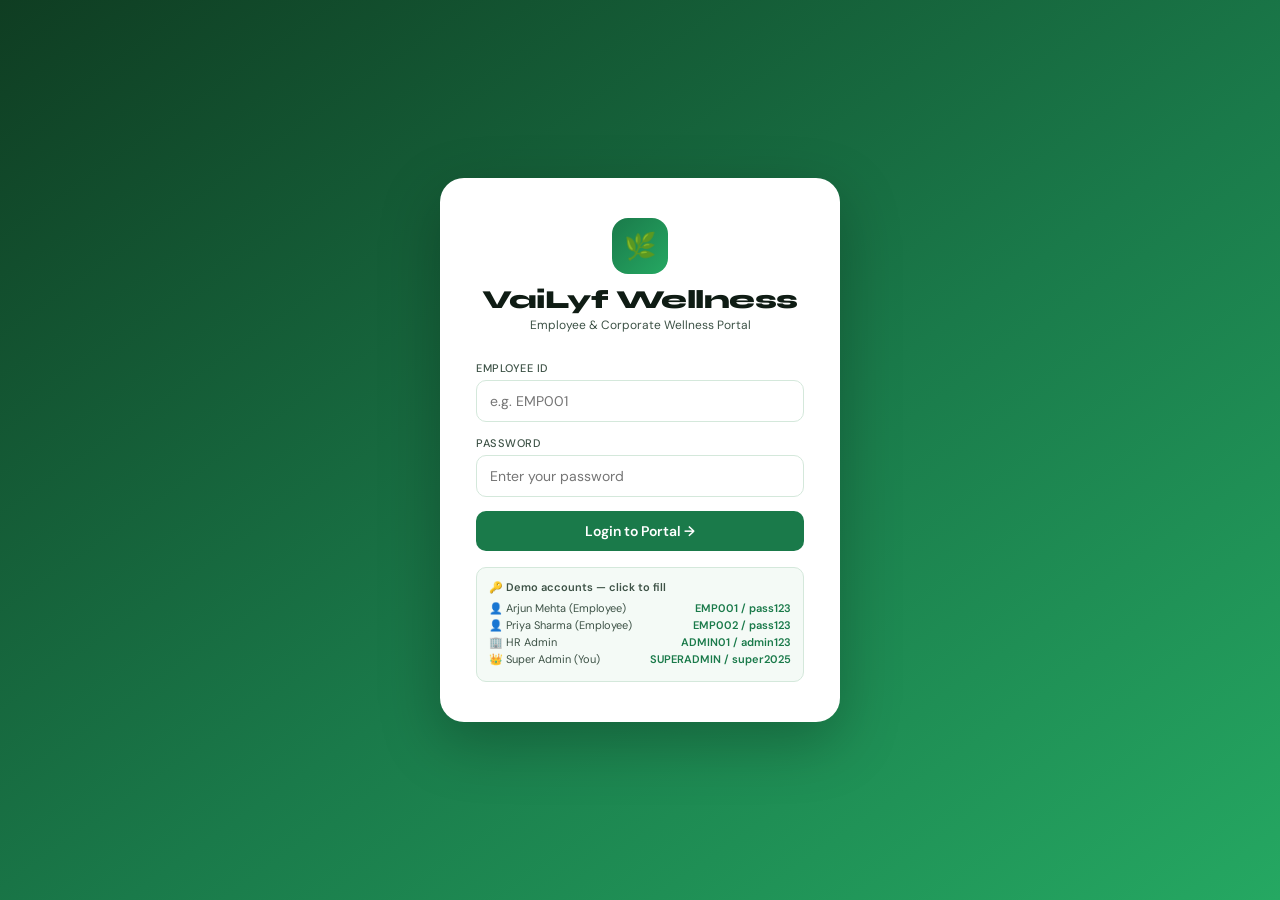
<file: index.html>
<!DOCTYPE html>
<html lang="en">
<head>
<meta charset="UTF-8">
<meta name="viewport" content="width=device-width, initial-scale=1.0">
<title>VaiLyf Wellness — Portal</title>
<link href="https://fonts.googleapis.com/css2?family=Syne:wght@400;600;700;800&family=DM+Sans:wght@300;400;500&display=swap" rel="stylesheet">
<style>
:root{
  --g:#1a7a4a;--gl:#25a862;--gp:#e6f7ee;
  --am:#f5a623;--al:#fff4e0;
  --rp:#fff0f0;--rd:#e84040;
  --pu:#7c3aed;--pp:#f3eeff;
  --ink:#0f1c14;--is:#3d5246;
  --bd:#d4e8db;--sf:#f4faf6;--wh:#ffffff;
  --r:14px;--sh:0 2px 16px rgba(26,122,74,.08);
}
*{box-sizing:border-box;margin:0;padding:0;}
body{font-family:'DM Sans',sans-serif;background:var(--sf);color:var(--ink);min-height:100vh;}
.screen{display:none;min-height:100vh;}
.screen.active{display:flex;flex-direction:column;}

/* ── LOGIN ── */
#ls{background:linear-gradient(145deg,#0f3d22,#1a7a4a 55%,#25a862);align-items:center;justify-content:center;padding:24px;}
.lcard{background:var(--wh);border-radius:24px;padding:40px 36px;width:100%;max-width:400px;box-shadow:0 20px 60px rgba(0,0,0,.25);}
.brand{text-align:center;margin-bottom:28px;}
.blogo{width:56px;height:56px;background:linear-gradient(135deg,var(--g),var(--gl));border-radius:16px;display:inline-flex;align-items:center;justify-content:center;font-size:26px;margin-bottom:10px;}
.brand h1{font-family:'Syne',sans-serif;font-size:26px;font-weight:800;letter-spacing:-.5px;}
.brand p{font-size:12px;color:var(--is);margin-top:2px;}
.fg{margin-bottom:14px;}
.fg label{display:block;font-size:11px;font-weight:500;color:var(--is);margin-bottom:5px;text-transform:uppercase;letter-spacing:.5px;}
.fg input,.fg select,.fg textarea{width:100%;padding:11px 13px;border:1.5px solid var(--bd);border-radius:10px;font-family:'DM Sans',sans-serif;font-size:14px;color:var(--ink);background:var(--wh);outline:none;transition:border .2s;}
.fg input:focus,.fg select:focus,.fg textarea:focus{border-color:var(--g);}
.btn{display:inline-flex;align-items:center;justify-content:center;gap:7px;padding:11px 18px;border:none;border-radius:10px;font-family:'DM Sans',sans-serif;font-size:13px;font-weight:500;cursor:pointer;transition:all .18s;white-space:nowrap;}
.bp{background:var(--g);color:#fff;font-size:14px;font-weight:600;}
.bp:hover{background:#155f39;transform:translateY(-1px);box-shadow:0 4px 16px rgba(26,122,74,.3);}
.bp:disabled{background:#aaa;transform:none;box-shadow:none;cursor:not-allowed;}
.bs{background:var(--gp);color:var(--g);font-weight:600;}
.bs:hover{background:#d0f0df;}
.bo{background:transparent;color:var(--g);border:1.5px solid var(--bd);}
.bo:hover{border-color:var(--g);background:var(--gp);}
.bsm{padding:7px 12px;font-size:12px;border-radius:8px;}
.bda{background:#fff0f0;color:var(--rd);border:1.5px solid #fdd;}
.bda:hover{background:#ffe0e0;}
.bpu{background:var(--pp);color:var(--pu);font-weight:600;}
.bpu:hover{background:#ede5ff;}
.wfull{width:100%;}
.err{background:#fff0f0;color:var(--rd);font-size:13px;padding:10px 14px;border-radius:8px;margin-bottom:12px;display:none;}
.demo-box{margin-top:16px;padding:12px;background:var(--sf);border-radius:10px;border:1px solid var(--bd);}
.demo-box p{font-size:11px;color:var(--is);margin-bottom:7px;font-weight:600;}
.du{display:flex;justify-content:space-between;align-items:center;font-size:11px;color:var(--is);margin-bottom:3px;}
.du span{color:var(--g);cursor:pointer;font-weight:600;}

/* ── TOPBAR ── */
.topbar{background:var(--wh);border-bottom:1px solid var(--bd);padding:0 20px;height:58px;display:flex;align-items:center;justify-content:space-between;position:sticky;top:0;z-index:100;}
.tb-brand{display:flex;align-items:center;gap:9px;}
.tb-logo{width:30px;height:30px;background:linear-gradient(135deg,var(--g),var(--gl));border-radius:7px;display:flex;align-items:center;justify-content:center;font-size:15px;}
.tb-brand span{font-family:'Syne',sans-serif;font-weight:800;font-size:16px;}
.tb-right{display:flex;align-items:center;gap:10px;}
.av{width:32px;height:32px;background:var(--gp);border:2px solid var(--gl);border-radius:50%;display:flex;align-items:center;justify-content:center;font-size:12px;font-weight:700;color:var(--g);cursor:pointer;}
.av.su{background:var(--pp);border-color:var(--pu);color:var(--pu);}
.lgout{font-size:12px;color:var(--is);background:none;border:1px solid var(--bd);border-radius:7px;padding:4px 10px;cursor:pointer;font-family:'DM Sans',sans-serif;}
.lgout:hover{color:var(--rd);border-color:#fcc;}

/* ── NAV ── */
.nav-tabs{background:var(--wh);border-bottom:1px solid var(--bd);display:flex;overflow-x:auto;scrollbar-width:none;padding:0 14px;}
.nav-tabs::-webkit-scrollbar{display:none;}
.ntab{padding:11px 14px;border:none;background:none;font-family:'DM Sans',sans-serif;font-size:12px;font-weight:500;color:var(--is);cursor:pointer;white-space:nowrap;border-bottom:2.5px solid transparent;transition:all .15s;display:flex;align-items:center;gap:5px;}
.ntab:hover{color:var(--g);}
.ntab.active{color:var(--g);border-bottom-color:var(--g);font-weight:600;}
.ntab.su-tab{color:var(--pu);}
.ntab.su-tab.active{border-bottom-color:var(--pu);}

/* ── LAYOUT ── */
.mc{flex:1;padding:18px;max-width:960px;margin:0 auto;width:100%;}
.tp{display:none;}
.tp.active{display:block;}

/* ── CARDS ── */
.card{background:var(--wh);border:1px solid var(--bd);border-radius:var(--r);padding:18px;margin-bottom:14px;box-shadow:var(--sh);}
.ct{font-family:'Syne',sans-serif;font-size:14px;font-weight:700;color:var(--ink);margin-bottom:12px;display:flex;align-items:center;gap:7px;}
.sgrid{display:grid;grid-template-columns:repeat(2,1fr);gap:10px;margin-bottom:14px;}
.sgrid4{display:grid;grid-template-columns:repeat(4,1fr);gap:10px;margin-bottom:14px;}
.sc{background:var(--wh);border:1px solid var(--bd);border-radius:var(--r);padding:14px;box-shadow:var(--sh);}
.sc.g{background:var(--gp);border-color:#b6e8cc;}
.sc.am{background:var(--al);border-color:#f5d99a;}
.sc.pu{background:var(--pp);border-color:#c4a8ff;}
.sl{font-size:10px;color:var(--is);font-weight:500;text-transform:uppercase;letter-spacing:.5px;}
.sv{font-family:'Syne',sans-serif;font-size:26px;font-weight:800;color:var(--ink);margin:3px 0;}
.ss{font-size:11px;color:var(--is);}
.pbw{margin:8px 0;}
.pbl{display:flex;justify-content:space-between;font-size:11px;color:var(--is);margin-bottom:4px;}
.pb{height:7px;background:var(--bd);border-radius:4px;overflow:hidden;}
.pf{height:100%;border-radius:4px;background:linear-gradient(90deg,var(--g),var(--gl));transition:width .6s;}
.pf.am{background:linear-gradient(90deg,var(--am),#f7c06b);}
.pf.rd{background:linear-gradient(90deg,#e84040,#ff7070);}
.badge{display:inline-block;padding:2px 8px;border-radius:20px;font-size:11px;font-weight:600;}
.bg{background:var(--gp);color:var(--g);}
.ba{background:var(--al);color:#c07a00;}
.bb{background:#eef2ff;color:#3b5bdb;}
.br{background:var(--rp);color:var(--rd);}
.bpu2{background:var(--pp);color:var(--pu);}
.lgrid{display:grid;grid-template-columns:1fr 1fr;gap:10px;}
.lgrid3{display:grid;grid-template-columns:1fr 1fr 1fr;gap:10px;}
.lgrid4{display:grid;grid-template-columns:1fr 1fr 1fr 1fr;gap:10px;}
.sh{display:flex;align-items:center;justify-content:space-between;margin-bottom:12px;}
.stit{font-family:'Syne',sans-serif;font-size:16px;font-weight:700;color:var(--ink);}
.wb{background:linear-gradient(135deg,var(--g),#1e9c56);border-radius:var(--r);padding:18px;color:#fff;margin-bottom:14px;position:relative;overflow:hidden;}
.wb::after{content:'🌿';position:absolute;right:14px;top:50%;transform:translateY(-50%);font-size:44px;opacity:.3;}
.wb h2{font-family:'Syne',sans-serif;font-size:17px;font-weight:800;}
.wb p{font-size:12px;opacity:.85;margin-top:3px;}
.qa-grid{display:grid;grid-template-columns:repeat(2,1fr);gap:8px;margin-bottom:14px;}
.qa{background:var(--wh);border:1.5px solid var(--bd);border-radius:var(--r);padding:12px;cursor:pointer;text-align:center;transition:all .15s;}
.qa:hover{border-color:var(--g);background:var(--gp);transform:translateY(-1px);}
.qa .qi{font-size:22px;margin-bottom:4px;}
.qa .ql{font-size:11px;font-weight:600;color:var(--ink);}
.qa .qs{font-size:10px;color:var(--is);}
.mood-picker{display:flex;gap:7px;flex-wrap:wrap;}
.mb{padding:7px 12px;border:1.5px solid var(--bd);border-radius:20px;background:none;font-size:12px;cursor:pointer;transition:all .15s;font-family:'DM Sans',sans-serif;}
.mb:hover,.mb.sel{border-color:var(--g);background:var(--gp);color:var(--g);font-weight:500;}
.lbr{display:flex;align-items:center;gap:10px;padding:9px 0;border-bottom:1px solid var(--bd);}
.lbr:last-child{border-bottom:none;}
.lrk{width:24px;text-align:center;font-family:'Syne',sans-serif;font-weight:800;font-size:14px;color:var(--is);}
.lrk.gold{color:#d4af37;}.lrk.silver{color:#999;}.lrk.bronze{color:#cd7f32;}
.lav{width:32px;height:32px;border-radius:50%;background:var(--gp);display:flex;align-items:center;justify-content:center;font-size:12px;font-weight:700;color:var(--g);flex-shrink:0;}
.ln{flex:1;font-weight:500;font-size:13px;}
.ln small{display:block;font-size:10px;color:var(--is);font-weight:400;}
.lpt{font-family:'Syne',sans-serif;font-weight:700;color:var(--g);font-size:14px;}
.pc{border:1px solid var(--bd);border-radius:10px;overflow:hidden;margin-bottom:10px;}
.ph{padding:12px 14px;display:flex;align-items:center;gap:10px;background:var(--wh);}
.pico{font-size:26px;}
.pi{flex:1;}
.pt{font-weight:600;font-size:14px;color:var(--ink);}
.pm{font-size:11px;color:var(--is);margin-top:1px;}
.pb2{padding:10px 14px;background:var(--sf);border-top:1px solid var(--bd);font-size:12px;color:var(--is);line-height:1.6;}
.prof-hdr{background:linear-gradient(135deg,var(--g),var(--gl));border-radius:var(--r);padding:20px;color:#fff;margin-bottom:14px;display:flex;align-items:center;gap:14px;}
.pav{width:56px;height:56px;border-radius:50%;background:rgba(255,255,255,.25);border:3px solid rgba(255,255,255,.5);display:flex;align-items:center;justify-content:center;font-size:20px;font-weight:800;font-family:'Syne',sans-serif;flex-shrink:0;}
.pi2 h2{font-family:'Syne',sans-serif;font-size:19px;font-weight:800;}
.pi2 p{font-size:12px;opacity:.85;margin-top:2px;}
.pb3{display:flex;gap:5px;flex-wrap:wrap;margin-top:6px;}
.pb4{background:rgba(255,255,255,.2);border:1px solid rgba(255,255,255,.35);border-radius:20px;padding:2px 9px;font-size:10px;font-weight:600;}
.mgrid{display:grid;grid-template-columns:repeat(3,1fr);gap:8px;margin-bottom:14px;}
.mc2{background:var(--wh);border:1px solid var(--bd);border-radius:10px;padding:10px;text-align:center;}
.mc2 .v{font-family:'Syne',sans-serif;font-weight:700;font-size:19px;color:var(--g);}
.mc2 .l{font-size:10px;color:var(--is);margin-top:1px;}
.ni{display:flex;gap:10px;padding:10px 0;border-bottom:1px solid var(--bd);}
.ni:last-child{border-bottom:none;}
.nd{width:7px;height:7px;border-radius:50%;background:var(--am);margin-top:5px;flex-shrink:0;}
.nd.read{background:var(--bd);}
.nt{font-size:12px;color:var(--ink);line-height:1.5;}
.ntm{font-size:10px;color:var(--is);margin-top:2px;}
.alg{background:#fff8e6;border:1px solid #f5d99a;border-radius:8px;padding:9px 12px;font-size:11px;color:#8a6400;display:flex;align-items:center;gap:7px;margin-bottom:12px;}
.loading{text-align:center;padding:24px;color:var(--is);font-size:13px;}
.spin{display:inline-block;width:18px;height:18px;border:2px solid var(--bd);border-top-color:var(--g);border-radius:50%;animation:spin .7s linear infinite;margin-right:6px;vertical-align:middle;}
@keyframes spin{to{transform:rotate(360deg);}}
.already{background:var(--gp);border:1px solid #b6e8cc;border-radius:8px;padding:12px;text-align:center;font-size:13px;color:var(--g);font-weight:600;margin-bottom:14px;}

/* ── MODAL ── */
.modal{position:fixed;inset:0;background:rgba(0,0,0,.5);z-index:300;display:none;align-items:flex-end;justify-content:center;}
.modal.open{display:flex;}
.msheet{background:var(--wh);border-radius:20px 20px 0 0;padding:22px;width:100%;max-width:600px;max-height:90vh;overflow-y:auto;}
.mhandle{width:34px;height:4px;background:var(--bd);border-radius:2px;margin:0 auto 14px;}
.mtit{font-family:'Syne',sans-serif;font-size:16px;font-weight:700;margin-bottom:14px;}
.mclose{float:right;background:none;border:none;font-size:18px;cursor:pointer;color:var(--is);padding:0 4px;}

/* ── TOAST ── */
.toast{position:fixed;bottom:22px;left:50%;transform:translateX(-50%) translateY(80px);background:var(--ink);color:#fff;padding:11px 18px;border-radius:50px;font-size:12px;font-weight:500;z-index:999;transition:transform .3s;white-space:nowrap;}
.toast.show{transform:translateX(-50%) translateY(0);}

/* ── SUPERADMIN ── */
.sa-sidebar{display:grid;grid-template-columns:200px 1fr;gap:0;min-height:calc(100vh - 120px);}
.sa-nav{background:var(--wh);border-right:1px solid var(--bd);padding:12px 0;}
.sa-nav-item{display:flex;align-items:center;gap:8px;padding:10px 16px;font-size:13px;font-weight:500;color:var(--is);cursor:pointer;transition:all .15s;border-left:3px solid transparent;}
.sa-nav-item:hover{background:var(--gp);color:var(--g);}
.sa-nav-item.active{background:var(--pp);color:var(--pu);border-left-color:var(--pu);font-weight:600;}
.sa-content{padding:18px;overflow-y:auto;}
.sa-panel{display:none;}
.sa-panel.active{display:block;}
.table-wrap{overflow-x:auto;border-radius:10px;border:1px solid var(--bd);}
table{width:100%;border-collapse:collapse;font-size:12px;}
th{background:var(--sf);padding:9px 12px;text-align:left;font-weight:600;color:var(--is);border-bottom:1px solid var(--bd);white-space:nowrap;}
td{padding:9px 12px;border-bottom:1px solid var(--bd);color:var(--ink);vertical-align:middle;}
tr:last-child td{border-bottom:none;}
tr:hover td{background:#f9fffe;}
.tag{display:inline-block;padding:2px 7px;border-radius:20px;font-size:10px;font-weight:600;}
.tag-g{background:var(--gp);color:var(--g);}
.tag-r{background:var(--rp);color:var(--rd);}
.tag-a{background:var(--al);color:#c07a00;}
.tag-b{background:#eef2ff;color:#3b5bdb;}
.tag-pu{background:var(--pp);color:var(--pu);}
.flex-gap{display:flex;gap:6px;flex-wrap:wrap;}
.chart-bar-wrap{display:flex;flex-direction:column;gap:8px;}
.chart-bar-row{display:flex;align-items:center;gap:10px;font-size:12px;}
.chart-bar-label{width:110px;color:var(--is);text-align:right;flex-shrink:0;}
.chart-bar-track{flex:1;height:18px;background:var(--sf);border-radius:4px;overflow:hidden;position:relative;}
.chart-bar-fill{height:100%;border-radius:4px;background:linear-gradient(90deg,var(--g),var(--gl));transition:width .8s;}
.chart-bar-val{width:40px;font-weight:600;color:var(--g);font-size:11px;}
.prog-chart{display:flex;flex-direction:column;gap:6px;}
.prog-row{display:flex;align-items:center;gap:8px;font-size:11px;}
.prog-date{width:70px;color:var(--is);flex-shrink:0;}
.prog-val{width:50px;font-weight:600;color:var(--g);}
.prog-bar-t{flex:1;height:14px;background:var(--sf);border-radius:3px;overflow:hidden;}
.prog-bar-f{height:100%;border-radius:3px;background:linear-gradient(90deg,var(--am),#f7c06b);}
.divider{border:none;border-top:1px solid var(--bd);margin:14px 0;}
.info-row{display:flex;justify-content:space-between;padding:6px 0;border-bottom:1px solid var(--bd);font-size:13px;}
.info-row:last-child{border-bottom:none;}
.info-row .lbl{color:var(--is);}
.info-row .val{font-weight:500;}

@media(max-width:700px){
  .sa-sidebar{grid-template-columns:1fr;}
  .sa-nav{display:flex;overflow-x:auto;padding:8px;gap:4px;border-right:none;border-bottom:1px solid var(--bd);}
  .sa-nav-item{border-left:none;border-bottom:3px solid transparent;padding:8px 12px;border-radius:8px;white-space:nowrap;}
  .sa-nav-item.active{border-bottom-color:var(--pu);border-left:none;}
  .sgrid4{grid-template-columns:repeat(2,1fr);}
  .lgrid3,.lgrid4{grid-template-columns:1fr 1fr;}
}
</style>
</head>
<body>

<!-- SUPABASE -->
<script>
const SB='https://flwuydljrqeaoxwjfejv.supabase.co';
const SK='eyJhbGciOiJIUzI1NiIsInR5cCI6IkpXVCJ9.eyJpc3MiOiJzdXBhYmFzZSIsInJlZiI6ImZsd3V5ZGxqcnFlYW94d2pmZWp2Iiwicm9sZSI6ImFub24iLCJpYXQiOjE3NzYzNTMzOTAsImV4cCI6MjA5MTkyOTM5MH0.9wgDEE3DQcFnMa-w0BBcf6jVs3YXlk3McSh20OOYGvA';
const H={apikey:SK,Authorization:`Bearer ${SK}`,'Content-Type':'application/json',Accept:'application/json'};
async function sq(table,filters={},order='',limit=''){
  let u=`${SB}/rest/v1/${table}?`;
  for(const[k,v]of Object.entries(filters))u+=`${k}=eq.${encodeURIComponent(v)}&`;
  if(order)u+=`order=${order}&`;
  if(limit)u+=`limit=${limit}&`;
  const r=await fetch(u,{headers:H});return r.json();
}
async function si(table,data){
  const r=await fetch(`${SB}/rest/v1/${table}`,{method:'POST',headers:{...H,Prefer:'return=representation'},body:JSON.stringify(data)});
  return r.json();
}
async function su2(table,data,filters={}){
  let u=`${SB}/rest/v1/${table}?`;
  for(const[k,v]of Object.entries(filters))u+=`${k}=eq.${encodeURIComponent(v)}&`;
  const r=await fetch(u,{method:'PATCH',headers:{...H,Prefer:'return=representation'},body:JSON.stringify(data)});
  return r.json();
}
async function sd(table,filters={}){
  let u=`${SB}/rest/v1/${table}?`;
  for(const[k,v]of Object.entries(filters))u+=`${k}=eq.${encodeURIComponent(v)}&`;
  const r=await fetch(u,{method:'DELETE',headers:H});return r.ok;
}
async function sraw(path,opts={}){
  const r=await fetch(`${SB}/rest/v1/${path}`,{headers:H,...opts});
  return r.json();
}
</script>

<!-- ═══ LOGIN ═══ -->
<div id="ls" class="screen active">
  <div class="lcard">
    <div class="brand">
      <div class="blogo">🌿</div>
      <h1>VaiLyf Wellness</h1>
      <p>Employee &amp; Corporate Wellness Portal</p>
    </div>
    <div id="errMsg" class="err">❌ Invalid Employee ID or Password</div>
    <div class="fg"><label>Employee ID</label><input id="lid" placeholder="e.g. EMP001" autocomplete="username"/></div>
    <div class="fg"><label>Password</label><input type="password" id="lpw" placeholder="Enter your password" autocomplete="current-password"/></div>
    <button class="btn bp wfull" id="lbtn" onclick="doLogin()">Login to Portal →</button>
    <div class="demo-box">
      <p>🔑 Demo accounts — click to fill</p>
      <div class="du">👤 Arjun Mehta (Employee) <span onclick="fd('EMP001','pass123')">EMP001 / pass123</span></div>
      <div class="du">👤 Priya Sharma (Employee) <span onclick="fd('EMP002','pass123')">EMP002 / pass123</span></div>
      <div class="du">🏢 HR Admin <span onclick="fd('ADMIN01','admin123')">ADMIN01 / admin123</span></div>
      <div class="du">👑 Super Admin (You) <span onclick="fd('SUPERADMIN','super2025')">SUPERADMIN / super2025</span></div>
    </div>
  </div>
</div>

<!-- ═══ APP ═══ -->
<div id="as" class="screen">
  <div class="topbar">
    <div class="tb-brand">
      <div class="tb-logo">🌿</div>
      <span>VaiLyf</span>
    </div>
    <div class="tb-right">
      <div id="topAv" class="av" onclick="showTab('profile')">--</div>
      <button class="lgout" onclick="doLogout()">Logout</button>
    </div>
  </div>
  <div class="nav-tabs" id="navTabs">
    <button class="ntab active" data-tab="home"        onclick="showTab('home')">🏠 Home</button>
    <button class="ntab"        data-tab="log"         onclick="showTab('log')">📋 Daily Log</button>
    <button class="ntab"        data-tab="challenges"  onclick="showTab('challenges')">🏆 Challenges</button>
    <button class="ntab"        data-tab="programs"    onclick="showTab('programs')">📦 Programs</button>
    <button class="ntab"        data-tab="leaderboard" onclick="showTab('leaderboard')">🥇 Leaderboard</button>
    <button class="ntab"        data-tab="notif"       onclick="showTab('notif')">🔔 Updates</button>
    <button class="ntab"        data-tab="body"        onclick="showTab('body')">📏 Body Tracker</button>
    <button class="ntab"        data-tab="profile"     onclick="showTab('profile')">👤 Profile</button>
    <button class="ntab"        data-tab="hradmin"     onclick="showTab('hradmin')" id="hrTab" style="display:none">⚙️ HR Admin</button>
    <button class="ntab su-tab" data-tab="superadmin"  onclick="showTab('superadmin')" id="saTab" style="display:none">👑 Super Admin</button>
  </div>
  <div class="mc">

    <!-- HOME -->
    <div id="tab-home" class="tp active">
      <div class="wb"><h2 id="wMsg">Loading…</h2><p id="wSub">Welcome back!</p></div>
      <div class="sgrid">
        <div class="sc g"><div class="sl">Wellness Score</div><div class="sv" id="hScore">–</div><div class="ss">Your health index</div></div>
        <div class="sc am"><div class="sl">Streak</div><div class="sv" id="hStreak">–</div><div class="ss">Consecutive days 🔥</div></div>
        <div class="sc"><div class="sl">Total Points</div><div class="sv" id="hPts">–</div><div class="ss">All-time earned</div></div>
        <div class="sc"><div class="sl">Logs This Month</div><div class="sv" id="hLogs">–</div><div class="ss">Days tracked</div></div>
      </div>
      <div class="qa-grid">
        <div class="qa" onclick="showTab('log')"><div class="qi">📋</div><div class="ql">Log Today</div><div class="qs">Meals, water, mood</div></div>
        <div class="qa" onclick="showTab('body')"><div class="qi">📏</div><div class="ql">Body Tracker</div><div class="qs">Log measurements</div></div>
        <div class="qa" onclick="showTab('leaderboard')"><div class="qi">🥇</div><div class="ql">Leaderboard</div><div class="qs">See your rank</div></div>
        <div class="qa" onclick="showTab('challenges')"><div class="qi">🏆</div><div class="ql">Challenges</div><div class="qs">View active</div></div>
      </div>
      <div class="card"><div class="ct"><span>💡</span>Today's Wellness Tip</div><p id="tipTxt" style="font-size:13px;color:var(--is);line-height:1.7"></p></div>
    </div>

    <!-- DAILY LOG -->
    <div id="tab-log" class="tp">
      <div class="sh"><div class="stit">📋 Daily Wellness Log</div><span class="badge bg" id="logDate">Today</span></div>
      <div id="alrLogged" class="already" style="display:none">✅ You've already logged today! Come back tomorrow. 🌟</div>
      <div id="logForm">
        <div class="card">
          <div class="ct"><span>💧</span>Hydration</div>
          <div class="lgrid">
            <div class="fg"><label>Water Glasses</label><input type="number" id="lw" placeholder="e.g. 8" min="0" max="20"/></div>
            <div class="fg"><label>Herbalife Shake?</label>
              <select id="lsh"><option value="">Select…</option><option>Yes — Morning</option><option>Yes — Evening</option><option>Yes — Both</option><option>No</option></select>
            </div>
          </div>
        </div>
        <div class="card">
          <div class="ct"><span>🥗</span>Nutrition</div>
          <div class="lgrid">
            <div class="fg"><label>Breakfast</label><select id="lbr"><option value="">Select…</option><option>Healthy (shake/fruits)</option><option>Moderate</option><option>Skipped</option><option>Unhealthy</option></select></div>
            <div class="fg"><label>Lunch</label><select id="llu"><option value="">Select…</option><option>Healthy</option><option>Moderate</option><option>Skipped</option><option>Unhealthy</option></select></div>
          </div>
        </div>
        <div class="card">
          <div class="ct"><span>🏃</span>Activity &amp; Sleep</div>
          <div class="lgrid">
            <div class="fg"><label>Steps Today</label><input type="number" id="lst" placeholder="e.g. 7500"/></div>
            <div class="fg"><label>Sleep (Hours)</label><input type="number" id="lsl" placeholder="e.g. 7" min="0" max="12" step="0.5"/></div>
          </div>
          <div class="fg"><label>Exercise Done</label><select id="lex"><option value="">Select…</option><option>Yes — 30+ mins</option><option>Yes — Light</option><option>No — Rest day</option><option>No — Skipped</option></select></div>
        </div>
        <div class="card">
          <div class="ct"><span>😊</span>Mood &amp; Energy</div>
          <div class="fg"><label>How's your energy today?</label>
            <div class="mood-picker">
              <button class="mb" onclick="setMood(this,'😴 Exhausted')">😴 Exhausted</button>
              <button class="mb" onclick="setMood(this,'😐 Low')">😐 Low</button>
              <button class="mb" onclick="setMood(this,'😊 Good')">😊 Good</button>
              <button class="mb" onclick="setMood(this,'⚡ High Energy')">⚡ High Energy</button>
            </div>
          </div>
          <div class="fg"><label>Notes (optional)</label><textarea id="lno" rows="2" style="resize:none" placeholder="Any comments for your wellness coach…"></textarea></div>
        </div>
        <button class="btn bp wfull" id="subLogBtn" onclick="submitLog()">✅ Submit Today's Log (+20 pts)</button>
      </div>
    </div>

    <!-- CHALLENGES -->
    <div id="tab-challenges" class="tp">
      <div class="sh"><div class="stit">🏆 Challenges</div></div>
      <div id="challList"><div class="loading"><span class="spin"></span>Loading…</div></div>
    </div>

    <!-- PROGRAMS -->
    <div id="tab-programs" class="tp">
      <div class="sh"><div class="stit">📦 Your Wellness Plan</div><span class="badge bg" id="planBadge">–</span></div>
      <div class="pc"><div class="ph"><div class="pico">🥗</div><div class="pi"><div class="pt">Personalized Nutrition Plan</div><div class="pm">Updated by Coach · Week 3</div></div><span class="badge bb">Active</span></div><div class="pb2"><strong>Morning:</strong> Herbalife F1 Shake (2 scoops) + 300ml water + fruits<br><strong>Lunch:</strong> Dal + 2 rotis + salad + buttermilk<br><strong>Evening:</strong> Herbalife Herbal Tea + light snack<br><strong>Dinner:</strong> Sabzi + roti (avoid rice after 7pm)</div></div>
      <div class="pc"><div class="ph"><div class="pico">💧</div><div class="pi"><div class="pt">Hydration Program</div><div class="pm">Daily target: 3 litres</div></div><span class="badge bg">Active</span></div><div class="pb2">Start with 500ml on waking. Drink 250ml every 2 hours. Track in Daily Log.</div></div>
      <div class="pc"><div class="ph"><div class="pico">🏋️</div><div class="pi"><div class="pt">Movement Plan</div><div class="pm">5 days/week · Desk-friendly</div></div><span class="badge ba">Moderate</span></div><div class="pb2"><strong>Mon/Wed/Fri:</strong> 30-min brisk walk + 10 min stretch<br><strong>Tue/Thu:</strong> 20-min desk yoga</div></div>
      <div class="card" style="border:1.5px dashed var(--bd)"><div class="ct"><span>📞</span>Book Wellness Session</div><p style="font-size:12px;color:var(--is);margin-bottom:10px">Get a 1:1 with your wellness coach.</p><button class="btn bp" onclick="toast2('✅ Session request sent! Coach will contact you.')">Request Session</button></div>
    </div>

    <!-- LEADERBOARD -->
    <div id="tab-leaderboard" class="tp">
      <div class="sh"><div class="stit">🥇 Leaderboard</div><span class="badge ba" id="lbMon">–</span></div>
      <div id="lbList"><div class="loading"><span class="spin"></span>Loading…</div></div>
      <div class="card" style="background:var(--al);border-color:#f5d99a;margin-top:4px"><div class="ct"><span>🎁</span>Monthly Prizes</div><p style="font-size:12px;color:var(--is);line-height:1.8">🥇 <strong>₹1,000 Amazon voucher</strong><br>🥈 <strong>₹500 Swiggy credit</strong><br>🥉 <strong>₹250 gift card</strong><br>🎖️ <strong>VaiLyf wellness kit</strong> — Most improved</p></div>
    </div>

    <!-- UPDATES -->
    <div id="tab-notif" class="tp">
      <div class="stit" style="margin-bottom:12px">🔔 Updates &amp; Announcements</div>
      <div id="notifList" class="card"><div class="loading"><span class="spin"></span>Loading…</div></div>
    </div>

    <!-- BODY TRACKER -->
    <div id="tab-body" class="tp">
      <div class="sh"><div class="stit">📏 Body Progress Tracker</div></div>
      <div class="card">
        <div class="ct"><span>➕</span>Log New Measurements</div>
        <div class="lgrid3">
          <div class="fg"><label>Weight (kg)</label><input type="number" id="bwt" placeholder="e.g. 78" step="0.1"/></div>
          <div class="fg"><label>Height (cm)</label><input type="number" id="bht" placeholder="e.g. 172"/></div>
          <div class="fg"><label>Body Fat %</label><input type="number" id="bbf" placeholder="e.g. 22" step="0.1"/></div>
          <div class="fg"><label>Waist (cm)</label><input type="number" id="bwa" placeholder="e.g. 82"/></div>
          <div class="fg"><label>Chest (cm)</label><input type="number" id="bch" placeholder="e.g. 95"/></div>
          <div class="fg"><label>Hips (cm)</label><input type="number" id="bhi" placeholder="e.g. 96"/></div>
          <div class="fg"><label>BP Systolic</label><input type="number" id="bbs" placeholder="e.g. 120"/></div>
          <div class="fg"><label>BP Diastolic</label><input type="number" id="bbd" placeholder="e.g. 80"/></div>
          <div class="fg"><label>Resting HR (bpm)</label><input type="number" id="bhr" placeholder="e.g. 72"/></div>
        </div>
        <div class="fg"><label>Notes</label><textarea id="bno" rows="2" style="resize:none" placeholder="Any observations…"></textarea></div>
        <button class="btn bp" onclick="saveBody()">📏 Save Measurements</button>
      </div>
      <div class="card"><div class="ct"><span>📊</span>My Progress History</div><div id="bodyHistory"><div class="loading"><span class="spin"></span>Loading…</div></div></div>
    </div>

    <!-- PROFILE -->
    <div id="tab-profile" class="tp">
      <div class="prof-hdr">
        <div class="pav" id="profAv">--</div>
        <div class="pi2"><h2 id="profNm">–</h2><p id="profDp">–</p><div class="pb3"><span class="pb4" id="profPl">–</span><span class="pb4" id="profSt">–</span></div></div>
      </div>
      <div class="mgrid">
        <div class="mc2"><div class="v" id="pmSc">–</div><div class="l">Score</div></div>
        <div class="mc2"><div class="v" id="pmPt">–</div><div class="l">Points</div></div>
        <div class="mc2"><div class="v" id="pmRk">#–</div><div class="l">Rank</div></div>
      </div>
      <div class="card">
        <div class="ct"><span>📊</span>Body Stats</div>
        <div class="lgrid">
          <div class="fg"><label>Weight (kg)</label><input type="number" id="pw" placeholder="e.g. 75"/></div>
          <div class="fg"><label>Height (cm)</label><input type="number" id="ph" placeholder="e.g. 172"/></div>
          <div class="fg"><label>Age</label><input type="number" id="pa"/></div>
          <div class="fg"><label>Goal</label><select id="pg"><option>Weight Loss</option><option>Muscle Gain</option><option>Better Energy</option><option>Stress Management</option><option>General Wellness</option></select></div>
        </div>
        <button class="btn bs" onclick="saveProfile()">Save Stats</button>
      </div>
      <div class="card">
        <div class="ct"><span>🔒</span>Change Password</div>
        <div class="fg"><label>New Password</label><input type="password" id="np" placeholder="Min 6 characters"/></div>
        <button class="btn bo" onclick="changePw()">Update Password</button>
      </div>
    </div>

    <!-- HR ADMIN -->
    <div id="tab-hradmin" class="tp">
      <div class="alg">⚙️ <strong>HR Admin</strong> — Manage your organisation's wellness program</div>
      <div class="sh"><div class="stit">📊 Organisation Overview</div></div>
      <div id="hrStats" class="sgrid4"><div class="loading" style="grid-column:span 4"><span class="spin"></span>Loading…</div></div>
      <div class="card">
        <div class="ct"><span>📢</span>Send Announcement</div>
        <div class="fg"><label>Title</label><input id="anTit" placeholder="e.g. New wellness workshop"/></div>
        <div class="fg"><label>Message</label><textarea id="anBod" rows="2" style="resize:none" placeholder="Type announcement…"></textarea></div>
        <button class="btn bp" onclick="sendAnnounce()">Send to All Employees</button>
      </div>
      <div class="card">
        <div class="ct"><span>👤</span>Add Employee</div>
        <div class="lgrid4">
          <div class="fg"><label>Employee ID</label><input id="neId" placeholder="EMP088"/></div>
          <div class="fg"><label>Name</label><input id="neNm" placeholder="Full name"/></div>
          <div class="fg"><label>Department</label><input id="neDp" placeholder="Marketing"/></div>
          <div class="fg"><label>Plan</label><select id="nePl"><option>Basic</option><option>Premium</option><option>Executive</option></select></div>
        </div>
        <button class="btn bs" onclick="hrAddEmp()">Add Employee</button>
      </div>
      <div class="card">
        <div class="ct"><span>🏆</span>Create Challenge</div>
        <div class="lgrid">
          <div class="fg"><label>Challenge Name</label><input id="ncNm" placeholder="CEO Fitness Challenge"/></div>
          <div class="fg"><label>Description</label><input id="ncDe" placeholder="Daily activity…"/></div>
          <div class="fg"><label>Duration</label><input id="ncDu" placeholder="21 days"/></div>
          <div class="fg"><label>Prize</label><input id="ncPr" placeholder="₹1,000 voucher"/></div>
        </div>
        <button class="btn bp" onclick="hrCreateChall()">Launch Challenge</button>
      </div>
    </div>

    <!-- ══ SUPER ADMIN ══ -->
    <div id="tab-superadmin" class="tp">
      <div class="sa-sidebar">
        <!-- SA NAV -->
        <div class="sa-nav">
          <div class="sa-nav-item active" onclick="saPanel('dash')">📊 Dashboard</div>
          <div class="sa-nav-item" onclick="saPanel('orgs')">🏢 Organisations</div>
          <div class="sa-nav-item" onclick="saPanel('users')">👥 All Users</div>
          <div class="sa-nav-item" onclick="saPanel('reports')">📈 Reports</div>
          <div class="sa-nav-item" onclick="saPanel('body_reports')">📏 Body Reports</div>
          <div class="sa-nav-item" onclick="saPanel('challenges_sa')">🏆 Challenges</div>
          <div class="sa-nav-item" onclick="saPanel('announce_sa')">📢 Announcements</div>
          <div class="sa-nav-item" onclick="saPanel('reset_pw')">🔒 Reset Passwords</div>
        </div>
        <!-- SA CONTENT -->
        <div class="sa-content">

          <!-- DASHBOARD -->
          <div id="sa-dash" class="sa-panel active">
            <div class="stit" style="margin-bottom:12px">📊 Platform Overview</div>
            <div id="saDashStats" class="sgrid4"><div class="loading" style="grid-column:span 4"><span class="spin"></span>Loading…</div></div>
            <div class="card"><div class="ct"><span>🏢</span>Organisations Activity</div><div id="saOrgBar"><div class="loading"><span class="spin"></span></div></div></div>
            <div class="card"><div class="ct"><span>🔥</span>Top Performers (All Orgs)</div><div id="saTopPerf"><div class="loading"><span class="spin"></span></div></div></div>
          </div>

          <!-- ORGANISATIONS -->
          <div id="sa-orgs" class="sa-panel">
            <div class="sh"><div class="stit">🏢 Organisations</div><button class="btn bs bsm" onclick="openModal('orgModal')">+ Add Organisation</button></div>
            <div id="orgTable"><div class="loading"><span class="spin"></span>Loading…</div></div>
          </div>

          <!-- ALL USERS -->
          <div id="sa-users" class="sa-panel">
            <div class="sh">
              <div class="stit">👥 All Users</div>
              <button class="btn bs bsm" onclick="openModal('addUserModal')">+ Add User</button>
            </div>
            <div class="fg" style="margin-bottom:10px">
              <input id="userSearch" placeholder="🔍 Search by name, ID, department…" oninput="filterUsers()" style="max-width:320px"/>
            </div>
            <div id="userTable"><div class="loading"><span class="spin"></span>Loading…</div></div>
          </div>

          <!-- REPORTS -->
          <div id="sa-reports" class="sa-panel">
            <div class="stit" style="margin-bottom:12px">📈 Progress Reports</div>
            <div class="card">
              <div class="ct"><span>🔎</span>Filter</div>
              <div class="lgrid">
                <div class="fg"><label>Organisation</label><select id="rptOrg" onchange="loadReport()"><option value="">All Organisations</option></select></div>
                <div class="fg"><label>Employee (optional)</label><select id="rptEmp" onchange="loadReport()"><option value="">All Employees</option></select></div>
              </div>
            </div>
            <div id="reportOut"><div class="loading"><span class="spin"></span>Loading…</div></div>
          </div>

          <!-- BODY REPORTS -->
          <div id="sa-body_reports" class="sa-panel">
            <div class="stit" style="margin-bottom:12px">📏 Body Parameter Reports</div>
            <div class="card">
              <div class="ct"><span>🔎</span>Select Employee</div>
              <div class="lgrid">
                <div class="fg"><label>Organisation</label><select id="brOrg" onchange="loadBodyEmpList()"><option value="">All</option></select></div>
                <div class="fg"><label>Employee</label><select id="brEmp" onchange="loadBodyReport()"><option value="">Select employee…</option></select></div>
              </div>
            </div>
            <div id="bodyRptOut"></div>
            <div class="card" style="margin-top:4px">
              <div class="ct"><span>➕</span>Add Body Measurement for Employee</div>
              <div class="fg"><label>Employee ID (manual)</label><input id="brmEid" placeholder="e.g. EMP001"/></div>
              <div class="lgrid3">
                <div class="fg"><label>Weight (kg)</label><input type="number" id="brmWt" step="0.1"/></div>
                <div class="fg"><label>Body Fat %</label><input type="number" id="brmBf" step="0.1"/></div>
                <div class="fg"><label>Waist (cm)</label><input type="number" id="brmWa"/></div>
                <div class="fg"><label>BP Systolic</label><input type="number" id="brmBs"/></div>
                <div class="fg"><label>BP Diastolic</label><input type="number" id="brmBd"/></div>
                <div class="fg"><label>Resting HR</label><input type="number" id="brmHr"/></div>
              </div>
              <div class="fg"><label>Notes</label><textarea id="brmNo" rows="2" style="resize:none"></textarea></div>
              <button class="btn bp" onclick="adminAddBody()">Save Measurement</button>
            </div>
          </div>

          <!-- CHALLENGES SA -->
          <div id="sa-challenges_sa" class="sa-panel">
            <div class="sh"><div class="stit">🏆 All Challenges</div><button class="btn bs bsm" onclick="openModal('challModal')">+ New Challenge</button></div>
            <div id="saChallTable"><div class="loading"><span class="spin"></span>Loading…</div></div>
          </div>

          <!-- ANNOUNCEMENTS SA -->
          <div id="sa-announce_sa" class="sa-panel">
            <div class="sh"><div class="stit">📢 Announcements</div></div>
            <div class="card">
              <div class="ct"><span>✍️</span>New Announcement</div>
              <div class="fg"><label>Title</label><input id="saAnTit" placeholder="e.g. Platform update"/></div>
              <div class="fg"><label>Message</label><textarea id="saAnBod" rows="3" style="resize:none" placeholder="Write your message…"></textarea></div>
              <button class="btn bp" onclick="saSendAnnounce()">📢 Broadcast to All</button>
            </div>
            <div id="saAnnList"><div class="loading"><span class="spin"></span>Loading…</div></div>
          </div>

          <!-- RESET PASSWORDS -->
          <div id="sa-reset_pw" class="sa-panel">
            <div class="stit" style="margin-bottom:12px">🔒 Reset Login Credentials</div>
            <div class="card">
              <div class="ct"><span>🔍</span>Find User</div>
              <div class="lgrid">
                <div class="fg"><label>Employee ID</label><input id="rpEid" placeholder="e.g. EMP001" oninput="lookupUser()"/></div>
                <div class="fg"><label>Found User</label><input id="rpName" readonly placeholder="Will auto-fill…" style="background:var(--sf)"/></div>
              </div>
            </div>
            <div class="card">
              <div class="ct"><span>✏️</span>Change Credentials</div>
              <div class="lgrid">
                <div class="fg"><label>New Employee ID (optional)</label><input id="rpNewId" placeholder="Leave blank to keep same"/></div>
                <div class="fg"><label>New Password</label><input type="password" id="rpNewPw" placeholder="Min 6 characters"/></div>
              </div>
              <div class="fg"><label>Change Role</label>
                <select id="rpRole"><option value="">— Keep current —</option><option value="employee">Employee</option><option value="admin">HR Admin</option><option value="superadmin">Super Admin</option></select>
              </div>
              <button class="btn bp" onclick="resetCredentials()">🔒 Apply Changes</button>
            </div>
            <div class="card">
              <div class="ct"><span>⚠️</span>Delete User</div>
              <p style="font-size:12px;color:var(--is);margin-bottom:10px">Enter the Employee ID above, then click delete. This cannot be undone.</p>
              <button class="btn bda" onclick="deleteUser()">🗑️ Delete This User</button>
            </div>
          </div>

        </div><!-- /sa-content -->
      </div>
    </div>

  </div><!-- /mc -->
</div><!-- /app -->

<!-- ═══ MODALS ═══ -->
<!-- Log success -->
<div id="logModal" class="modal">
  <div class="msheet">
    <div class="mhandle"></div>
    <div style="text-align:center;padding:8px 0 16px">
      <div style="font-size:48px">🎉</div>
      <div class="mtit" style="text-align:center">Log Submitted!</div>
      <p style="font-size:13px;color:var(--is);margin-bottom:12px">You earned <strong style="color:var(--g)">+20 points</strong>!</p>
      <div style="background:var(--gp);border-radius:8px;padding:10px;margin-bottom:12px;font-size:12px;color:var(--g)" id="modalSt">–</div>
      <button class="btn bp wfull" onclick="closeModal('logModal');showTab('home')">Back to Dashboard</button>
    </div>
  </div>
</div>

<!-- Add Org -->
<div id="orgModal" class="modal">
  <div class="msheet">
    <div class="mhandle"></div>
    <button class="mclose" onclick="closeModal('orgModal')">✕</button>
    <div class="mtit">🏢 Add Organisation</div>
    <div class="fg"><label>Organisation Name</label><input id="moName" placeholder="e.g. TechCorp India"/></div>
    <div class="lgrid">
      <div class="fg"><label>City</label><input id="moCity" placeholder="Mumbai"/></div>
      <div class="fg"><label>Plan</label><select id="moPlan"><option>Basic</option><option>Premium</option><option>Enterprise</option></select></div>
    </div>
    <button class="btn bp wfull" onclick="addOrg()">Add Organisation</button>
  </div>
</div>

<!-- Add User (SA) -->
<div id="addUserModal" class="modal">
  <div class="msheet">
    <div class="mhandle"></div>
    <button class="mclose" onclick="closeModal('addUserModal')">✕</button>
    <div class="mtit">👤 Add New User</div>
    <div class="lgrid">
      <div class="fg"><label>Employee ID</label><input id="auId" placeholder="EMP099"/></div>
      <div class="fg"><label>Full Name</label><input id="auNm" placeholder="Name"/></div>
      <div class="fg"><label>Department</label><input id="auDp" placeholder="Sales"/></div>
      <div class="fg"><label>Password</label><input type="password" id="auPw" placeholder="Initial password"/></div>
    </div>
    <div class="lgrid">
      <div class="fg"><label>Role</label><select id="auRl"><option value="employee">Employee</option><option value="admin">HR Admin</option><option value="superadmin">Super Admin</option></select></div>
      <div class="fg"><label>Plan</label><select id="auPl"><option>Basic</option><option>Premium</option><option>Executive</option></select></div>
    </div>
    <div class="fg"><label>Organisation</label><select id="auOrg"><option value="">None / Super Admin</option></select></div>
    <button class="btn bp wfull" onclick="saAddUser()">Create User</button>
  </div>
</div>

<!-- Edit User -->
<div id="editUserModal" class="modal">
  <div class="msheet">
    <div class="mhandle"></div>
    <button class="mclose" onclick="closeModal('editUserModal')">✕</button>
    <div class="mtit">✏️ Edit User</div>
    <input type="hidden" id="euOldId"/>
    <div class="lgrid">
      <div class="fg"><label>Employee ID</label><input id="euId"/></div>
      <div class="fg"><label>Full Name</label><input id="euNm"/></div>
      <div class="fg"><label>Department</label><input id="euDp"/></div>
      <div class="fg"><label>Role</label><select id="euRl"><option value="employee">Employee</option><option value="admin">HR Admin</option><option value="superadmin">Super Admin</option></select></div>
      <div class="fg"><label>Plan</label><select id="euPl"><option>Basic</option><option>Premium</option><option>Executive</option></select></div>
      <div class="fg"><label>Status</label><select id="euSt"><option value="active">Active</option><option value="inactive">Inactive</option></select></div>
    </div>
    <div class="fg"><label>Organisation</label><select id="euOrg"><option value="">None</option></select></div>
    <button class="btn bp wfull" onclick="saveEditUser()">Save Changes</button>
  </div>
</div>

<!-- Create Challenge -->
<div id="challModal" class="modal">
  <div class="msheet">
    <div class="mhandle"></div>
    <button class="mclose" onclick="closeModal('challModal')">✕</button>
    <div class="mtit">🏆 New Challenge</div>
    <div class="fg"><label>Challenge Name</label><input id="cmNm" placeholder="CEO Fitness Challenge"/></div>
    <div class="fg"><label>Description</label><input id="cmDe" placeholder="Daily activities…"/></div>
    <div class="lgrid">
      <div class="fg"><label>Duration</label><input id="cmDu" placeholder="21 days"/></div>
      <div class="fg"><label>Prize</label><input id="cmPr" placeholder="₹1,000 voucher"/></div>
    </div>
    <button class="btn bp wfull" onclick="saCreateChall()">Launch Challenge</button>
  </div>
</div>

<div id="toast" class="toast"></div>

<!-- ═══ SCRIPT ═══ -->
<script>
// ── STATE ──
let CU=null, mood='', allUsers=[];
const TIPS=['💧 Drinking 500ml of water first thing boosts metabolism by up to 30%.','🥗 Eating protein at breakfast reduces cravings all day.','🚶 A 10-min walk after lunch significantly lowers blood sugar.','😴 Going to bed 30 mins earlier beats coffee for energy.','🌿 Deep breathing for 2 mins cuts cortisol by 15%.','🥤 Herbalife F1 Shake in the morning sets up your nutrition.','🏃 Desk stretches every 90 mins prevent back pain.'];

// ── HELPERS ──
const $=id=>document.getElementById(id);
function toast2(m){const t=$('toast');t.textContent=m;t.classList.add('show');setTimeout(()=>t.classList.remove('show'),3200);}
function openModal(id){$(id).classList.add('open');}
function closeModal(id){$(id).classList.remove('open');}
function showTab(tab){
  document.querySelectorAll('.tp').forEach(p=>p.classList.remove('active'));
  document.querySelectorAll('.ntab').forEach(t=>t.classList.remove('active'));
  $('tab-'+tab).classList.add('active');
  const b=document.querySelector(`[data-tab="${tab}"]`);
  if(b)b.classList.add('active');
}
function saPanel(p){
  document.querySelectorAll('.sa-panel').forEach(x=>x.classList.remove('active'));
  document.querySelectorAll('.sa-nav-item').forEach(x=>x.classList.remove('active'));
  $('sa-'+p).classList.add('active');
  event.currentTarget.classList.add('active');
  // lazy load
  if(p==='dash')loadSaDash();
  else if(p==='orgs')loadOrgs();
  else if(p==='users')loadUsers();
  else if(p==='reports')loadReportFilters();
  else if(p==='body_reports')loadBodyReportFilters();
  else if(p==='challenges_sa')loadSaChall();
  else if(p==='announce_sa')loadSaAnn();
}
function greeting(){const h=new Date().getHours();return h<12?'Good morning':h<17?'Good afternoon':'Good evening';}
function timeAgo(ts){const d=Math.floor((Date.now()-new Date(ts))/1000);if(d<60)return 'Just now';if(d<3600)return Math.floor(d/60)+'m ago';if(d<86400)return Math.floor(d/3600)+'h ago';return Math.floor(d/86400)+'d ago';}
function setMood(el,m){document.querySelectorAll('.mb').forEach(b=>b.classList.remove('sel'));el.classList.add('sel');mood=m;}
function fd(id,pw){$('lid').value=id;$('lpw').value=pw;}
function roleBadge(r){if(r==='superadmin')return '<span class="tag tag-pu">Super Admin</span>';if(r==='admin')return '<span class="tag tag-b">HR Admin</span>';return '<span class="tag tag-g">Employee</span>';}
function statusBadge(s){return s==='active'?'<span class="tag tag-g">Active</span>':'<span class="tag tag-r">Inactive</span>';}

// ── AUTH ──
async function doLogin(){
  const id=$('lid').value.trim().toUpperCase(), pw=$('lpw').value;
  const btn=$('lbtn'); btn.disabled=true; btn.textContent='Logging in…';
  $('errMsg').style.display='none';
  try{
    const rows=await sq('vailyf_employees',{employee_id:id,password:pw});
    if(rows&&rows.length>0){CU=rows[0];await startApp();}
    else{$('errMsg').style.display='block';}
  }catch(e){$('errMsg').textContent='⚠️ Connection error.';$('errMsg').style.display='block';}
  btn.disabled=false;btn.textContent='Login to Portal →';
}
async function startApp(){
  $('ls').classList.remove('active');$('as').classList.add('active');
  const u=CU, ini=u.initials||(u.name.split(' ').map(w=>w[0]).join('').slice(0,2).toUpperCase());
  $('topAv').textContent=ini;
  if(u.role==='superadmin')$('topAv').classList.add('su');
  $('wMsg').textContent=greeting()+', '+u.name.split(' ')[0]+'! 👋';
  $('wSub').textContent=u.streak>0?`You're on a ${u.streak}-day streak! 🔥`:'Start your wellness journey today!';
  $('hScore').textContent=u.wellness_score||50;
  $('hStreak').textContent=u.streak||0;
  $('hPts').textContent=u.total_points||0;
  $('tipTxt').textContent=TIPS[new Date().getDay()%TIPS.length];
  $('logDate').textContent=new Date().toLocaleDateString('en-IN',{day:'numeric',month:'short'});
  $('lbMon').textContent=new Date().toLocaleDateString('en-IN',{month:'long',year:'numeric'});
  $('planBadge').textContent=u.plan||'Basic';
  // profile
  $('profAv').textContent=ini;$('profNm').textContent=u.name;
  $('profDp').textContent=(u.department||'')+'·'+u.employee_id;
  $('profPl').textContent=(u.plan||'Basic')+' Plan';
  $('profSt').textContent=(u.streak||0)+'-day streak 🔥';
  $('pmSc').textContent=u.wellness_score||50;$('pmPt').textContent=u.total_points||0;
  if(u.weight_kg)$('pw').value=u.weight_kg;if(u.height_cm)$('ph').value=u.height_cm;if(u.age)$('pa').value=u.age;if(u.goal)$('pg').value=u.goal;
  // role gating
  if(u.role==='admin'||u.role==='superadmin')$('hrTab').style.display='flex';
  if(u.role==='superadmin'){$('saTab').style.display='flex';loadSaDash();}
  // async loads
  loadMonthLogs();checkTodayLog();loadLeaderboard();loadChallenges();loadAnnouncements();loadBodyHistory();
}
function doLogout(){CU=null;$('as').classList.remove('active');$('ls').classList.add('active');$('lid').value='';$('lpw').value='';showTab('home');$('hrTab').style.display='none';$('saTab').style.display='none';$('topAv').classList.remove('su');}

// ── DATA LOADS ──
async function loadMonthLogs(){
  try{const fd=new Date(new Date().getFullYear(),new Date().getMonth(),1).toISOString().split('T')[0];
  const r=await fetch(`${SB}/rest/v1/vailyf_daily_logs?employee_id=eq.${CU.employee_id}&log_date=gte.${fd}&select=id`,{headers:H});
  const l=await r.json();$('hLogs').textContent=Array.isArray(l)?l.length:0;}catch(e){$('hLogs').textContent='–';}
}
async function checkTodayLog(){
  try{const t=new Date().toISOString().split('T')[0];
  const r=await sq('vailyf_daily_logs',{employee_id:CU.employee_id,log_date:t});
  if(r&&r.length>0){$('alrLogged').style.display='block';$('logForm').style.display='none';}
  else{$('alrLogged').style.display='none';$('logForm').style.display='block';}}catch(e){}
}
async function loadLeaderboard(){
  try{const r=await fetch(`${SB}/rest/v1/vailyf_employees?role=eq.employee&select=name,initials,department,total_points,streak&order=total_points.desc&limit=10`,{headers:H});
  const rows=await r.json();
  const medals=['🥇','🥈','🥉'];const rc=['gold','silver','bronze'];
  let html='',rank='–';
  rows.forEach((row,i)=>{
    const self=row.name===CU.name;
    const ini=row.initials||row.name.split(' ').map(w=>w[0]).join('').slice(0,2).toUpperCase();
    if(self)rank='#'+(i+1);
    html+=`<div class="lbr" ${self?'style="background:var(--gp);border-radius:8px;padding:9px 7px;"':''}>
      <div class="lrk ${rc[i]||''}">${medals[i]||(i+1)}</div>
      <div class="lav" ${self?'style="background:var(--g);color:#fff"':''}>${ini}</div>
      <div class="ln">${self?'<strong>You ('+row.name.split(' ')[0]+')</strong>':row.name}<small>${row.department||''} ${row.streak>0?'· '+row.streak+'d 🔥':''}</small></div>
      <div class="lpt" ${self?'style="color:var(--g)"':''}>${row.total_points||0}</div>
    </div>`;
  });
  $('lbList').innerHTML=`<div class="card">${html}</div>`;$('pmRk').textContent=rank;}catch(e){$('lbList').innerHTML='<div class="card"><p style="font-size:12px;color:var(--is)">Could not load.</p></div>';}
}
async function loadChallenges(){
  try{const r=await fetch(`${SB}/rest/v1/vailyf_challenges?order=created_at.desc`,{headers:H});
  const rows=await r.json();
  const pr=await fetch(`${SB}/rest/v1/vailyf_challenge_participants?employee_id=eq.${CU.employee_id}&select=challenge_id`,{headers:H});
  const parts=await pr.json();
  const joined=new Set((parts||[]).map(p=>p.challenge_id));
  const icons=['🥤','📏','🏢','💪','🌟'];const ic=['g','a','b','g','a'];
  let html='<div class="card"><div class="ct"><span>📅</span>All Challenges</div>';
  (rows||[]).forEach((c,i)=>{
    const isJ=joined.has(c.id);
    const sb=c.status==='active'?'<span class="badge bg">Active</span>':c.status==='upcoming'?'<span class="badge ba">Upcoming</span>':'<span class="badge" style="background:#f0f0f0;color:#666">Ended</span>';
    html+=`<div style="display:flex;align-items:flex-start;gap:12px;padding:12px 0;border-bottom:1px solid var(--bd)">
      <div style="width:36px;height:36px;border-radius:9px;display:flex;align-items:center;justify-content:center;font-size:18px;flex-shrink:0;background:var(--${ic[i%5]==='g'?'gp':ic[i%5]==='a'?'al':'pp'})">${icons[i%5]}</div>
      <div style="flex:1"><div style="font-weight:600;font-size:13px">${c.name}</div><div style="font-size:11px;color:var(--is);margin-top:1px">${c.description||''}</div><div style="font-size:10px;color:var(--g);font-weight:600;margin-top:3px">${c.prize?'🎁 '+c.prize:''} ${c.duration?'· '+c.duration:''}</div></div>
      ${isJ?'<span class="badge bg">Joined ✓</span>':c.status==='active'?`<button class="btn bs bsm" onclick="joinChall('${c.id}','${c.name}',this)">Join</button>`:'<button class="btn bo bsm" onclick="toast2(\'🔔 We\'ll notify you!\')">Notify Me</button>'}
    </div>`;
  });
  html+='</div>';$('challList').innerHTML=html;}catch(e){$('challList').innerHTML='<div class="card"><p style="font-size:12px;color:var(--is)">Could not load.</p></div>';}
}
async function loadAnnouncements(){
  try{const r=await fetch(`${SB}/rest/v1/vailyf_announcements?order=created_at.desc&limit=10`,{headers:H});
  const rows=await r.json();
  let html='';
  (rows||[]).forEach((a,i)=>{html+=`<div class="ni"><div class="nd ${i>1?'read':''}"></div><div><div class="nt"><strong>${a.title}</strong><br>${a.body}</div><div class="ntm">${timeAgo(a.created_at)}</div></div></div>`;});
  $('notifList').innerHTML=html||'<p style="font-size:12px;color:var(--is)">No announcements yet.</p>';}catch(e){}
}
async function loadBodyHistory(){
  try{const r=await fetch(`${SB}/rest/v1/vailyf_body_params?employee_id=eq.${CU.employee_id}&order=recorded_date.desc&limit=10`,{headers:H});
  const rows=await r.json();
  if(!rows||!rows.length){$('bodyHistory').innerHTML='<p style="font-size:12px;color:var(--is)">No measurements yet. Log your first one above!</p>';return;}
  let html='<div class="table-wrap"><table><thead><tr><th>Date</th><th>Weight</th><th>BMI</th><th>Body Fat</th><th>Waist</th><th>BP</th><th>HR</th></tr></thead><tbody>';
  rows.forEach(r=>{html+=`<tr><td>${r.recorded_date}</td><td>${r.weight_kg||'–'}</td><td>${r.bmi||'–'}</td><td>${r.body_fat_pct||'–'}%</td><td>${r.waist_cm||'–'}</td><td>${r.bp_systolic?r.bp_systolic+'/'+r.bp_diastolic:'–'}</td><td>${r.resting_hr||'–'}</td></tr>`;});
  html+='</tbody></table></div>';
  // progress bars for latest vs first
  if(rows.length>1){
    const latest=rows[0], first=rows[rows.length-1];
    const wChange=first.weight_kg?(((first.weight_kg-latest.weight_kg)/first.weight_kg)*100).toFixed(1):0;
    html+=`<div style="margin-top:12px;padding:12px;background:var(--gp);border-radius:8px;font-size:12px;color:var(--g)">
      📉 Weight change: <strong>${wChange>0?'-'+wChange:'+'+(Math.abs(wChange))}% since first entry</strong> (${first.weight_kg}kg → ${latest.weight_kg}kg)
    </div>`;
  }
  $('bodyHistory').innerHTML=html;}catch(e){$('bodyHistory').innerHTML='<p style="font-size:12px;color:var(--is)">Error loading.</p>';}
}

// ── ACTIONS ──
async function submitLog(){
  const btn=$('subLogBtn'); btn.disabled=true; btn.textContent='Saving…';
  try{
    const today=new Date().toISOString().split('T')[0];
    await si('vailyf_daily_logs',{employee_id:CU.employee_id,log_date:today,water_glasses:parseInt($('lw').value)||null,shake_taken:$('lsh').value||null,breakfast:$('lbr').value||null,lunch:$('llu').value||null,steps:parseInt($('lst').value)||null,sleep_hours:parseFloat($('lsl').value)||null,exercise:$('lex').value||null,mood:mood||null,notes:$('lno').value||null,points_earned:20});
    const np=(CU.total_points||0)+20, ns=(CU.streak||0)+1, nsc=Math.min(100,(CU.wellness_score||50)+2);
    await su2('vailyf_employees',{total_points:np,streak:ns,wellness_score:nsc},{employee_id:CU.employee_id});
    CU.total_points=np;CU.streak=ns;CU.wellness_score=nsc;
    $('hPts').textContent=np;$('hStreak').textContent=ns;$('hScore').textContent=nsc;$('pmPt').textContent=np;$('pmSc').textContent=nsc;
    $('modalSt').innerHTML=`🔥 Streak: <strong>${ns} days</strong> &nbsp;·&nbsp; Total: <strong>${np} points</strong>`;
    openModal('logModal');$('alrLogged').style.display='block';$('logForm').style.display='none';
    loadLeaderboard();loadMonthLogs();
  }catch(e){toast2('⚠️ Could not save. Please try again.');}
  btn.disabled=false;btn.textContent='✅ Submit Today\'s Log (+20 pts)';
}
async function joinChall(id,name,btn){btn.disabled=true;
  try{await si('vailyf_challenge_participants',{challenge_id:id,employee_id:CU.employee_id});toast2('✅ Joined: '+name+'!');btn.outerHTML='<span class="badge bg">Joined ✓</span>';}
  catch(e){toast2('⚠️ Could not join.');btn.disabled=false;}
}
async function saveProfile(){
  try{const d={weight_kg:parseFloat($('pw').value)||null,height_cm:parseFloat($('ph').value)||null,age:parseInt($('pa').value)||null,goal:$('pg').value||null};
  await su2('vailyf_employees',d,{employee_id:CU.employee_id});Object.assign(CU,d);toast2('✅ Profile updated!');}
  catch(e){toast2('⚠️ Could not save.');}
}
async function changePw(){const np=$('np').value;if(!np||np.length<6){toast2('⚠️ Min 6 characters');return;}
  try{await su2('vailyf_employees',{password:np},{employee_id:CU.employee_id});toast2('✅ Password changed!');$('np').value='';}
  catch(e){toast2('⚠️ Could not update.');}
}
async function saveBody(){
  try{await si('vailyf_body_params',{employee_id:CU.employee_id,recorded_date:new Date().toISOString().split('T')[0],weight_kg:parseFloat($('bwt').value)||null,height_cm:parseFloat($('bht').value)||null,body_fat_pct:parseFloat($('bbf').value)||null,waist_cm:parseFloat($('bwa').value)||null,chest_cm:parseFloat($('bch').value)||null,hips_cm:parseFloat($('bhi').value)||null,bp_systolic:parseInt($('bbs').value)||null,bp_diastolic:parseInt($('bbd').value)||null,resting_hr:parseInt($('bhr').value)||null,notes:$('bno').value||null,recorded_by:CU.employee_id});
  toast2('📏 Measurements saved!');['bwt','bht','bbf','bwa','bch','bhi','bbs','bbd','bhr','bno'].forEach(i=>$(i).value='');loadBodyHistory();}
  catch(e){toast2('⚠️ Could not save.');}
}
async function sendAnnounce(){const t=$('anTit').value.trim(),b=$('anBod').value.trim();
  if(!t||!b){toast2('⚠️ Fill title and message');return;}
  try{await si('vailyf_announcements',{title:t,body:b,created_by:CU.employee_id});toast2('📢 Sent!');$('anTit').value='';$('anBod').value='';loadAnnouncements();}
  catch(e){toast2('⚠️ Error.');}
}
async function hrAddEmp(){const id=$('neId').value.trim().toUpperCase(),nm=$('neNm').value.trim();
  if(!id||!nm){toast2('⚠️ ID and Name required');return;}
  try{const ini=nm.split(' ').map(w=>w[0]).join('').slice(0,2).toUpperCase();
  await si('vailyf_employees',{employee_id:id,password:'pass123',name:nm,department:$('neDp').value,plan:$('nePl').value,role:'employee',initials:ini,wellness_score:50,streak:0,total_points:0,status:'active',org_id:CU.org_id||null});
  toast2('✅ Employee added! Default: pass123');$('neId').value='';$('neNm').value='';$('neDp').value='';}
  catch(e){toast2('⚠️ ID may already exist.');}
}
async function hrCreateChall(){const nm=$('ncNm').value.trim();if(!nm){toast2('⚠️ Name required');return;}
  try{await si('vailyf_challenges',{name:nm,description:$('ncDe').value,duration:$('ncDu').value,prize:$('ncPr').value,status:'active',start_date:new Date().toISOString().split('T')[0]});
  toast2('🏆 Challenge created!');$('ncNm').value='';$('ncDe').value='';$('ncDu').value='';$('ncPr').value='';loadChallenges();}
  catch(e){toast2('⚠️ Error.');}
}

// ── HR ADMIN STATS ──
async function loadHrStats(){
  try{const r=await fetch(`${SB}/rest/v1/vailyf_employees?role=eq.employee&select=wellness_score,status`,{headers:H});
  const e=await r.json();
  const tot=e.length, avg=tot>0?Math.round(e.reduce((s,x)=>s+(x.wellness_score||50),0)/tot):0;
  const today=new Date().toISOString().split('T')[0];
  const lr=await fetch(`${SB}/rest/v1/vailyf_daily_logs?log_date=eq.${today}&select=id`,{headers:H});
  const logs=await lr.json();
  $('hrStats').innerHTML=`
    <div class="sc g"><div class="sl">Total Employees</div><div class="sv">${tot}</div></div>
    <div class="sc am"><div class="sl">Active Today</div><div class="sv">${logs.length}</div></div>
    <div class="sc"><div class="sl">Avg. Score</div><div class="sv">${avg}</div></div>
    <div class="sc"><div class="sl">Engagement</div><div class="sv">${tot>0?Math.round(logs.length/tot*100):0}%</div></div>`;}
  catch(e){}
}

// ── SUPER ADMIN ──
async function loadSaDash(){
  try{
    const [emps,orgs,logs,challs]=await Promise.all([
      fetch(`${SB}/rest/v1/vailyf_employees?select=wellness_score,total_points,role`,{headers:H}).then(r=>r.json()),
      fetch(`${SB}/rest/v1/vailyf_organisations?select=id,name,status`,{headers:H}).then(r=>r.json()),
      fetch(`${SB}/rest/v1/vailyf_daily_logs?log_date=gte.${new Date().toISOString().split('T')[0]}&select=id`,{headers:H}).then(r=>r.json()),
      fetch(`${SB}/rest/v1/vailyf_challenges?status=eq.active&select=id`,{headers:H}).then(r=>r.json()),
    ]);
    const empOnly=emps.filter(e=>e.role==='employee');
    const avgSc=empOnly.length?Math.round(empOnly.reduce((s,e)=>s+(e.wellness_score||50),0)/empOnly.length):0;
    $('saDashStats').innerHTML=`
      <div class="sc g"><div class="sl">Total Employees</div><div class="sv">${empOnly.length}</div></div>
      <div class="sc am"><div class="sl">Organisations</div><div class="sv">${orgs.length}</div></div>
      <div class="sc"><div class="sl">Logs Today</div><div class="sv">${logs.length}</div></div>
      <div class="sc pu"><div class="sl">Active Challenges</div><div class="sv">${challs.length}</div></div>`;
    // org activity bar
    const orgEmpMap={};
    const allEmpsR=await fetch(`${SB}/rest/v1/vailyf_employees?role=eq.employee&select=org_id,total_points`,{headers:H}).then(r=>r.json());
    orgs.forEach(o=>{const oe=allEmpsR.filter(e=>e.org_id===o.id);orgEmpMap[o.name]={count:oe.length,pts:oe.reduce((s,e)=>s+(e.total_points||0),0)};});
    const maxPts=Math.max(...Object.values(orgEmpMap).map(x=>x.pts),1);
    $('saOrgBar').innerHTML=`<div class="chart-bar-wrap">${Object.entries(orgEmpMap).map(([nm,d])=>`<div class="chart-bar-row"><div class="chart-bar-label">${nm}</div><div class="chart-bar-track"><div class="chart-bar-fill" style="width:${Math.round(d.pts/maxPts*100)}%"></div></div><div class="chart-bar-val">${d.pts}pts</div></div>`).join('')}</div>`;
    // top performers
    const top=await fetch(`${SB}/rest/v1/vailyf_employees?role=eq.employee&order=total_points.desc&limit=5&select=name,initials,department,total_points,streak`,{headers:H}).then(r=>r.json());
    $('saTopPerf').innerHTML=`<div>${(top||[]).map((u,i)=>{const ini=u.initials||u.name.split(' ').map(w=>w[0]).join('').slice(0,2).toUpperCase();return`<div class="lbr"><div class="lrk ${['gold','silver','bronze'][i]||''}">${['🥇','🥈','🥉'][i]||(i+1)}</div><div class="lav">${ini}</div><div class="ln">${u.name}<small>${u.department||''} ${u.streak>0?'· '+u.streak+'d streak':''}</small></div><div class="lpt">${u.total_points||0}</div></div>`;}).join('')}</div>`;}
  catch(e){$('saDashStats').innerHTML='<p style="font-size:12px;color:var(--is);grid-column:span 4">Error loading.</p>';}
}

async function loadOrgs(){
  try{const r=await fetch(`${SB}/rest/v1/vailyf_organisations?order=created_at.desc`,{headers:H});const orgs=await r.json();
  // count employees per org
  const allE=await fetch(`${SB}/rest/v1/vailyf_employees?role=eq.employee&select=org_id`,{headers:H}).then(r=>r.json());
  const cmap={};(allE||[]).forEach(e=>{if(e.org_id)cmap[e.org_id]=(cmap[e.org_id]||0)+1;});
  $('orgTable').innerHTML=`<div class="table-wrap"><table><thead><tr><th>Organisation</th><th>City</th><th>Plan</th><th>Employees</th><th>Status</th><th>Actions</th></tr></thead><tbody>${(orgs||[]).map(o=>`<tr><td><strong>${o.name}</strong></td><td>${o.city||'–'}</td><td>${o.plan||'–'}</td><td>${cmap[o.id]||0}</td><td>${statusBadge(o.status)}</td><td class="flex-gap"><button class="btn bs bsm" onclick="toggleOrgStatus('${o.id}','${o.status}')">Toggle</button><button class="btn bda bsm" onclick="deleteOrg('${o.id}')">Delete</button></td></tr>`).join('')}</tbody></table></div>`;}
  catch(e){$('orgTable').innerHTML='<p style="font-size:12px;color:var(--is)">Error.</p>';}
}

async function loadUsers(){
  try{const r=await fetch(`${SB}/rest/v1/vailyf_employees?order=name.asc&select=employee_id,name,department,role,plan,status,total_points,streak,org_id,wellness_score`,{headers:H});allUsers=await r.json();
  const orgs=await fetch(`${SB}/rest/v1/vailyf_organisations?select=id,name`,{headers:H}).then(r=>r.json());
  const omap={};(orgs||[]).forEach(o=>omap[o.id]=o.name);
  // fill addUser org dropdown
  const sel=$('auOrg'); sel.innerHTML='<option value="">None / Super Admin</option>';
  (orgs||[]).forEach(o=>sel.innerHTML+=`<option value="${o.id}">${o.name}</option>`);
  renderUsers(allUsers,omap);}
  catch(e){$('userTable').innerHTML='<p style="font-size:12px;color:var(--is)">Error.</p>';}
}
let orgMapCache={};
function renderUsers(users,omap){
  if(omap)orgMapCache=omap;
  else omap=orgMapCache;
  $('userTable').innerHTML=`<div class="table-wrap"><table><thead><tr><th>ID</th><th>Name</th><th>Dept</th><th>Role</th><th>Plan</th><th>Org</th><th>Score</th><th>Points</th><th>Status</th><th>Actions</th></tr></thead><tbody>${users.map(u=>`<tr><td><code style="font-size:11px">${u.employee_id}</code></td><td>${u.name}</td><td>${u.department||'–'}</td><td>${roleBadge(u.role)}</td><td>${u.plan||'–'}</td><td>${u.org_id?(omap[u.org_id]||'–'):'–'}</td><td>${u.wellness_score||50}</td><td>${u.total_points||0}</td><td>${statusBadge(u.status||'active')}</td><td class="flex-gap"><button class="btn bs bsm" onclick="openEditUser('${u.employee_id}')">Edit</button><button class="btn bda bsm" onclick="quickDeleteUser('${u.employee_id}')">Del</button></td></tr>`).join('')}</tbody></table></div>`;
}
function filterUsers(){const q=$('userSearch').value.toLowerCase();renderUsers(allUsers.filter(u=>(u.employee_id+u.name+(u.department||'')).toLowerCase().includes(q)));}

async function openEditUser(eid){
  const u=allUsers.find(x=>x.employee_id===eid);if(!u)return;
  $('euOldId').value=u.employee_id;$('euId').value=u.employee_id;$('euNm').value=u.name;$('euDp').value=u.department||'';$('euRl').value=u.role;$('euPl').value=u.plan||'Basic';$('euSt').value=u.status||'active';
  const orgs=await fetch(`${SB}/rest/v1/vailyf_organisations?select=id,name`,{headers:H}).then(r=>r.json());
  $('euOrg').innerHTML='<option value="">None</option>'+(orgs||[]).map(o=>`<option value="${o.id}" ${u.org_id===o.id?'selected':''}>${o.name}</option>`).join('');
  openModal('editUserModal');
}
async function saveEditUser(){
  const old=$('euOldId').value;
  try{await su2('vailyf_employees',{employee_id:$('euId').value.trim().toUpperCase(),name:$('euNm').value.trim(),department:$('euDp').value,role:$('euRl').value,plan:$('euPl').value,status:$('euSt').value,org_id:$('euOrg').value||null},{employee_id:old});
  toast2('✅ User updated!');closeModal('editUserModal');loadUsers();}
  catch(e){toast2('⚠️ Could not update.');}
}
async function quickDeleteUser(eid){if(!confirm('Delete user '+eid+'? This cannot be undone.'))return;
  try{await sd('vailyf_employees',{employee_id:eid});toast2('🗑️ User deleted.');loadUsers();}catch(e){toast2('⚠️ Error.');}
}

async function loadReportFilters(){
  try{const orgs=await fetch(`${SB}/rest/v1/vailyf_organisations?select=id,name`,{headers:H}).then(r=>r.json());
  $('rptOrg').innerHTML='<option value="">All Organisations</option>'+(orgs||[]).map(o=>`<option value="${o.id}">${o.name}</option>`).join('');
  loadReport();}catch(e){}
}
async function loadReport(){
  try{const oid=$('rptOrg').value, eid=$('rptEmp').value;
  // populate employee dropdown if org selected
  if(oid){
    const e=await fetch(`${SB}/rest/v1/vailyf_employees?org_id=eq.${oid}&role=eq.employee&select=employee_id,name`,{headers:H}).then(r=>r.json());
    $('rptEmp').innerHTML='<option value="">All Employees</option>'+(e||[]).map(x=>`<option value="${x.employee_id}">${x.name}</option>`).join('');}
  else{$('rptEmp').innerHTML='<option value="">All Employees</option>';}
  // build report
  let url=`${SB}/rest/v1/vailyf_employees?role=eq.employee&select=employee_id,name,department,total_points,wellness_score,streak,plan`;
  if(oid)url+=`&org_id=eq.${oid}`;
  if(eid)url+=`&employee_id=eq.${eid}`;
  url+='&order=total_points.desc';
  const emps=await fetch(url,{headers:H}).then(r=>r.json());
  if(!emps||!emps.length){$('reportOut').innerHTML='<div class="card"><p style="font-size:12px;color:var(--is)">No data found.</p></div>';return;}
  // avg stats
  const avgSc=Math.round(emps.reduce((s,e)=>s+(e.wellness_score||50),0)/emps.length);
  const avgPt=Math.round(emps.reduce((s,e)=>s+(e.total_points||0),0)/emps.length);
  const maxPts=Math.max(...emps.map(e=>e.total_points||0),1);
  $('reportOut').innerHTML=`
    <div class="sgrid4" style="margin-bottom:12px">
      <div class="sc g"><div class="sl">Employees</div><div class="sv">${emps.length}</div></div>
      <div class="sc am"><div class="sl">Avg Score</div><div class="sv">${avgSc}</div></div>
      <div class="sc"><div class="sl">Avg Points</div><div class="sv">${avgPt}</div></div>
      <div class="sc pu"><div class="sl">Top Score</div><div class="sv">${Math.max(...emps.map(e=>e.wellness_score||50))}</div></div>
    </div>
    <div class="card"><div class="ct"><span>📊</span>Points Ranking</div>
      <div class="chart-bar-wrap">${emps.map(e=>`<div class="chart-bar-row"><div class="chart-bar-label" style="font-size:11px">${e.name.split(' ')[0]}</div><div class="chart-bar-track"><div class="chart-bar-fill" style="width:${Math.round((e.total_points||0)/maxPts*100)}%"></div></div><div class="chart-bar-val">${e.total_points||0}</div></div>`).join('')}
      </div>
    </div>
    <div class="card"><div class="ct"><span>📋</span>Full Employee Report</div>
    <div class="table-wrap"><table><thead><tr><th>Name</th><th>Dept</th><th>Plan</th><th>Score</th><th>Points</th><th>Streak</th></tr></thead>
    <tbody>${emps.map(e=>`<tr><td>${e.name}</td><td>${e.department||'–'}</td><td>${e.plan||'–'}</td><td>${e.wellness_score||50}</td><td>${e.total_points||0}</td><td>${e.streak||0}d 🔥</td></tr>`).join('')}</tbody></table></div></div>`;}
  catch(err){$('reportOut').innerHTML='<div class="card"><p style="font-size:12px;color:var(--is)">Error loading report.</p></div>';}
}

async function loadBodyReportFilters(){
  try{const orgs=await fetch(`${SB}/rest/v1/vailyf_organisations?select=id,name`,{headers:H}).then(r=>r.json());
  ['brOrg'].forEach(id=>{$(id).innerHTML='<option value="">All</option>'+(orgs||[]).map(o=>`<option value="${o.id}">${o.name}</option>`).join('');});
  }catch(e){}
}
async function loadBodyEmpList(){
  const oid=$('brOrg').value;
  let url=`${SB}/rest/v1/vailyf_employees?role=eq.employee&select=employee_id,name`;
  if(oid)url+=`&org_id=eq.${oid}`;
  try{const e=await fetch(url,{headers:H}).then(r=>r.json());
  $('brEmp').innerHTML='<option value="">Select employee…</option>'+(e||[]).map(x=>`<option value="${x.employee_id}">${x.name} (${x.employee_id})</option>`).join('');
  }catch(e){}
}
async function loadBodyReport(){
  const eid=$('brEmp').value;if(!eid){$('bodyRptOut').innerHTML='';return;}
  try{
    const [bps,emp]=await Promise.all([
      fetch(`${SB}/rest/v1/vailyf_body_params?employee_id=eq.${eid}&order=recorded_date.asc`,{headers:H}).then(r=>r.json()),
      fetch(`${SB}/rest/v1/vailyf_employees?employee_id=eq.${eid}&select=name,department,plan,wellness_score,total_points`,{headers:H}).then(r=>r.json())
    ]);
    const u=emp&&emp[0];
    if(!bps||!bps.length){$('bodyRptOut').innerHTML=`<div class="card"><p style="font-size:12px;color:var(--is)">No body measurements for this employee yet.</p></div>`;return;}
    const first=bps[0],latest=bps[bps.length-1];
    const wDiff=first.weight_kg&&latest.weight_kg?(first.weight_kg-latest.weight_kg).toFixed(1):null;
    const maxW=Math.max(...bps.filter(x=>x.weight_kg).map(x=>x.weight_kg),100);
    $('bodyRptOut').innerHTML=`
      <div class="card" style="background:linear-gradient(135deg,var(--g),var(--gl));color:#fff">
        <div style="font-family:'Syne',sans-serif;font-weight:800;font-size:17px;margin-bottom:4px">${u?u.name:'Employee'}</div>
        <div style="font-size:12px;opacity:.85">${u?u.department:''} · ${eid}</div>
        ${wDiff!==null?`<div style="margin-top:10px;font-size:13px;font-weight:600">${parseFloat(wDiff)>0?'📉 Lost':'📈 Gained'} <strong>${Math.abs(wDiff)} kg</strong> since first measurement</div>`:''}
      </div>
      <div class="card"><div class="ct"><span>⚖️</span>Weight Progress</div>
        <div class="prog-chart">${bps.filter(b=>b.weight_kg).map(b=>`<div class="prog-row"><div class="prog-date">${b.recorded_date}</div><div class="prog-bar-t"><div class="prog-bar-f" style="width:${Math.round(b.weight_kg/maxW*100)}%"></div></div><div class="prog-val">${b.weight_kg}kg</div></div>`).join('')}</div>
      </div>
      <div class="card"><div class="ct"><span>📋</span>Full Measurement History</div>
        <div class="table-wrap"><table><thead><tr><th>Date</th><th>Weight</th><th>BMI</th><th>Fat%</th><th>Waist</th><th>BP</th><th>HR</th><th>Notes</th></tr></thead>
        <tbody>${bps.map(b=>`<tr><td>${b.recorded_date}</td><td>${b.weight_kg||'–'}</td><td>${b.bmi||'–'}</td><td>${b.body_fat_pct||'–'}%</td><td>${b.waist_cm||'–'}</td><td>${b.bp_systolic?b.bp_systolic+'/'+b.bp_diastolic:'–'}</td><td>${b.resting_hr||'–'}</td><td style="font-size:11px;color:var(--is)">${b.notes||''}</td></tr>`).join('')}
        </tbody></table></div>
      </div>`;}
  catch(e){$('bodyRptOut').innerHTML='<div class="card"><p style="font-size:12px;color:var(--is)">Error loading.</p></div>';}
}
async function adminAddBody(){
  const eid=$('brmEid').value.trim().toUpperCase();if(!eid){toast2('⚠️ Employee ID required');return;}
  try{await si('vailyf_body_params',{employee_id:eid,recorded_date:new Date().toISOString().split('T')[0],weight_kg:parseFloat($('brmWt').value)||null,body_fat_pct:parseFloat($('brmBf').value)||null,waist_cm:parseFloat($('brmWa').value)||null,bp_systolic:parseInt($('brmBs').value)||null,bp_diastolic:parseInt($('brmBd').value)||null,resting_hr:parseInt($('brmHr').value)||null,notes:$('brmNo').value||null,recorded_by:CU.employee_id});
  toast2('📏 Saved for '+eid+'!');['brmEid','brmWt','brmBf','brmWa','brmBs','brmBd','brmHr','brmNo'].forEach(i=>$(i).value='');
  if($('brEmp').value===eid)loadBodyReport();}
  catch(e){toast2('⚠️ Error: '+e.message);}
}
async function loadSaChall(){
  try{const r=await fetch(`${SB}/rest/v1/vailyf_challenges?order=created_at.desc`,{headers:H});const rows=await r.json();
  $('saChallTable').innerHTML=`<div class="table-wrap"><table><thead><tr><th>Name</th><th>Description</th><th>Duration</th><th>Prize</th><th>Status</th><th>Actions</th></tr></thead>
  <tbody>${(rows||[]).map(c=>`<tr><td><strong>${c.name}</strong></td><td style="font-size:11px">${c.description||'–'}</td><td>${c.duration||'–'}</td><td>${c.prize||'–'}</td><td>${c.status==='active'?'<span class="tag tag-g">Active</span>':c.status==='upcoming'?'<span class="tag tag-a">Upcoming</span>':'<span class="tag">Ended</span>'}</td>
  <td class="flex-gap"><button class="btn bs bsm" onclick="toggleChall('${c.id}','${c.status}')">Toggle</button><button class="btn bda bsm" onclick="deleteChall('${c.id}')">Del</button></td></tr>`).join('')}
  </tbody></table></div>`;}catch(e){$('saChallTable').innerHTML='<p style="font-size:12px;color:var(--is)">Error.</p>';}
}
async function saCreateChall(){const nm=$('cmNm').value.trim();if(!nm){toast2('⚠️ Name required');return;}
  try{await si('vailyf_challenges',{name:nm,description:$('cmDe').value,duration:$('cmDu').value,prize:$('cmPr').value,status:'active',start_date:new Date().toISOString().split('T')[0]});
  toast2('🏆 Challenge created!');closeModal('challModal');loadSaChall();}catch(e){toast2('⚠️ Error.');}
}
async function toggleChall(id,status){
  const ns=status==='active'?'upcoming':'active';
  try{await su2('vailyf_challenges',{status:ns},{id});toast2('✅ Updated!');loadSaChall();}catch(e){toast2('⚠️ Error.');}
}
async function deleteChall(id){if(!confirm('Delete this challenge?'))return;
  try{await sd('vailyf_challenges',{id});toast2('🗑️ Deleted.');loadSaChall();}catch(e){toast2('⚠️ Error.');}
}
async function loadSaAnn(){
  try{const r=await fetch(`${SB}/rest/v1/vailyf_announcements?order=created_at.desc&limit=20`,{headers:H});const rows=await r.json();
  $('saAnnList').innerHTML=`<div class="card"><div class="ct"><span>📋</span>Recent Announcements</div>${(rows||[]).map(a=>`<div class="ni"><div class="nd"></div><div style="flex:1"><div class="nt"><strong>${a.title}</strong><br>${a.body}</div><div style="display:flex;justify-content:space-between;margin-top:2px"><span class="ntm">${timeAgo(a.created_at)} · by ${a.created_by}</span><button class="btn bda bsm" onclick="deleteAnn('${a.id}')">Del</button></div></div></div>`).join('')}</div>`;}
  catch(e){}
}
async function saSendAnnounce(){const t=$('saAnTit').value.trim(),b=$('saAnBod').value.trim();
  if(!t||!b){toast2('⚠️ Fill all fields');return;}
  try{await si('vailyf_announcements',{title:t,body:b,created_by:CU.employee_id});toast2('📢 Broadcast sent!');$('saAnTit').value='';$('saAnBod').value='';loadSaAnn();loadAnnouncements();}
  catch(e){toast2('⚠️ Error.');}
}
async function deleteAnn(id){if(!confirm('Delete this announcement?'))return;
  try{await sd('vailyf_announcements',{id});toast2('🗑️ Deleted.');loadSaAnn();}catch(e){toast2('⚠️ Error.');}
}
async function addOrg(){const nm=$('moName').value.trim();if(!nm){toast2('⚠️ Name required');return;}
  try{await si('vailyf_organisations',{name:nm,city:$('moCity').value,plan:$('moPlan').value,status:'active'});
  toast2('🏢 Organisation added!');closeModal('orgModal');$('moName').value='';$('moCity').value='';loadOrgs();}catch(e){toast2('⚠️ Error.');}
}
async function toggleOrgStatus(id,status){const ns=status==='active'?'inactive':'active';
  try{await su2('vailyf_organisations',{status:ns},{id});toast2('✅ Status updated!');loadOrgs();}catch(e){toast2('⚠️ Error.');}
}
async function deleteOrg(id){if(!confirm('Delete this organisation? Employees will be unlinked.'))return;
  try{await su2('vailyf_employees',{org_id:null},{org_id:id});await sd('vailyf_organisations',{id});toast2('🗑️ Deleted.');loadOrgs();}catch(e){toast2('⚠️ Error.');}
}
async function saAddUser(){
  const id=$('auId').value.trim().toUpperCase(),nm=$('auNm').value.trim(),pw=$('auPw').value;
  if(!id||!nm||!pw){toast2('⚠️ ID, Name, Password required');return;}
  try{const ini=nm.split(' ').map(w=>w[0]).join('').slice(0,2).toUpperCase();
  await si('vailyf_employees',{employee_id:id,password:pw,name:nm,department:$('auDp').value,role:$('auRl').value,plan:$('auPl').value,initials:ini,wellness_score:50,streak:0,total_points:0,status:'active',org_id:$('auOrg').value||null});
  toast2('✅ User created!');closeModal('addUserModal');['auId','auNm','auDp','auPw'].forEach(i=>$(i).value='');loadUsers();}
  catch(e){toast2('⚠️ ID may already exist.');}
}
async function lookupUser(){
  const eid=$('rpEid').value.trim().toUpperCase();
  if(eid.length<3){$('rpName').value='';return;}
  try{const r=await sq('vailyf_employees',{employee_id:eid});
  $('rpName').value=r&&r.length>0?r[0].name+' ('+r[0].role+')':'Not found';}catch(e){}
}
async function resetCredentials(){
  const eid=$('rpEid').value.trim().toUpperCase();const nm=$('rpName').value;
  if(!eid||nm.includes('Not found')){toast2('⚠️ Valid Employee ID required');return;}
  const updates={};
  if($('rpNewPw').value.length>=6)updates.password=$('rpNewPw').value;
  if($('rpRole').value)updates.role=$('rpRole').value;
  if($('rpNewId').value.trim())updates.employee_id=$('rpNewId').value.trim().toUpperCase();
  if(!Object.keys(updates).length){toast2('⚠️ No changes entered');return;}
  try{await su2('vailyf_employees',updates,{employee_id:eid});toast2('🔒 Credentials updated for '+eid+'!');$('rpEid').value='';$('rpName').value='';$('rpNewPw').value='';$('rpNewId').value='';$('rpRole').value='';}
  catch(e){toast2('⚠️ Error: '+e.message);}
}
async function deleteUser(){
  const eid=$('rpEid').value.trim().toUpperCase();const nm=$('rpName').value;
  if(!eid||nm.includes('Not found')){toast2('⚠️ Look up a valid user first');return;}
  if(!confirm('Permanently delete user '+eid+' ('+nm+')?\n\nThis will also delete their logs and body measurements.'))return;
  try{await sd('vailyf_daily_logs',{employee_id:eid});await sd('vailyf_body_params',{employee_id:eid});await sd('vailyf_employees',{employee_id:eid});
  toast2('🗑️ User '+eid+' deleted.');$('rpEid').value='';$('rpName').value='';}
  catch(e){toast2('⚠️ Error: '+e.message);}
}

// Load HR stats when tab opens
$('hrTab').addEventListener('click',()=>setTimeout(loadHrStats,100));
document.addEventListener('keydown',e=>{if(e.key==='Enter'&&$('ls').classList.contains('active'))doLogin();});
</script>
</body>
</html>
</file>
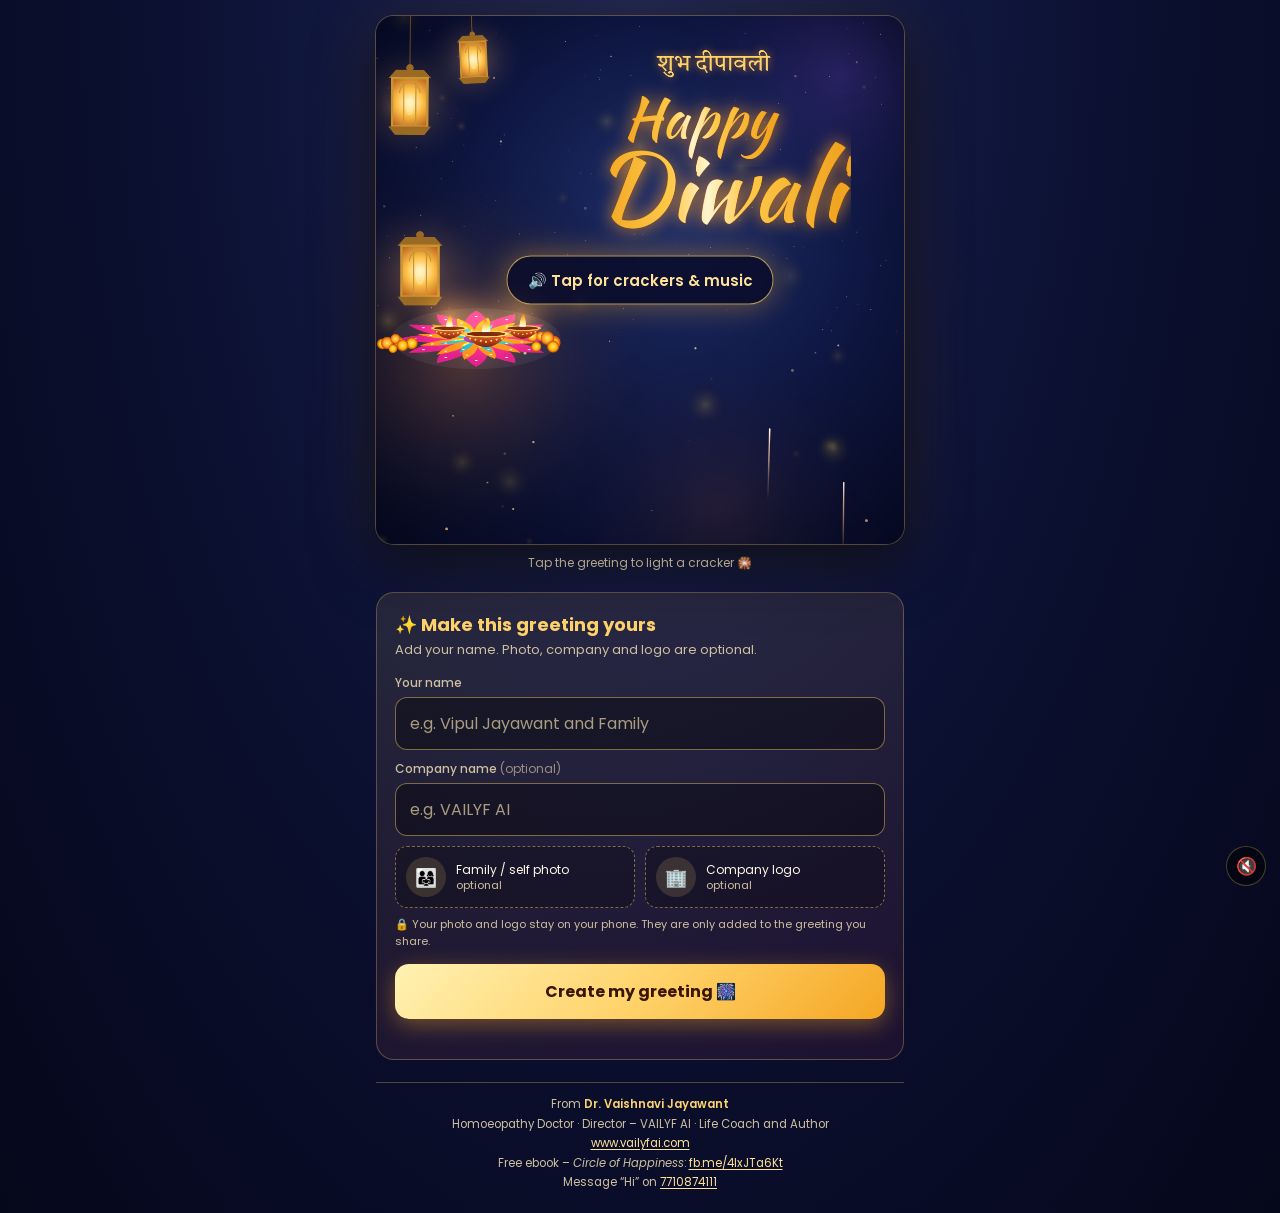
<file: diwali/index.html>
<!DOCTYPE html>
<html lang="en">
<head>
<meta charset="UTF-8">
<meta name="viewport" content="width=device-width, initial-scale=1.0, viewport-fit=cover">
<title>Happy Diwali Wishes</title>
<meta name="description" content="Someone special sent you Diwali wishes. Open to see them, then create your own with your photo and logo.">
<meta property="og:title" content="🪔 You've received special Diwali wishes!">
<meta property="og:description" content="Tap to open your Diwali greeting and create your own in seconds.">
<meta property="og:type" content="website">
<meta name="theme-color" content="#070b22">
<link rel="preconnect" href="https://fonts.googleapis.com">
<link href="https://fonts.googleapis.com/css2?family=Kaushan+Script&family=Playfair+Display:ital,wght@0,400;0,700;1,400;1,700&family=Poppins:wght@400;500;600;700&family=Tiro+Devanagari+Hindi&display=swap" rel="stylesheet">
<style>
:root{--gold:#ffd36b;--gold2:#f5a623;--ink:#fff7e6;--muted:#cdbf9f;--line:rgba(255,211,107,.28)}
*{box-sizing:border-box;margin:0;padding:0}
body{font-family:'Poppins',sans-serif;color:var(--ink);min-height:100vh;overflow-x:hidden;
  background:radial-gradient(ellipse at 50% 0%,#1a2457 0%,#0b1030 55%,#05071a 100%)}
main{max-width:560px;margin:0 auto;padding:16px 16px 20px;display:flex;flex-direction:column;align-items:center}
#card{width:100%;aspect-ratio:1/1;height:auto;display:block;border-radius:18px;
  box-shadow:0 0 0 1px var(--line),0 18px 60px rgba(0,0,0,.6),0 0 80px rgba(245,166,35,.12);cursor:pointer;touch-action:manipulation}
.tap{font-size:12px;color:var(--muted);margin:10px 0 4px;opacity:.85;text-align:center}

.panel{width:100%;margin-top:16px;padding:18px;border-radius:18px;
  background:linear-gradient(160deg,rgba(255,211,107,.10),rgba(255,79,139,.08));border:1px solid var(--line)}
.panel h2{font:700 18px 'Poppins',sans-serif;color:var(--gold);margin-bottom:2px}
.panel .sub{font-size:13px;color:var(--muted);margin-bottom:14px}
label.f{display:block;font-size:12px;font-weight:500;color:var(--muted);margin:10px 0 5px}
label.f span{opacity:.7;font-weight:400}
input[type=text]{width:100%;padding:13px 14px;border-radius:12px;border:1.5px solid rgba(255,211,107,.45);
  background:rgba(0,0,0,.35);color:#fff;font:600 16px 'Poppins',sans-serif;outline:none}
input[type=text]:focus{border-color:var(--gold)}
input::placeholder{color:#a99c80;font-weight:400}
.ups{display:grid;grid-template-columns:1fr 1fr;gap:10px;margin-top:10px}
.up{position:relative;display:flex;align-items:center;gap:10px;padding:10px;border-radius:12px;cursor:pointer;
  border:1.5px dashed rgba(255,211,107,.45);background:rgba(0,0,0,.25);min-height:62px;overflow:hidden}
.up input{position:absolute;inset:0;opacity:0;cursor:pointer}
.up .th{flex:0 0 40px;height:40px;border-radius:50%;background:rgba(255,211,107,.15) center/cover no-repeat;
  display:flex;align-items:center;justify-content:center;font-size:18px}
.up .tx{font-size:12px;line-height:1.3;color:var(--ink)}
.up .tx small{display:block;color:var(--muted);font-size:11px}
.up .x{position:absolute;top:4px;right:6px;z-index:2;display:none;background:none;border:0;color:#ffb3b3;font-size:16px;cursor:pointer}
.up.has .x{display:block}
.priv{font-size:11px;color:var(--muted);margin-top:8px}
.btn{width:100%;margin-top:14px;padding:15px;border:0;border-radius:14px;cursor:pointer;
  font:700 16px 'Poppins',sans-serif;color:#3a1500;background:linear-gradient(135deg,#fff2b3,var(--gold),var(--gold2));
  box-shadow:0 6px 22px rgba(245,166,35,.4);transition:transform .15s}
.btn:active{transform:scale(.98)}
.btn:disabled{opacity:.6}
.share{display:none}
.share.show{display:block}
.wa{color:#fff;background:#25D366;box-shadow:0 6px 24px rgba(37,211,102,.45);animation:pulse 1.8s ease-in-out infinite}
.ghost{color:var(--gold);background:transparent;border:1.5px solid rgba(255,211,107,.5);box-shadow:none;font-weight:600;font-size:14px;padding:12px}
@keyframes pulse{50%{box-shadow:0 6px 34px rgba(37,211,102,.8)}}
.hint{font-size:12px;color:var(--muted);margin-top:10px;text-align:center;min-height:1em}

footer{width:100%;margin-top:22px;padding-top:12px;border-top:1px solid var(--line);
  font-size:11.5px;line-height:1.7;color:var(--muted);text-align:center}
footer strong{color:var(--gold);font-weight:600}
footer a{color:#ffe29a;text-underline-offset:2px}
#mute{position:fixed;bottom:14px;right:14px;z-index:5;width:40px;height:40px;border-radius:50%;
  border:1px solid var(--line);background:rgba(0,0,0,.45);color:#fff;font-size:17px;cursor:pointer}
.cardwrap{position:relative;width:100%}
#soundPill{white-space:nowrap;position:absolute;left:50%;top:50%;transform:translate(-50%,-50%);padding:12px 20px;border-radius:30px;
  border:1px solid rgba(255,211,107,.7);background:rgba(10,12,40,.82);color:#ffe29a;font:600 15px 'Poppins',sans-serif;
  cursor:pointer;box-shadow:0 0 30px rgba(245,166,35,.45);animation:pulse2 1.6s ease-in-out infinite}
@keyframes pulse2{50%{box-shadow:0 0 50px rgba(245,166,35,.8)}}
@media (prefers-reduced-motion:reduce){.wa,#soundPill{animation:none}}
</style>
</head>
<body>
<button id="mute" aria-label="Sound on or off">🔇</button>
<main>
  <div class="cardwrap">
    <canvas id="card" width="1080" height="1080" aria-label="Animated Diwali greeting"></canvas>
    <button id="soundPill">🔊 Tap for crackers &amp; music</button>
  </div>
  <div class="tap">Tap the greeting to light a cracker 🎇</div>

  <section class="panel">
    <h2 id="ptitle">✨ Make this greeting yours</h2>
    <p class="sub">Add your name. Photo, company and logo are optional.</p>
    <form id="form" autocomplete="off">
      <label class="f" for="name">Your name</label>
      <input type="text" id="name" maxlength="30" placeholder="e.g. Vipul Jayawant and Family" required>
      <label class="f" for="co">Company name <span>(optional)</span></label>
      <input type="text" id="co" maxlength="40" placeholder="e.g. VAILYF AI">
      <div class="ups">
        <label class="up" id="upPhoto"><input type="file" accept="image/*" id="photo">
          <div class="th">👨‍👩‍👧</div><div class="tx">Family / self photo<small>optional</small></div>
          <button type="button" class="x" aria-label="Remove photo">✕</button></label>
        <label class="up" id="upLogo"><input type="file" accept="image/*" id="logo">
          <div class="th">🏢</div><div class="tx">Company logo<small>optional</small></div>
          <button type="button" class="x" aria-label="Remove logo">✕</button></label>
      </div>
      <p class="priv">🔒 Your photo and logo stay on your phone. They are only added to the greeting you share.</p>
      <button class="btn" type="submit">Create my greeting 🎆</button>
    </form>

    <div class="share" id="share">
      <button class="btn wa" id="shareImg">Share greeting on WhatsApp</button>
      <button class="btn ghost" id="shareVid" hidden>🎬 Share as animated video</button>
      <button class="btn ghost" id="shareLink">🔗 Send link only</button>
    </div>
    <div class="hint" id="hint"></div>
  </section>

  <footer>
    From <strong>Dr. Vaishnavi Jayawant</strong><br>
    Homoeopathy Doctor · Director – VAILYF AI · Life Coach and Author<br>
    <a href="https://www.vailyfai.com" target="_blank" rel="noopener">www.vailyfai.com</a><br>
    Free ebook – <em>Circle of Happiness</em>:
    <a href="https://fb.me/4lxJTa6Kt" target="_blank" rel="noopener">fb.me/4lxJTa6Kt</a><br>
    Message “Hi” on <a href="https://wa.me/917710874111?text=Hi" target="_blank" rel="noopener">7710874111</a>
  </footer>
</main>

<script>
/* =========================================================
   1. State (name + company come from the link: ?from=..&co=..)
   ========================================================= */
const $ = id => document.getElementById(id);
const clean = (s, n) => (s || '').replace(/[<>]/g, '').replace(/\s+/g, ' ').trim().slice(0, n);
const params = new URLSearchParams(location.search);
const S = { name: clean(params.get('from'), 30), company: clean(params.get('co'), 40), photo: null, logo: null };
if (S.name) $('ptitle').textContent = '✨ ' + S.name + ' wished you! Now make your own';

/* =========================================================
   2. Canvas helpers
   ========================================================= */
const cv = $('card'), ctx = cv.getContext('2d');
const W = 1080, H = 1080;
const clamp = (v, a, b) => Math.max(a, Math.min(b, v));
const prog = (t, s, d) => clamp((t - s) / d, 0, 1);
const ease = p => 1 - Math.pow(1 - p, 3);
const back = p => { const c = 1.7; return 1 + (c + 1) * Math.pow(p - 1, 3) + c * Math.pow(p - 1, 2); };
const rnd = (a, b) => a + Math.random() * (b - a);
let seed = 7; const srnd = () => (seed = (seed * 16807) % 2147483647) / 2147483647;

const F = {
  hindi: '"Tiro Devanagari Hindi", serif',
  script: '"Kaushan Script", cursive',
  serif: '"Playfair Display", Georgia, serif',
  sans: 'Poppins, sans-serif'
};

/* Static background, drawn once */
const bg = document.createElement('canvas'); bg.width = W; bg.height = H;
(function paintBg() {
  const b = bg.getContext('2d');
  let g = b.createRadialGradient(620, 380, 50, 560, 520, 820);
  g.addColorStop(0, '#1d2c66'); g.addColorStop(.5, '#0e1640'); g.addColorStop(1, '#04061a');
  b.fillStyle = g; b.fillRect(0, 0, W, H);
  // warm glow bottom-left, violet glow top-right
  [[180, 700, 420, 'rgba(255,140,40,.28)'], [950, 120, 380, 'rgba(150,90,255,.20)'], [700, 1000, 380, 'rgba(255,120,60,.10)']]
    .forEach(([x, y, r, c]) => { const rg = b.createRadialGradient(x, y, 0, x, y, r); rg.addColorStop(0, c); rg.addColorStop(1, 'rgba(0,0,0,0)'); b.fillStyle = rg; b.fillRect(0, 0, W, H); });
  // stars
  for (let i = 0; i < 140; i++) { b.fillStyle = `rgba(255,255,255,${srnd() * .6})`; b.fillRect(srnd() * W, srnd() * H * .6, 1.6, 1.6); }
  // soft bokeh
  for (let i = 0; i < 26; i++) {
    const x = srnd() * W, y = srnd() * H, r = 10 + srnd() * 40;
    const rg = b.createRadialGradient(x, y, 0, x, y, r);
    rg.addColorStop(0, `rgba(255,${180 + srnd() * 60 | 0},90,${.08 + srnd() * .12})`); rg.addColorStop(1, 'rgba(0,0,0,0)');
    b.fillStyle = rg; b.beginPath(); b.arc(x, y, r, 0, 7); b.fill();
  }
})();

/* Brush-stroke banner shape (fixed, slightly rough edges) */
const brush = (() => {
  seed = 42; const top = [], bot = [];
  for (let x = 430; x <= 1040; x += 20) { top.push([x, 790 + srnd() * 14]); bot.push([x, 1000 - srnd() * 14]); }
  return { top, bot };
})();

/* Floating golden embers */
const embers = Array.from({ length: 40 }, () => ({ x: rnd(0, W), y: rnd(0, H), r: rnd(1, 3.2), v: rnd(.2, .7), ph: rnd(0, 6) }));

/* =========================================================
   3. Fireworks (particles live in canvas coordinates)
   ========================================================= */
const rockets = [], sparks = [], flashes = [];
const COLORS = ['#ffd36b', '#ff9f1c', '#ff4f8b', '#7cf9ff', '#b388ff', '#8dff9a', '#ffffff', '#ff6b3a'];
function launch(tx, ty) {
  tx = tx ?? rnd(760, 1030); ty = ty ?? rnd(60, 280);
  const x = tx + rnd(-80, 80), y = H, n = rnd(45, 60);
  rockets.push({ x, y, vx: (tx - x) / n, vy: (ty - y) / n, life: n, c: COLORS[Math.random() * COLORS.length | 0] });
  sound.whistle();
}
function burst(x, y, c, count = 130, speed = 10) {
  flashes.push({ x, y, c, life: 14 });
  const c2 = COLORS[Math.random() * COLORS.length | 0], ring = Math.random() < .4;
  for (let i = 0; i < count; i++) {
    const a = i / count * Math.PI * 2 + rnd(0, .05), sp = ring ? speed * rnd(.92, 1) : rnd(1, speed);
    sparks.push({ x, y, px: x, py: y, vx: Math.cos(a) * sp, vy: Math.sin(a) * sp, life: rnd(60, 95), max: 95, c: i % 3 ? c : c2, tw: Math.random() < .3 });
  }
}
function stepFireworks() {
  ctx.save(); ctx.globalCompositeOperation = 'lighter'; ctx.lineCap = 'round';
  for (let i = rockets.length - 1; i >= 0; i--) {
    const r = rockets[i]; r.x += r.vx; r.y += r.vy;
    const tg = ctx.createLinearGradient(r.x, r.y, r.x - r.vx * 8, r.y - r.vy * 8);
    tg.addColorStop(0, 'rgba(255,230,170,1)'); tg.addColorStop(1, 'rgba(255,150,40,0)');
    ctx.strokeStyle = tg; ctx.lineWidth = 3; ctx.beginPath(); ctx.moveTo(r.x, r.y); ctx.lineTo(r.x - r.vx * 8, r.y - r.vy * 8); ctx.stroke();
    if (--r.life <= 0) { burst(r.x, r.y, r.c); sound.boom(); rockets.splice(i, 1); }
  }
  for (let i = sparks.length - 1; i >= 0; i--) {
    const p = sparks[i]; p.px = p.x; p.py = p.y;
    p.vx *= .965; p.vy = p.vy * .965 + .07; p.x += p.vx; p.y += p.vy;
    const a = p.life / p.max;
    if (!(p.tw && Math.random() < .35)) {
      ctx.globalAlpha = a; ctx.strokeStyle = p.c; ctx.lineWidth = 4 * a + 1.2;
      ctx.beginPath(); ctx.moveTo(p.px - p.vx * 3, p.py - p.vy * 3); ctx.lineTo(p.x, p.y); ctx.stroke();
    }
    if (--p.life <= 0) sparks.splice(i, 1);
  }
  ctx.restore();
  for (let i = flashes.length - 1; i >= 0; i--) {
    const f = flashes[i]; glow(f.x, f.y, 160, f.c, f.life / 14 * .6);
    if (--f.life <= 0) flashes.splice(i, 1);
  }
}

/* =========================================================
   4. Drawing pieces
   ========================================================= */
function glow(x, y, r, color, a) {
  ctx.save(); ctx.globalCompositeOperation = 'lighter'; ctx.globalAlpha = a;
  const g = ctx.createRadialGradient(x, y, 0, x, y, r); g.addColorStop(0, color); g.addColorStop(1, 'rgba(0,0,0,0)');
  ctx.fillStyle = g; ctx.beginPath(); ctx.arc(x, y, r, 0, 7); ctx.fill(); ctx.restore();
}
function flicker(t, k) { return .85 + .15 * Math.sin(t * 9 + k) * Math.sin(t * 5.3 + k * 2); }

function lantern(x, ropeLen, s, t, k, standing) {
  const sway = standing ? 0 : Math.sin(t * 1.4 + k) * .05;
  ctx.save(); ctx.translate(x, 0); ctx.rotate(sway);
  if (!standing) { ctx.strokeStyle = '#6b4a1e'; ctx.lineWidth = 2; ctx.beginPath(); ctx.moveTo(0, -10); ctx.lineTo(0, ropeLen); ctx.stroke(); }
  ctx.translate(0, ropeLen); ctx.scale(s, s);
  const f = flicker(t, k);
  glow(0, 70, 150, 'rgba(255,170,60,.9)', .45 * f);
  // cap
  ctx.fillStyle = '#9a6a24'; ctx.beginPath(); ctx.moveTo(-30, 0); ctx.lineTo(30, 0); ctx.lineTo(46, 18); ctx.lineTo(-46, 18); ctx.closePath(); ctx.fill();
  ctx.beginPath(); ctx.arc(0, -4, 8, 0, 7); ctx.fill();
  // glass body
  const g = ctx.createRadialGradient(0, 70, 5, 0, 70, 70);
  g.addColorStop(0, '#fff6c8'); g.addColorStop(.35, '#ffc24a'); g.addColorStop(1, '#a8460e');
  ctx.fillStyle = g; ctx.fillRect(-38, 18, 76, 104);
  ctx.globalAlpha = f; ctx.fillStyle = 'rgba(255,240,180,.6)';
  ctx.beginPath(); ctx.ellipse(0, 80, 9, 18, 0, 0, 7); ctx.fill(); ctx.globalAlpha = 1;
  // frame + lattice
  ctx.strokeStyle = '#c99434'; ctx.lineWidth = 5; ctx.strokeRect(-38, 18, 76, 104);
  ctx.lineWidth = 2.5;
  for (const xx of [-13, 13]) { ctx.beginPath(); ctx.moveTo(xx, 18); ctx.lineTo(xx, 122); ctx.stroke(); }
  ctx.beginPath(); ctx.arc(0, 50, 22, Math.PI, 0); ctx.stroke();
  // base
  ctx.fillStyle = '#9a6a24'; ctx.beginPath(); ctx.moveTo(-46, 122); ctx.lineTo(46, 122); ctx.lineTo(32, 140); ctx.lineTo(-32, 140); ctx.closePath(); ctx.fill();
  ctx.restore();
}

function diya(x, y, s, t, k, lit) {
  ctx.save(); ctx.translate(x, y); ctx.scale(s, s);
  if (lit > 0) glow(0, -30, 120, 'rgba(255,170,50,.9)', .55 * lit * flicker(t, k));
  // bowl
  const g = ctx.createLinearGradient(0, -10, 0, 34);
  g.addColorStop(0, '#ff8a2a'); g.addColorStop(.5, '#c0441a'); g.addColorStop(1, '#5e1a08');
  ctx.fillStyle = g; ctx.beginPath(); ctx.moveTo(-52, -4); ctx.quadraticCurveTo(0, 60, 52, -4); ctx.quadraticCurveTo(0, 8, -52, -4); ctx.fill();
  ctx.fillStyle = '#ffcf6a'; ctx.beginPath(); ctx.ellipse(0, -2, 52, 8, 0, 0, 7); ctx.fill();
  ctx.fillStyle = '#7a2a0a'; ctx.beginPath(); ctx.ellipse(0, -2, 44, 5, 0, 0, 7); ctx.fill();
  ctx.fillStyle = '#ffd36b'; for (let i = -3; i <= 3; i++) { ctx.beginPath(); ctx.arc(i * 12, 16 - Math.abs(i) * 2.5, 2.4, 0, 7); ctx.fill(); }
  // flame
  if (lit > 0) {
    const h = (38 + Math.sin(t * 11 + k) * 4 + Math.sin(t * 17 + k) * 2) * lit, sw = Math.sin(t * 6 + k) * 3;
    const fg = ctx.createLinearGradient(0, -6, 0, -6 - h);
    fg.addColorStop(0, '#fff'); fg.addColorStop(.35, '#ffe27a'); fg.addColorStop(.75, '#ff9a1f'); fg.addColorStop(1, 'rgba(255,90,20,0)');
    ctx.fillStyle = fg; ctx.beginPath(); ctx.moveTo(-9, -6);
    ctx.quadraticCurveTo(-11, -h * .45, sw, -6 - h); ctx.quadraticCurveTo(11, -h * .45, 9, -6); ctx.closePath(); ctx.fill();
  }
  ctx.restore();
}

/* Rangoli: flat=false draws it on the floor in perspective */
function rangoli(cx, cy, R, p, rot, flatten) {
  const rings = [[12, 1, '#e0218a', .9], [12, .76, '#ff8c1a', .7], [8, .54, '#16b3c9', .55], [8, .34, '#ffd84a', .45]];
  ctx.save(); ctx.translate(cx, cy); ctx.scale(1, flatten); ctx.rotate(rot);
  ctx.fillStyle = 'rgba(255,255,255,.06)'; ctx.beginPath(); ctx.arc(0, 0, R * 1.08, 0, 7); ctx.fill();
  rings.forEach(([n, rr, col, w], ri) => {
    const rp = clamp(p * 4 - ri, 0, 1); if (!rp) return;
    ctx.globalAlpha = rp; ctx.fillStyle = col;
    for (let i = 0; i < n; i++) {
      ctx.save(); ctx.rotate(i / n * Math.PI * 2 + ri * .2);
      const L = R * rr * ease(rp), Wd = R * rr * .32 * w;
      ctx.beginPath(); ctx.moveTo(0, 0); ctx.quadraticCurveTo(Wd, L * .55, 0, L); ctx.quadraticCurveTo(-Wd, L * .55, 0, 0); ctx.fill();
      ctx.fillStyle = '#fff'; ctx.beginPath(); ctx.arc(0, L * .78, R * .018, 0, 7); ctx.fill(); ctx.fillStyle = col;
      ctx.restore();
    }
  });
  ctx.globalAlpha = clamp(p * 4 - 3, 0, 1);
  ctx.fillStyle = '#7b2cbf'; ctx.beginPath(); ctx.arc(0, 0, R * .16, 0, 7); ctx.fill();
  ctx.fillStyle = '#ffd84a'; ctx.beginPath(); ctx.arc(0, 0, R * .08, 0, 7); ctx.fill();
  ctx.restore();
}

function marigolds(x, y, n, k) {
  seed = k;
  for (let i = 0; i < n; i++) {
    const px = x + (srnd() - .5) * 70, py = y + (srnd() - .5) * 28, r = 9 + srnd() * 6;
    const g = ctx.createRadialGradient(px, py, 1, px, py, r);
    g.addColorStop(0, '#ffe066'); g.addColorStop(.6, srnd() > .5 ? '#ff9f1c' : '#ffb703'); g.addColorStop(1, '#c2410c');
    ctx.fillStyle = g; ctx.beginPath(); ctx.arc(px, py, r, 0, 7); ctx.fill();
  }
}

function goldFill(x0, x1, t) {
  const g = ctx.createLinearGradient(x0, 0, x1, 0), m = (t * .35) % 1.6 - .3;
  g.addColorStop(0, '#f0a420'); g.addColorStop(clamp(m - .15, 0, 1), '#ffc94a');
  g.addColorStop(clamp(m, 0, 1), '#fff6cf'); g.addColorStop(clamp(m + .15, 0, 1), '#ffc94a'); g.addColorStop(1, '#f0a420');
  return g;
}

function textLine(str, x, y, font, fill, p, glowC) {
  if (p <= 0) return;
  ctx.save(); ctx.globalAlpha = ease(p); ctx.font = font; ctx.textAlign = 'center'; ctx.textBaseline = 'alphabetic';
  ctx.fillStyle = fill; if (glowC) { ctx.shadowColor = glowC; ctx.shadowBlur = 18; }
  ctx.fillText(str, x, y + (1 - ease(p)) * 34); ctx.restore();
}

/* Text revealed left-to-right like handwriting */
function revealText(str, x, y, font, t, p, size) {
  if (p <= 0) return;
  ctx.save(); ctx.font = font; ctx.textAlign = 'center';
  const w = ctx.measureText(str).width;
  ctx.beginPath(); ctx.rect(x - w / 2 - 40, y - size * 1.2, (w + 80) * ease(p), size * 1.7); ctx.clip();
  ctx.shadowColor = 'rgba(255,160,40,.85)'; ctx.shadowBlur = 34;
  ctx.fillStyle = goldFill(x - w / 2, x + w / 2, t); ctx.fillText(str, x, y);
  ctx.shadowBlur = 0; ctx.lineWidth = 1.5; ctx.strokeStyle = 'rgba(120,50,0,.35)'; ctx.strokeText(str, x, y);
  ctx.restore();
}

function coverImage(img, cx, cy, r) {
  const s = Math.max(2 * r / img.width, 2 * r / img.height);
  ctx.drawImage(img, cx - img.width * s / 2, cy - img.height * s / 2, img.width * s, img.height * s);
}

function photoCircle(t, p) {
  if (p <= 0) return;
  const cx = 215, cy = 868, r = 142, e = back(p);
  ctx.save(); ctx.translate(cx, cy); ctx.scale(e, e); ctx.translate(-cx, -cy);
  glow(cx, cy, r * 1.6, 'rgba(255,170,60,.9)', .35);
  ctx.save(); ctx.beginPath(); ctx.arc(cx, cy, r, 0, 7); ctx.clip();
  if (S.photo) coverImage(S.photo, cx, cy, r);
  else {
    const g = ctx.createRadialGradient(cx, cy, 10, cx, cy, r); g.addColorStop(0, '#2a1650'); g.addColorStop(1, '#0c0f33');
    ctx.fillStyle = g; ctx.fillRect(cx - r, cy - r, 2 * r, 2 * r);
    rangoli(cx, cy, r * .92, 1, t * .25, 1);
    diya(cx, cy + 28, .95, t, 9, 1);
  }
  ctx.restore();
  // gold ring that draws itself
  const rg = ctx.createLinearGradient(cx - r, cy - r, cx + r, cy + r);
  rg.addColorStop(0, '#fff2b3'); rg.addColorStop(.5, '#f5a623'); rg.addColorStop(1, '#ffe08a');
  ctx.strokeStyle = rg; ctx.lineWidth = 12; ctx.shadowColor = 'rgba(255,180,60,.9)'; ctx.shadowBlur = 24;
  ctx.beginPath(); ctx.arc(cx, cy, r + 4, -Math.PI / 2, -Math.PI / 2 + Math.PI * 2 * ease(p)); ctx.stroke();
  ctx.shadowBlur = 0;
  // orbiting sparkles
  for (let i = 0; i < 3; i++) {
    const a = t * 1.2 + i * 2.09, sx = cx + Math.cos(a) * (r + 4), sy = cy + Math.sin(a) * (r + 4);
    glow(sx, sy, 22, 'rgba(255,240,200,1)', .9);
  }
  ctx.restore();
}

function star4(x, y, s) {
  ctx.beginPath(); ctx.moveTo(x, y - s); ctx.quadraticCurveTo(x, y, x + s, y); ctx.quadraticCurveTo(x, y, x, y + s);
  ctx.quadraticCurveTo(x, y, x - s, y); ctx.quadraticCurveTo(x, y, x, y - s); ctx.fill();
}

function banner(t, p, tName, tCo) {
  if (p <= 0) return;
  ctx.save();
  ctx.beginPath(); ctx.rect(400, 760, 680 * ease(p), 280); ctx.clip();
  // brush stroke
  ctx.beginPath(); ctx.moveTo(...brush.top[0]);
  brush.top.forEach(pt => ctx.lineTo(...pt));
  ctx.quadraticCurveTo(1075, 895, ...brush.bot[brush.bot.length - 1]);
  for (let i = brush.bot.length - 1; i >= 0; i--) ctx.lineTo(...brush.bot[i]);
  ctx.quadraticCurveTo(398, 895, ...brush.top[0]); ctx.closePath();
  const g = ctx.createLinearGradient(430, 790, 1040, 1000);
  g.addColorStop(0, '#fff4c2'); g.addColorStop(.45, '#ffd25e'); g.addColorStop(1, '#f2a328');
  ctx.shadowColor = 'rgba(0,0,0,.45)'; ctx.shadowBlur = 24; ctx.fillStyle = g; ctx.fill(); ctx.shadowBlur = 0;
  ctx.strokeStyle = 'rgba(255,255,255,.12)'; ctx.lineWidth = 3;
  for (let i = 0; i < 6; i++) { const yy = 815 + i * 30; ctx.beginPath(); ctx.moveTo(450, yy); ctx.lineTo(1020, yy + 4); ctx.stroke(); }
  ctx.restore();

  const cx = 735;
  textLine('With warm wishes from', cx, 838, 'italic 700 34px ' + F.serif, '#5a1212', prog(p, .6, .4));

  // sender name, letter by letter
  const name = S.name || 'Your Name';
  let size = 76; ctx.font = size + 'px ' + F.script;
  while (ctx.measureText(name).width > 570 && size > 38) { size -= 2; ctx.font = size + 'px ' + F.script; }
  const total = ctx.measureText(name).width; let x = cx - total / 2;
  ctx.save(); ctx.textBaseline = 'alphabetic'; ctx.fillStyle = '#6b0f1a';
  [...name].forEach((ch, i) => {
    const w = ctx.measureText(ch).width, lp = prog(tName, i * .05, .45);
    if (lp > 0) {
      const sc = back(lp);
      ctx.save(); ctx.globalAlpha = clamp(lp * 2, 0, 1); ctx.translate(x + w / 2, 920); ctx.scale(sc, sc);
      ctx.fillText(ch, -w / 2, 0); ctx.restore();
    }
    x += w;
  });
  ctx.restore();

  // company row (logo + name) or decorative diyas if neither given
  const cp = ease(prog(tCo, 0, .6)); if (cp <= 0) return;
  ctx.save(); ctx.globalAlpha = cp; ctx.translate(0, (1 - cp) * 20);
  const y = 968;
  if (S.company || S.logo) {
    ctx.font = '700 30px ' + F.sans;
    const tw = S.company ? ctx.measureText(S.company.toUpperCase()).width : 0;
    const lw = 52, gap = S.company ? 14 : 0, full = lw + gap + tw; let lx = cx - full / 2;
    ctx.save(); ctx.beginPath(); ctx.arc(lx + lw / 2, y - 10, lw / 2, 0, 7);
    ctx.fillStyle = '#fff'; ctx.fill(); ctx.lineWidth = 3; ctx.strokeStyle = '#b8741a'; ctx.stroke(); ctx.clip();
    if (S.logo) { const s = Math.min(42 / S.logo.width, 42 / S.logo.height); ctx.drawImage(S.logo, lx + lw / 2 - S.logo.width * s / 2, y - 10 - S.logo.height * s / 2, S.logo.width * s, S.logo.height * s); }
    ctx.restore();
    if (!S.logo) diya(lx + lw / 2, y - 4, .32, t, 3, 1);
    if (S.company) { ctx.fillStyle = '#5a1212'; ctx.textAlign = 'left'; ctx.fillText(S.company.toUpperCase(), lx + lw + gap, y); }
  } else {
    [-90, 0, 90].forEach((dx, i) => diya(cx + dx, y - 6, .38, t, i * 2, 1));
    ctx.fillStyle = '#b8741a'; [-45, 45].forEach(dx => star4(cx + dx, y - 18, 9));
  }
  ctx.restore();
}

function divider(cx, y, p) {
  if (p <= 0) return;
  const w = 170 * ease(p);
  ctx.save(); ctx.strokeStyle = '#ffcf5a'; ctx.fillStyle = '#ffcf5a'; ctx.lineWidth = 2.5;
  ctx.shadowColor = 'rgba(255,190,70,.8)'; ctx.shadowBlur = 10;
  ctx.beginPath(); ctx.moveTo(cx - 24, y); ctx.lineTo(cx - 24 - w, y); ctx.moveTo(cx + 24, y); ctx.lineTo(cx + 24 + w, y); ctx.stroke();
  ctx.beginPath(); ctx.moveTo(cx, y - 12); ctx.lineTo(cx + 12, y); ctx.lineTo(cx, y + 12); ctx.lineTo(cx - 12, y); ctx.closePath(); ctx.fill();
  ctx.restore();
}

/* =========================================================
   5. Main timeline
   ========================================================= */
let t0 = performance.now(), diwaliBurst = false, nameT0 = null;
function restart() { t0 = performance.now(); diwaliBurst = false; sparks.length = 0; rockets.length = 0; }

function draw(now) {
  const t = (now - t0) / 1000;
  ctx.globalAlpha = 1; ctx.globalCompositeOperation = 'source-over';
  ctx.drawImage(bg, 0, 0);

  // embers
  ctx.save(); ctx.globalCompositeOperation = 'lighter';
  embers.forEach(e => {
    e.y -= e.v; if (e.y < -10) { e.y = H + 10; e.x = rnd(0, W); }
    ctx.globalAlpha = .35 + .35 * Math.sin(t * 2 + e.ph); ctx.fillStyle = '#ffcf6a';
    ctx.beginPath(); ctx.arc(e.x + Math.sin(t + e.ph) * 6, e.y, e.r, 0, 7); ctx.fill();
  });
  ctx.restore();

  stepFireworks();

  // lanterns drop in
  const lp = back(prog(t, .1, 1.1));
  lantern(70, -150 + 260 * lp, .95, t, 0, false);
  lantern(195, -150 + 190 * lp, .7, t, 2, false);

  // floor scene: standing lantern, rangoli, diyas, marigolds
  const fp = ease(prog(t, .4, .8));
  ctx.save(); ctx.globalAlpha = fp;
  lantern(90, 452, 1.0, t, 4, true);
  rangoli(205, 660, 160, prog(t, .6, 1.4), 0, .36);
  marigolds(48, 672, 7, 11); marigolds(355, 668, 6, 23);
  const lit = ease(prog(t, 1.6, .5));
  diya(150, 640, .72, t, 1, lit); diya(225, 652, .9, t, 5, lit); diya(300, 640, .72, t, 8, lit);
  ctx.restore();

  // headline text
  const cx = 690;
  textLine('शुभ दीपावली', cx, 112, '48px ' + F.hindi, '#ffd36b', prog(t, .5, .8), 'rgba(255,170,50,.7)');
  revealText('Happy', cx - 30, 250, '118px ' + F.script, t, prog(t, .9, .8), 118);
  revealText('Diwali', cx + 10, 420, '196px ' + F.script, t, prog(t, 1.5, 1.0), 196);
  if (!diwaliBurst && t > 2.5) {
    diwaliBurst = true; sound.ladi();
    for (let i = 0; i < 4; i++) setTimeout(() => burst(rnd(480, 920), rnd(300, 420), COLORS[i], 40, 4), i * 120);
  }
  // sparkle twinkles on the title
  ctx.save(); ctx.fillStyle = '#fffbe6';
  for (let i = 0; i < 4; i++) {
    const tw = Math.sin(t * 3 + i * 1.7); if (tw > .6 && t > 2.6) {
      ctx.globalAlpha = (tw - .6) * 2.5; star4([560, 820, 930, 470][i], [330, 200, 300, 240][i], 16);
    }
  }
  ctx.restore();

  textLine('to you and family.', cx, 498, 'italic 38px ' + F.serif, '#fff7e6', prog(t, 2.5, .6));
  divider(cx, 536, prog(t, 2.8, .7));
  textLine('May God bless you and family with', cx, 594, '35px ' + F.serif, '#fff7e6', prog(t, 3.0, .6));
  textLine('Health, Wealth,', cx, 650, 'italic 700 46px ' + F.serif, '#ffd36b', prog(t, 3.3, .6), 'rgba(255,160,40,.6)');
  textLine('Relationship and Happiness.', cx, 706, 'italic 700 44px ' + F.serif, '#ffd36b', prog(t, 3.6, .6), 'rgba(255,160,40,.6)');

  photoCircle(t, prog(t, 3.9, .8));
  banner(t, prog(t, 4.3, .7), t - 4.9, t - 5.6);

  // footer strip on the image itself (travels with every share)
  ctx.save(); ctx.globalAlpha = ease(prog(t, 5, .6));
  const sg = ctx.createLinearGradient(0, 1032, 0, 1080); sg.addColorStop(0, 'rgba(0,0,0,0)'); sg.addColorStop(1, 'rgba(0,0,0,.7)');
  ctx.fillStyle = sg; ctx.fillRect(0, 1020, W, 60);
  ctx.font = '500 20px ' + F.sans; ctx.textAlign = 'center'; ctx.fillStyle = '#e9d9b0';
  ctx.fillText('✨ Make your own greeting · www.vailyfai.com · Dr. Vaishnavi Jayawant', W / 2, 1064);
  ctx.restore();

  requestAnimationFrame(draw);
}

/* Ambient fireworks */
function autoFire() { if (!document.hidden) launch(); setTimeout(autoFire, rnd(700, 1500)); }

cv.addEventListener('pointerdown', e => {
  const b = cv.getBoundingClientRect();
  const x = (e.clientX - b.left) * W / b.width, y = (e.clientY - b.top) * H / b.height;
  launch(x, y);
});

/* =========================================================
   6. Sound: crackers + music (phones allow audio only after a tap)
   Music: plays diwali/song.mp3 if you add one; otherwise an
   original festive tune made in code (sitar, tanpura, tabla).
   ========================================================= */
const sound = (() => {
  let ac = null, on = false, out, sfx, music, comp, recDest = null, noise = null;
  let songEl = null, useSong = false, timer = null, step = 0, nextT = 0;
  const btn = $('mute'), pill = $('soundPill');
  const mtof = m => 440 * Math.pow(2, (m - 69) / 12);

  function start() {
    if (ac) { if (ac.state === 'suspended') ac.resume(); return; }
    try { ac = new (window.AudioContext || window.webkitAudioContext)(); } catch (e) { return; }
    comp = ac.createDynamicsCompressor(); out = ac.createGain();
    comp.connect(out); out.connect(ac.destination);
    if (ac.createMediaStreamDestination) { recDest = ac.createMediaStreamDestination(); out.connect(recDest); }
    sfx = ac.createGain(); sfx.gain.value = .9; sfx.connect(comp);
    music = ac.createGain(); music.gain.value = .5; music.connect(comp);
    noise = ac.createBuffer(1, ac.sampleRate * 2, ac.sampleRate);
    const d = noise.getChannelData(0); for (let i = 0; i < d.length; i++) d[i] = Math.random() * 2 - 1;
    on = true; ui(); startMusic();
  }
  function ui() { btn.textContent = on ? '🔊' : '🔇'; if (pill) pill.hidden = true; if (out) out.gain.value = on ? 1 : 0; }

  /* ---- small building blocks ---- */
  function env(g, t, peak, a, d) { g.gain.setValueAtTime(0.0001, t); g.gain.exponentialRampToValueAtTime(peak, t + a); g.gain.exponentialRampToValueAtTime(0.0001, t + a + d); }
  function noiseHit(t, dur, type, freq, peak, dest = sfx) {
    const s = ac.createBufferSource(), f = ac.createBiquadFilter(), g = ac.createGain();
    s.buffer = noise; f.type = type; f.frequency.value = freq;
    env(g, t, peak, .003, dur); s.connect(f).connect(g).connect(dest);
    s.start(t, Math.random() * 1.5, dur + .05);
  }
  function tone(t, freq, type, peak, dur, dest, bendTo) {
    const o = ac.createOscillator(), g = ac.createGain();
    o.type = type; o.frequency.setValueAtTime(freq, t);
    if (bendTo) o.frequency.exponentialRampToValueAtTime(bendTo, t + dur);
    env(g, t, peak, .004, dur); o.connect(g).connect(dest); o.start(t); o.stop(t + dur + .05);
  }

  /* ---- crackers ---- */
  const fx = {
    whistle() {
      if (!on || !ac || Math.random() < .5) return;
      const t = ac.currentTime; tone(t, rnd(900, 1300), 'sine', .03, .9, sfx, rnd(2000, 2600));
    },
    boom() {
      if (!on || !ac) return;
      const t = ac.currentTime;
      tone(t, 95, 'sine', .7, .55, sfx, 35);                       // deep thump
      noiseHit(t, 1.1, 'lowpass', rnd(700, 1400), .55);              // blast
      for (let i = 0; i < 22; i++)                                   // glitter crackle
        noiseHit(t + .25 + Math.random() * .9, .025, 'highpass', 3000, rnd(.05, .18));
    },
    ladi(n = 26) {                                                   // chain of small crackers
      if (!on || !ac) return;
      let t = ac.currentTime;
      for (let i = 0; i < n; i++) {
        t += rnd(.04, .1);
        noiseHit(t, .05, 'bandpass', rnd(900, 2200), rnd(.35, .6));
        if (Math.random() < .3) tone(t, 160, 'sine', .25, .08, sfx, 60);
      }
    }
  };

  /* ---- music ---- */
  function startMusic() {
    songEl = new Audio('song.mp3'); songEl.loop = true;
    try { ac.createMediaElementSource(songEl).connect(music); } catch (e) {}
    songEl.play().then(() => { useSong = true; }).catch(startSynth);
  }

  // Original tune in D (eighth notes; 0 = rest)
  const MEL = [69,69,71,69,66,0,62,64, 66,66,69,66,64,0,0,0, 74,74,73,71,69,71,69,66, 64,66,64,62,62,0,0,0,
               69,71,74,71,69,0,66,69, 66,69,71,74,71,0,69,0, 74,76,74,71,69,66,64,66, 62,0,66,0,62,0,0,0];
  const TAAL = ['dha','ge','na','ti','na','ke','dhi','na'];          // Kaherwa
  const EIGHTH = 60 / 112 / 2;

  function sitar(t, m) {
    const f = mtof(m), lp = ac.createBiquadFilter(), g = ac.createGain();
    lp.type = 'lowpass'; lp.frequency.setValueAtTime(3200, t); lp.frequency.exponentialRampToValueAtTime(700, t + .45);
    env(g, t, .22, .004, .6); lp.connect(g).connect(music);
    [['sawtooth', 1], ['triangle', 1.003], ['sawtooth', 2.001]].forEach(([ty, k], i) => {
      const o = ac.createOscillator(), og = ac.createGain();
      o.type = ty; o.frequency.setValueAtTime(f * k * 1.012, t); o.frequency.exponentialRampToValueAtTime(f * k, t + .06);
      og.gain.value = i === 2 ? .25 : .5; o.connect(og).connect(lp); o.start(t); o.stop(t + .7);
    });
  }
  function tabla(t, bol) {
    if (bol === 'dha' || bol === 'dhi' || bol === 'ge') tone(t, 150, 'sine', .55, .28, music, 60);
    if (bol !== 'ge') { tone(t, bol === 'na' ? 720 : 880, 'sine', .14, .09, music); noiseHit(t, .04, 'bandpass', 2600, .12, music); }
  }
  function bell(t) { tone(t, 1318, 'sine', .07, 1.6, music); tone(t, 1977, 'sine', .035, 1.2, music); }
  function drone() {
    [50, 57, 62].forEach((m, i) => {
      const o = ac.createOscillator(), g = ac.createGain(), lfo = ac.createOscillator(), lg = ac.createGain();
      o.type = 'triangle'; o.frequency.value = mtof(m); g.gain.value = .035;
      lfo.frequency.value = .25 + i * .07; lg.gain.value = .02; lfo.connect(lg).connect(g.gain);
      o.connect(g).connect(music); o.start(); lfo.start();
    });
  }
  function startSynth() {
    if (timer) return;
    drone(); step = 0; nextT = ac.currentTime + .1;
    timer = setInterval(() => {
      while (nextT < ac.currentTime + .15) {
        const i = step % MEL.length;
        if (i === 0) bell(nextT);
        if (MEL[i]) sitar(nextT, MEL[i]);
        tabla(nextT, TAAL[step % 8]);
        nextT += EIGHTH; step++;
      }
    }, 25);
  }

  /* ---- controls ---- */
  addEventListener('pointerdown', start, { once: true });
  if (pill) pill.addEventListener('click', e => { e.stopPropagation(); start(); });
  btn.addEventListener('click', e => {
    e.stopPropagation();
    if (!ac) { start(); return; }
    on = !on; ui();
  });
  document.addEventListener('visibilitychange', () => { if (ac) document.hidden ? ac.suspend() : ac.resume(); });

  return {
    ...fx,
    ensure: start,
    restartMusic() { if (!ac) return; if (useSong) songEl.currentTime = 0; else { step = 0; nextT = ac.currentTime + .05; } },
    stream: () => recDest && recDest.stream
  };
})();

/* =========================================================
   7. Form, uploads and sharing
   ========================================================= */
function loadImg(file) {
  return new Promise((res, rej) => { const i = new Image(); i.onload = () => res(i); i.onerror = rej; i.src = URL.createObjectURL(file); });
}
function setupUpload(inputId, boxId, key) {
  const input = $(inputId), box = $(boxId), th = box.querySelector('.th'), icon = th.textContent;
  input.addEventListener('change', async () => {
    const f = input.files[0]; if (!f) return;
    try { S[key] = await loadImg(f); th.style.backgroundImage = `url(${S[key].src})`; th.textContent = ''; box.classList.add('has'); }
    catch (e) { $('hint').textContent = 'Could not read that image. Please try a JPG or PNG.'; }
  });
  box.querySelector('.x').addEventListener('click', e => {
    e.preventDefault(); e.stopPropagation(); S[key] = null; input.value = '';
    th.style.backgroundImage = ''; th.textContent = icon; box.classList.remove('has');
  });
}
setupUpload('photo', 'upPhoto', 'photo');
setupUpload('logo', 'upLogo', 'logo');

function shareLink() {
  const q = new URLSearchParams({ from: S.name }); if (S.company) q.set('co', S.company);
  return location.origin + location.pathname + '?' + q.toString();
}
function shareText() {
  return '🪔✨ *' + S.name + '* has sent you special Diwali wishes!\n\nOpen your greeting 👇\n' + shareLink() +
    '\n\n🎆 Add your name, photo and logo, and send your own!';
}
const openWA = () => window.open('https://wa.me/?text=' + encodeURIComponent(shareText()), '_blank');

$('form').addEventListener('submit', e => {
  e.preventDefault();
  S.name = clean($('name').value, 30); S.company = clean($('co').value, 40);
  if (!S.name) return;
  history.replaceState(null, '', shareLink());
  restart();
  cv.scrollIntoView({ behavior: 'smooth', block: 'start' });
  $('share').classList.add('show');
  $('ptitle').textContent = '🎉 Your greeting is ready!';
  $('hint').textContent = 'Watch it play, then tap the green button to share.';
});

async function shareFile(file) {
  const data = { files: [file], text: shareText() };
  if (navigator.canShare && navigator.canShare({ files: [file] })) {
    try { await navigator.share(data); return; } catch (e) { if (e.name === 'AbortError') return; }
  }
  // Fallback: save the file, then open WhatsApp with the message
  const a = document.createElement('a'); a.href = URL.createObjectURL(file); a.download = file.name; a.click();
  $('hint').textContent = 'Greeting saved to your phone. Attach it in WhatsApp with the message.';
  setTimeout(openWA, 600);
}

/* Image: jump the timeline to the finished frame, then capture */
$('shareImg').addEventListener('click', () => {
  t0 = performance.now() - 9000;
  requestAnimationFrame(() => requestAnimationFrame(() => {
    cv.toBlob(b => shareFile(new File([b], 'Diwali-greeting-' + S.name.replace(/\W+/g, '-') + '.png', { type: 'image/png' })), 'image/png');
  }));
});

/* Video: record the animation (with crackers and music) for 10 seconds */
const vidType = window.MediaRecorder && cv.captureStream &&
  ['video/mp4;codecs=avc1,mp4a.40.2', 'video/mp4', 'video/webm;codecs=vp9,opus', 'video/webm;codecs=vp8,opus', 'video/webm'].find(m => MediaRecorder.isTypeSupported(m));
if (vidType) $('shareVid').hidden = false;
$('shareVid').addEventListener('click', () => {
  const btn = $('shareVid'); btn.disabled = true;
  sound.ensure();
  const audio = sound.stream();
  const stream = new MediaStream([...cv.captureStream(30).getVideoTracks(), ...(audio ? audio.getAudioTracks() : [])]);
  const rec = new MediaRecorder(stream, { mimeType: vidType, videoBitsPerSecond: 4e6 }), chunks = [];
  rec.ondataavailable = e => e.data.size && chunks.push(e.data);
  rec.onstop = () => {
    btn.disabled = false; btn.textContent = '🎬 Share as animated video';
    const ext = vidType.includes('mp4') ? 'mp4' : 'webm';
    shareFile(new File(chunks, 'Diwali-greeting.' + ext, { type: vidType.split(';')[0] }));
  };
  restart(); sound.restartMusic(); rec.start();
  let left = 10; btn.textContent = '🎬 Recording… ' + left + 's';
  const iv = setInterval(() => { left--; btn.textContent = '🎬 Recording… ' + left + 's'; if (!left) { clearInterval(iv); rec.stop(); } }, 1000);
});
$('shareLink').addEventListener('click', openWA);

/* =========================================================
   8. Start once fonts are ready (max 2.5s wait)
   ========================================================= */
Promise.race([
  Promise.all(['48px "Tiro Devanagari Hindi"', '100px "Kaushan Script"', '36px "Playfair Display"',
    'italic 36px "Playfair Display"', 'italic 700 36px "Playfair Display"', '600 20px Poppins']
    .map(f => document.fonts.load(f, f.includes('Tiro') ? 'शुभ दीपावली' : 'Aa'))),
  new Promise(r => setTimeout(r, 2500))
]).finally(() => { restart(); requestAnimationFrame(draw); setTimeout(autoFire, 600); });
</script>
</body>
</html>
</file>
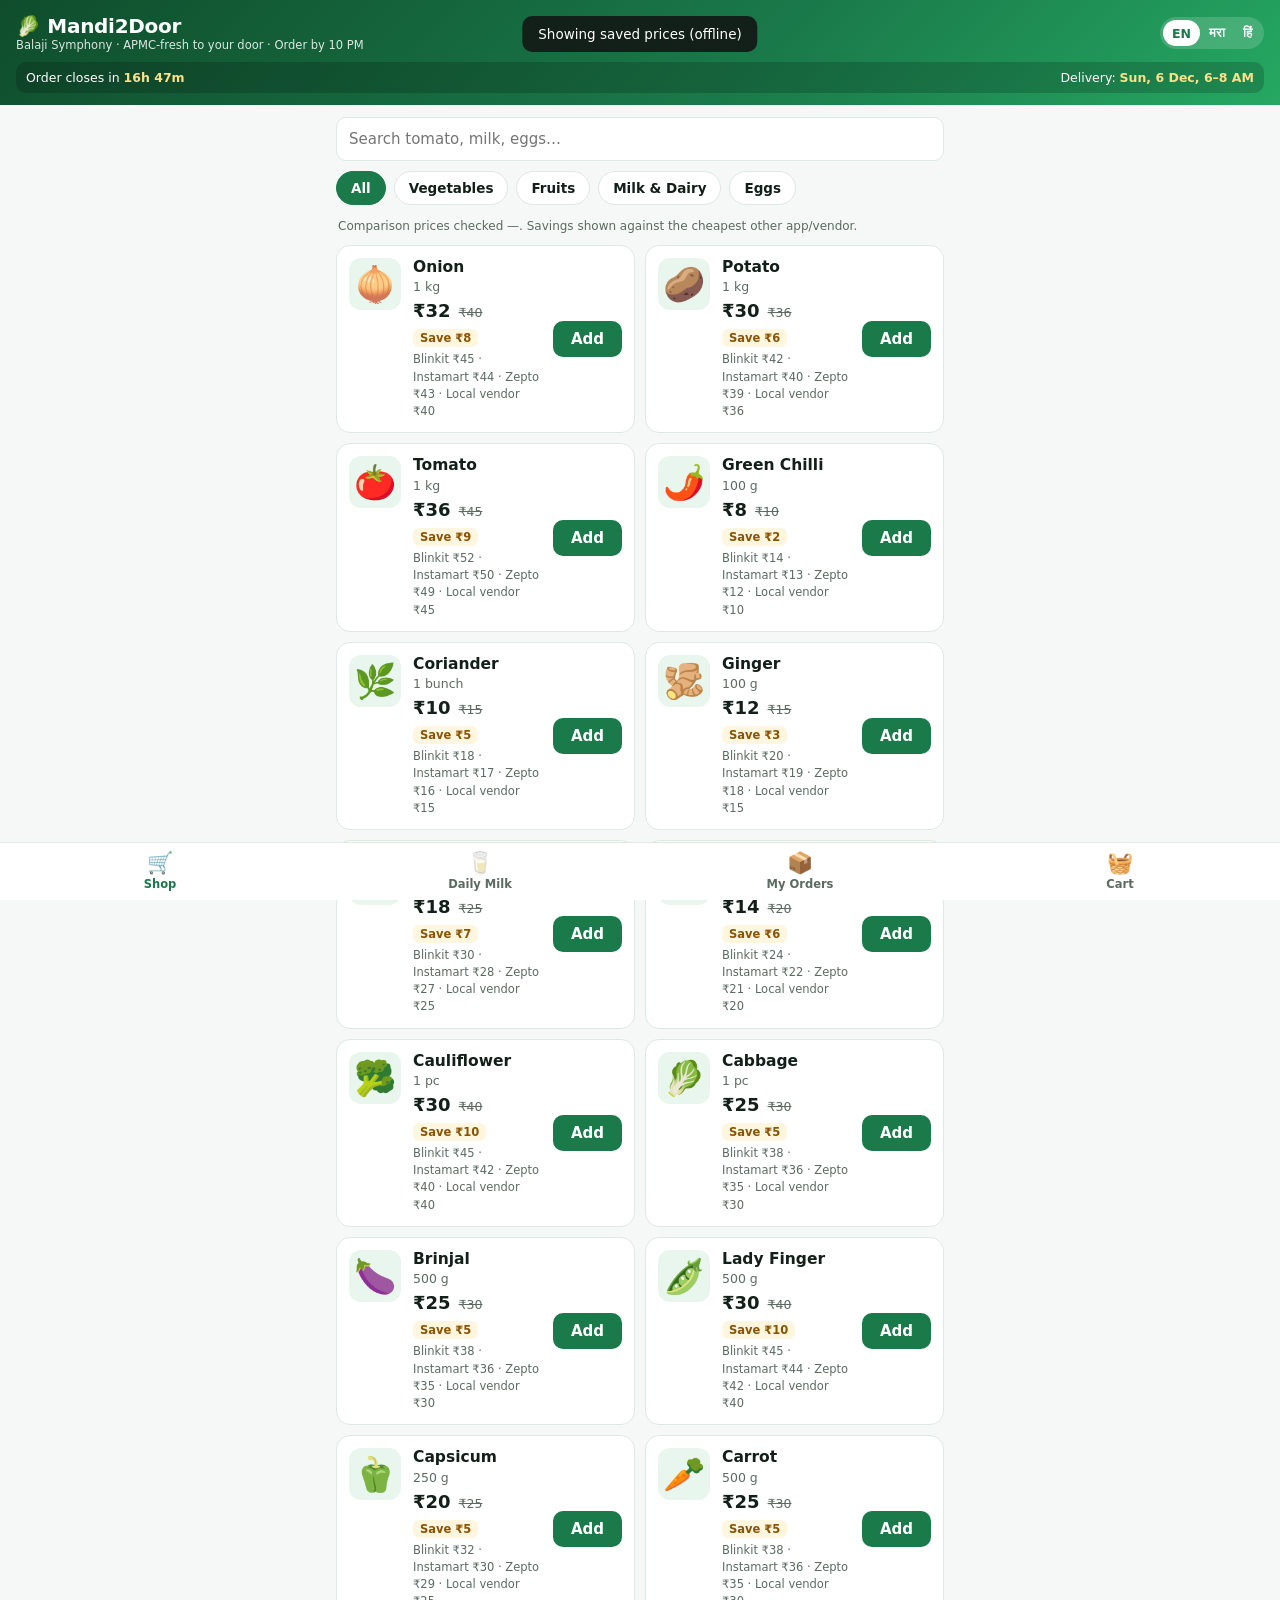
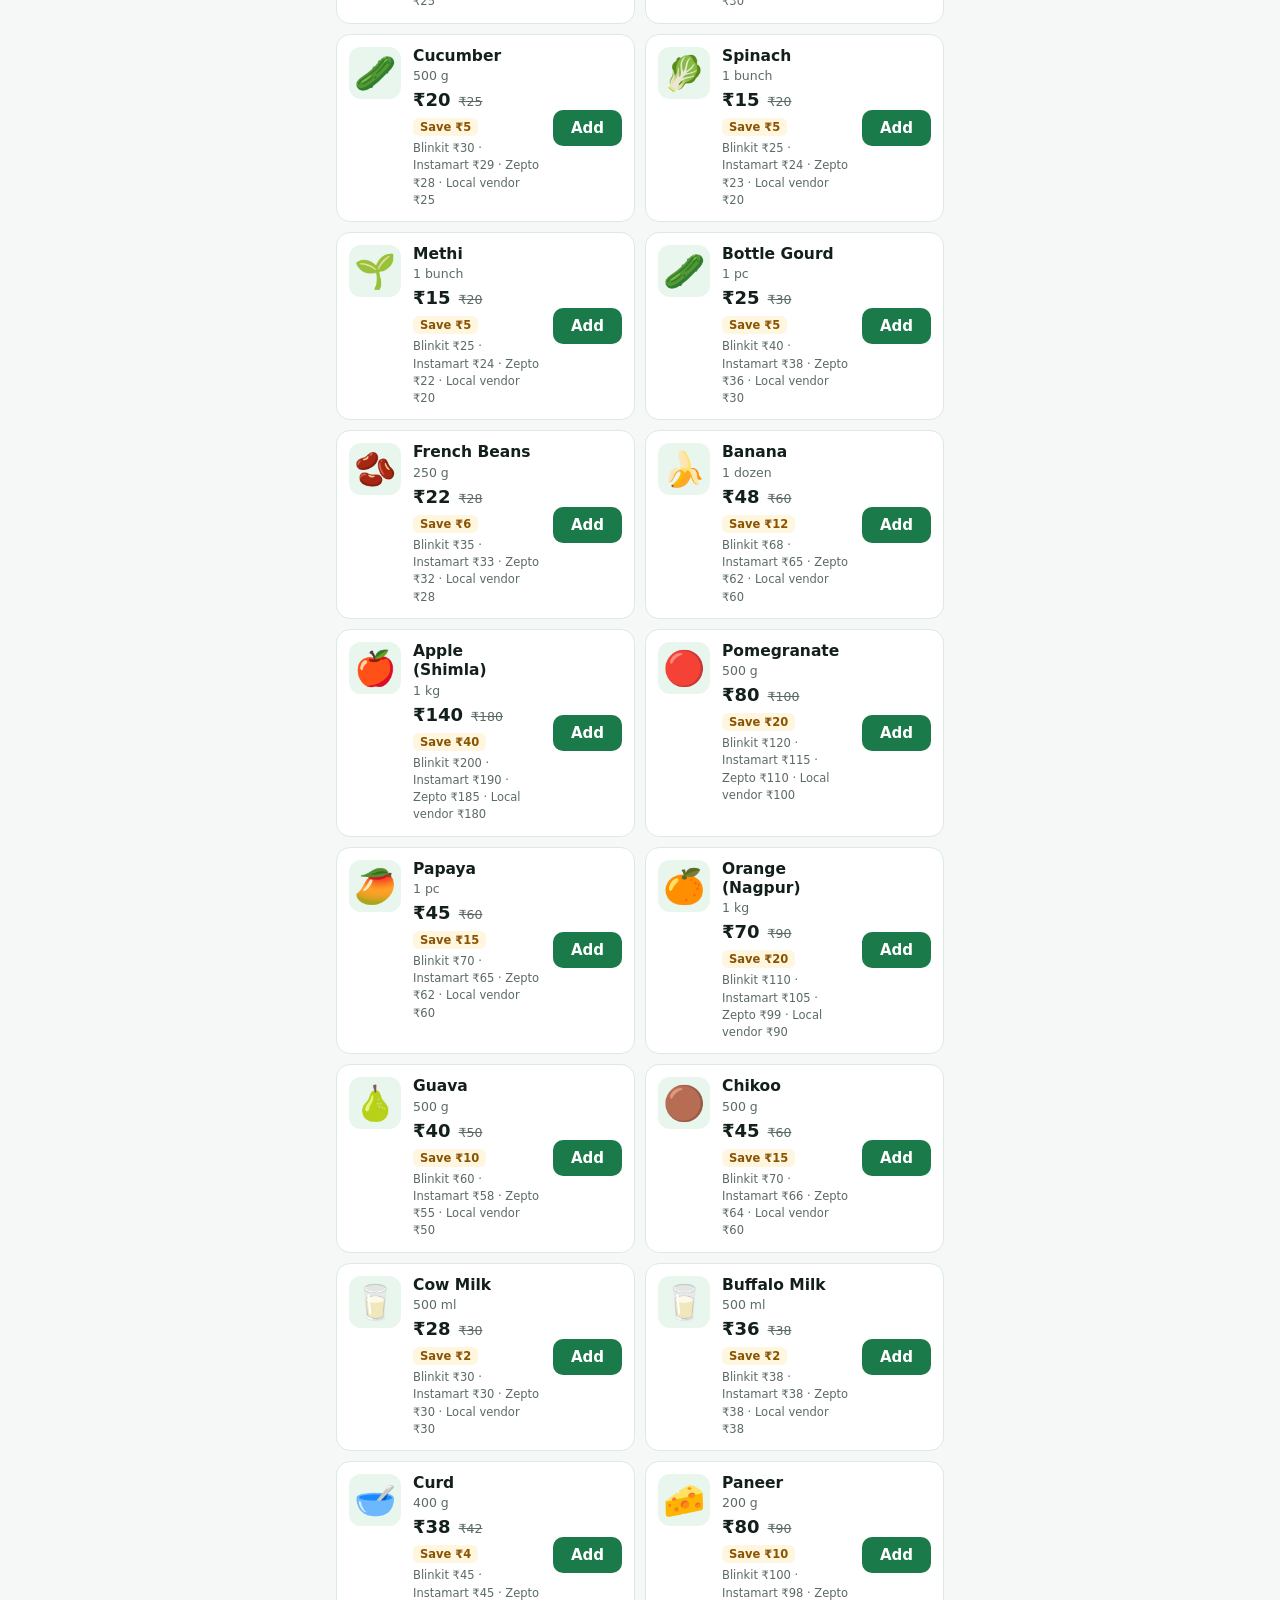
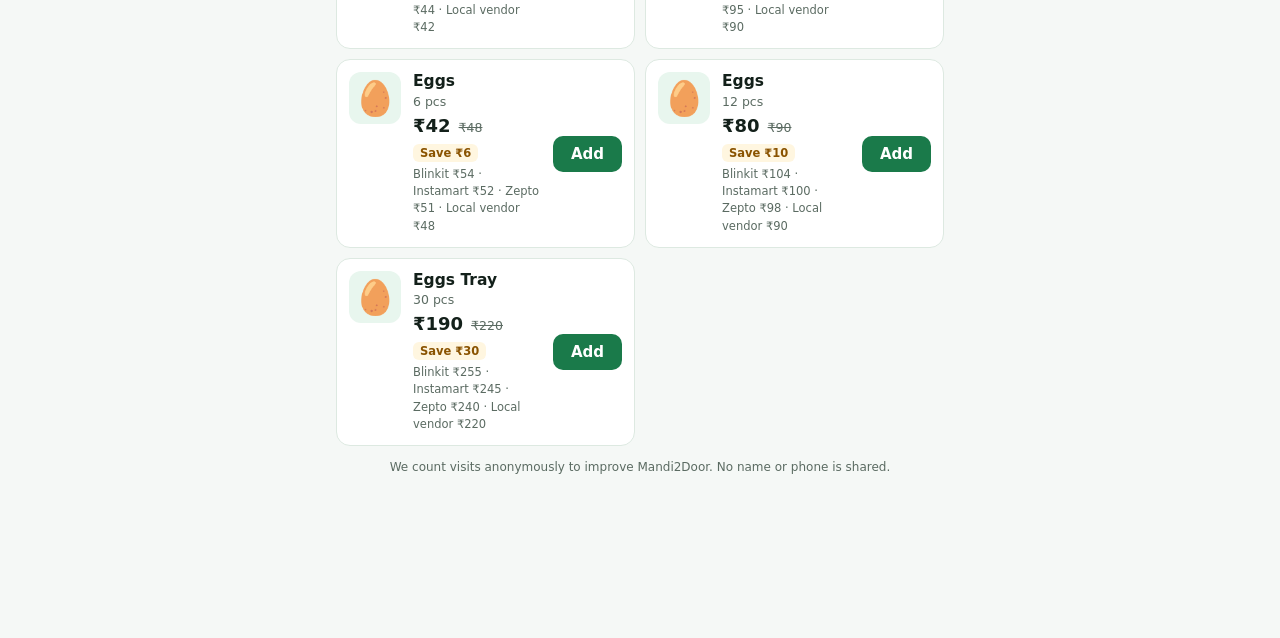
<file: mandi2door/index.html>
<!DOCTYPE html>
<html lang="en">
<head>
<meta charset="UTF-8">
<meta name="viewport" content="width=device-width, initial-scale=1, viewport-fit=cover">
<title>Mandi2Door · Fresh from APMC</title>
<meta name="description" content="Fresh vegetables, fruits, milk and eggs from APMC to your door. Order by 10 PM, delivered 6–8 AM.">
<meta name="theme-color" content="#1a7a4a">
<link rel="manifest" href="manifest.json">
<link rel="icon" href="data:image/svg+xml,<svg xmlns='http://www.w3.org/2000/svg' viewBox='0 0 100 100'><text y='.9em' font-size='90'>🥬</text></svg>">
<style>
:root{--g:#1a7a4a;--g2:#25a862;--gp:#e8f6ee;--am:#f59e0b;--al:#fff6e0;--rd:#d93025;--ink:#13201a;--mut:#5b6b62;--bd:#dde9e1;--bg:#f5f8f6;--wh:#fff;--r:14px}
*{box-sizing:border-box;margin:0;padding:0;-webkit-tap-highlight-color:transparent}
body{font-family:system-ui,-apple-system,"Segoe UI",Roboto,"Noto Sans Devanagari",sans-serif;background:var(--bg);color:var(--ink);font-size:15px;padding-bottom:140px}
button{font:inherit;cursor:pointer;border:0;background:none;color:inherit}
input,select,textarea{font:inherit;width:100%;padding:12px;border:1.5px solid var(--bd);border-radius:10px;background:#fff;color:var(--ink)}
input:focus,select:focus,textarea:focus{outline:none;border-color:var(--g2)}
header{background:linear-gradient(135deg,#0f4d2c,var(--g) 60%,var(--g2));color:#fff;padding:14px 16px 12px;position:sticky;top:0;z-index:20}
.hrow{display:flex;align-items:center;justify-content:space-between;gap:8px}
.logo{font-weight:800;font-size:20px;letter-spacing:-.3px}.logo small{display:block;font-weight:500;font-size:11.5px;opacity:.85;letter-spacing:0}
.lang{display:flex;background:rgba(255,255,255,.16);border-radius:20px;padding:3px}
.lang button{padding:5px 9px;border-radius:16px;font-size:12.5px;font-weight:600;color:#fff}
.lang button.on{background:#fff;color:var(--g)}
.cut{margin-top:10px;background:rgba(0,0,0,.18);border-radius:10px;padding:8px 10px;font-size:12.5px;display:flex;justify-content:space-between;gap:8px}
.cut b{color:#ffe08a}
.demo{background:var(--al);color:#7a4d00;font-size:12px;padding:7px 16px;text-align:center}
main{max-width:640px;margin:0 auto;padding:12px 16px}
.view{display:none}.view.on{display:block}
.search{margin-bottom:10px}
.chips{display:flex;gap:8px;overflow-x:auto;padding-bottom:8px;margin-bottom:6px;scrollbar-width:none}
.chips::-webkit-scrollbar{display:none}
.chip{flex:none;padding:8px 14px;border-radius:20px;background:#fff;border:1.5px solid var(--bd);font-weight:600;font-size:13.5px}
.chip.on{background:var(--g);border-color:var(--g);color:#fff}
.note{font-size:12px;color:var(--mut);margin:4px 2px 12px}
.grid{display:grid;grid-template-columns:1fr;gap:10px}
@media(min-width:520px){.grid{grid-template-columns:1fr 1fr}}
.card{background:#fff;border-radius:var(--r);border:1px solid var(--bd);padding:12px;display:flex;gap:12px;align-items:flex-start}
.emo{font-size:34px;width:52px;height:52px;flex:none;display:flex;align-items:center;justify-content:center;background:var(--gp);border-radius:12px}
.info{flex:1;min-width:0}
.nm{font-weight:700;font-size:15.5px;line-height:1.25}.nm small{display:block;font-weight:500;color:var(--mut);font-size:12px}
.unit{font-size:12.5px;color:var(--mut);margin-top:2px}
.prow{display:flex;align-items:baseline;gap:8px;margin-top:6px;flex-wrap:wrap}
.price{font-weight:800;font-size:18px}
.was{font-size:12.5px;color:var(--mut);text-decoration:line-through}
.badge{background:var(--al);color:#8a5300;font-weight:700;font-size:11.5px;padding:2px 7px;border-radius:6px}
.cmp{font-size:11.5px;color:var(--mut);margin-top:4px;line-height:1.5}
.act{align-self:center;flex:none}
.addb{background:var(--g);color:#fff;font-weight:700;padding:9px 18px;border-radius:10px}
.step{display:flex;align-items:center;background:var(--g);color:#fff;border-radius:10px;overflow:hidden}
.step button{width:34px;height:38px;font-size:19px;font-weight:700;color:#fff}
.step span{min-width:22px;text-align:center;font-weight:700}
.bar{position:fixed;left:0;right:0;bottom:64px;z-index:25;padding:0 12px;display:none}
.bar.on{display:block}
.bar button{max-width:616px;margin:0 auto;width:100%;display:flex;justify-content:space-between;align-items:center;background:var(--ink);color:#fff;border-radius:14px;padding:13px 16px;font-weight:700;box-shadow:0 6px 24px rgba(0,0,0,.25)}
.bar small{display:block;color:#9fe0b9;font-weight:600;font-size:12px}
nav{position:fixed;bottom:0;left:0;right:0;background:#fff;border-top:1px solid var(--bd);display:flex;z-index:30;padding-bottom:env(safe-area-inset-bottom)}
nav button{flex:1;padding:8px 0 9px;font-size:11.5px;font-weight:600;color:var(--mut);display:flex;flex-direction:column;align-items:center;gap:2px;position:relative}
nav button span{font-size:21px}
nav button.on{color:var(--g)}
.cnt{position:absolute;top:4px;left:55%;background:var(--rd);color:#fff;font-size:10.5px;border-radius:9px;padding:1px 6px}
.panel{background:#fff;border:1px solid var(--bd);border-radius:var(--r);padding:14px;margin-bottom:12px}
.panel h3{font-size:16px;margin-bottom:10px}
.line{display:flex;justify-content:space-between;gap:10px;padding:6px 0;font-size:14.5px}
.line.tot{border-top:1px dashed var(--bd);margin-top:6px;padding-top:10px;font-weight:800;font-size:17px}
.save{background:linear-gradient(135deg,#fff3cf,#ffe6a3);border:1px solid #f3d27a;border-radius:var(--r);padding:14px;margin-bottom:12px}
.save .big{font-size:24px;font-weight:800;color:#7a4300}
.save .rows{font-size:12.5px;color:#6b4a00;margin-top:6px;line-height:1.6}
.ci{display:flex;align-items:center;gap:10px;padding:8px 0;border-bottom:1px solid #eef3f0}
.ci:last-child{border:0}
.ci .emo{width:40px;height:40px;font-size:24px}
.lbl{font-size:12.5px;font-weight:600;color:var(--mut);margin:10px 0 5px}
.two{display:grid;grid-template-columns:1fr 1fr;gap:10px}
.btn{display:block;width:100%;text-align:center;background:var(--g);color:#fff;font-weight:700;padding:14px;border-radius:12px;font-size:15.5px;margin-top:12px;text-decoration:none}
.btn.alt{background:#fff;color:var(--g);border:1.5px solid var(--g)}
.btn.wa{background:#25d366}
.btn:disabled{opacity:.5}
.hint{background:var(--gp);color:var(--g);font-size:13px;font-weight:600;padding:9px 12px;border-radius:10px;margin-top:8px}
.empty{text-align:center;color:var(--mut);padding:40px 10px}
.empty div{font-size:46px;margin-bottom:8px}
.ord{background:#fff;border:1px solid var(--bd);border-radius:var(--r);padding:12px;margin-bottom:10px}
.ord .top{display:flex;justify-content:space-between;font-weight:700}
.ord .its{font-size:13px;color:var(--mut);margin:6px 0;line-height:1.5}
.pill{font-size:11.5px;font-weight:700;padding:3px 8px;border-radius:6px;background:var(--gp);color:var(--g)}
.pill.am{background:var(--al);color:#8a5300}.pill.gr{background:#eceff1;color:#555}
.days[hidden]{display:none}
.days{display:flex;gap:6px;flex-wrap:wrap;margin-top:6px}
.days button{width:40px;height:36px;border-radius:9px;border:1.5px solid var(--bd);font-weight:600;font-size:12.5px;background:#fff}
.days button.on{background:var(--g);color:#fff;border-color:var(--g)}
.seg{display:flex;gap:6px}
.seg button{flex:1;padding:10px 4px;border-radius:10px;border:1.5px solid var(--bd);background:#fff;font-weight:600;font-size:13px}
.seg button.on{background:var(--gp);border-color:var(--g);color:var(--g)}
.sub{display:flex;align-items:center;gap:10px;background:#fff;border:1px solid var(--bd);border-radius:var(--r);padding:12px;margin-bottom:10px}
.sub .info small{color:var(--mut);font-size:12.5px}
.sm{font-size:12.5px;font-weight:700;padding:7px 10px;border-radius:8px;border:1.5px solid var(--bd);background:#fff}
.modal{position:fixed;inset:0;background:rgba(0,0,0,.45);z-index:50;display:none;align-items:flex-end;justify-content:center}
.modal.on{display:flex}
.sheet{background:#fff;border-radius:20px 20px 0 0;padding:20px 16px 26px;width:100%;max-width:640px;max-height:92vh;overflow:auto}
.ok{text-align:center}.ok .tick{font-size:56px}.ok h2{margin:6px 0}
.toast{position:fixed;left:50%;top:16px;transform:translateX(-50%);background:var(--ink);color:#fff;padding:10px 16px;border-radius:10px;font-size:13.5px;z-index:60;display:none;max-width:90%}
</style>
</head>
<body>
<header>
  <div class="hrow">
    <div class="logo">🥬 Mandi2Door<small id="tagline"></small></div>
    <div class="lang" id="lang">
      <button data-l="en">EN</button><button data-l="mr">मरा</button><button data-l="hi">हिं</button>
    </div>
  </div>
  <div class="cut"><span><span data-t="cutoffIn"></span> <b id="cd">--</b></span><span><span data-t="deliveryOn"></span>: <b id="dd"></b></span></div>
</header>
<div class="demo" id="demo" hidden data-t="demo"></div>

<main>
  <!-- SHOP -->
  <section class="view on" id="v-shop">
    <input class="search" id="q" type="search" autocomplete="off">
    <div class="chips" id="chips"></div>
    <p class="note" id="pnote"></p>
    <div class="grid" id="grid"></div>
    <p class="note" style="margin-top:14px;text-align:center" data-t="privacy"></p>
  </section>

  <!-- SUBSCRIPTIONS -->
  <section class="view" id="v-subs">
    <div class="panel">
      <h3 data-t="subTitle"></h3>
      <p class="note" style="margin:0 0 6px" data-t="subHelp"></p>
      <div class="lbl" data-t="product"></div>
      <select id="sp"></select>
      <div class="two">
        <div><div class="lbl" data-t="qty"></div><select id="sq"><option>1</option><option>2</option><option>3</option><option>4</option></select></div>
        <div><div class="lbl" data-t="freq"></div>
          <select id="sf"><option value="daily" data-t="daily"></option><option value="alt" data-t="alt"></option><option value="custom" data-t="custom"></option></select></div>
      </div>
      <div class="days" id="sdays" hidden></div>
      <button class="btn" id="sbtn" data-t="startSub"></button>
    </div>
    <div id="slist" data-clarity-mask="true"></div>
  </section>

  <!-- ORDERS -->
  <section class="view" id="v-orders">
    <div class="save" id="osave" hidden><div data-t="totalSaved" style="font-weight:600;color:#6b4a00"></div><div class="big" id="osaveamt"></div></div>
    <div id="olist" data-clarity-mask="true"></div>
  </section>

  <!-- CART -->
  <section class="view" id="v-cart">
    <div id="cartbody" data-clarity-mask="true"></div>
  </section>
</main>

<div class="bar" id="bar"><button id="barbtn"><span><span id="barl"></span><small id="bars"></small></span><span data-t="cart"></span> →</button></div>

<nav id="nav">
  <button data-v="shop" class="on"><span>🛒</span><b data-t="shop"></b></button>
  <button data-v="subs"><span>🥛</span><b data-t="subs"></b></button>
  <button data-v="orders"><span>📦</span><b data-t="orders"></b></button>
  <button data-v="cart"><span>🧺</span><b data-t="cart"></b><i class="cnt" id="ncnt" hidden></i></button>
</nav>

<div class="modal" id="modal"><div class="sheet" id="sheet"></div></div>
<div class="toast" id="toast"></div>

<script src="config.js"></script>
<script src="common.js"></script>
<script src="analytics.js"></script>
<script>
const {C,T,LS,api,rupee,esc,cheapestElsewhere,saving,nextDeliveryDate,cutoffMoment,deliveryFee,upiLink,waLink,uid,parseYmd,COMPARE,COMPARE_LABEL}=M2D;
let lang=LS.get("lang","en"), cat="all", products=[], pricesUpdated="", cart=LS.get("cart",{}), me=LS.get("me",null), subDays=[];
const $=s=>document.querySelector(s);
const t=(k,v={})=>(T[lang][k]||T.en[k]||k).replace(/\{(\w+)\}/g,(_,x)=>v[x]);
const pname=p=>lang==="en"?p.en:(p[lang]||p.en);
const byId=id=>products.find(p=>p.id===id);
const fmtDate=s=>parseYmd(s).toLocaleDateString(lang==="en"?"en-IN":lang+"-IN",{weekday:"short",day:"numeric",month:"short"});
function toast(m){const e=$("#toast");e.textContent=m;e.style.display="block";clearTimeout(e._t);e._t=setTimeout(()=>e.style.display="none",2200)}

function applyLang(){
  document.documentElement.lang=lang;
  document.querySelectorAll("[data-t]").forEach(e=>e.textContent=t(e.dataset.t));
  document.querySelectorAll("#lang button").forEach(b=>b.classList.toggle("on",b.dataset.l===lang));
  $("#tagline").textContent=C.SOCIETY+" · "+t("tagline");
  $("#q").placeholder=t("search");
  renderAll();
}
function tick(){
  const ms=cutoffMoment()-new Date(), h=Math.floor(ms/3600000), m=Math.floor(ms%3600000/60000);
  $("#cd").textContent=`${h}h ${m}m`;
  $("#dd").textContent=fmtDate(nextDeliveryDate())+", "+C.DELIVERY_SLOT;
}

// ---------- shop ----------
function renderChips(){
  $("#chips").innerHTML=["all","veg","fruit","dairy","eggs"].map(c=>`<button class="chip ${c===cat?"on":""}" data-c="${c}">${t(c)}</button>`).join("");
}
function stepper(id){
  const q=cart[id]||0;
  return q?`<div class="step"><button data-d="${id}" aria-label="less">−</button><span>${q}</span><button data-a="${id}" aria-label="more">+</button></div>`
          :`<button class="addb" data-a="${id}">${t("add")}</button>`;
}
function renderGrid(){
  const q=$("#q").value.trim().toLowerCase();
  const list=products.filter(p=>p.active!==false&&(cat==="all"||p.cat===cat)&&(!q||[p.en,p.mr,p.hi,p.id].join(" ").toLowerCase().includes(q)));
  $("#pnote").textContent=t("pricesNote",{date:pricesUpdated?fmtDate(pricesUpdated):"—"});
  $("#grid").innerHTML=list.map(p=>{
    const s=saving(p), ce=cheapestElsewhere(p);
    const cmp=COMPARE.filter(k=>Number(p[k])>0).map(k=>`${COMPARE_LABEL[k]} ${rupee(p[k])}`).join(" · ");
    return `<div class="card"><div class="emo">${p.emoji||"🥬"}</div><div class="info">
      <div class="nm">${esc(pname(p))}${lang!=="en"?`<small>${esc(p.en)}</small>`:""}</div>
      <div class="unit">${esc(p.unit)}</div>
      <div class="prow"><span class="price">${rupee(p.price)}</span>${s>0?`<span class="was">${rupee(ce)}</span><span class="badge">${t("save")} ${rupee(s)}</span>`:""}</div>
      <div class="cmp">${esc(cmp)}</div></div>
      <div class="act" id="st-${p.id}">${stepper(p.id)}</div></div>`;
  }).join("")||`<div class="empty"><div>🔍</div></div>`;
}
function setQty(id,d){
  if(d<0&&!cart[id])return;
  cart[id]=Math.max(0,(cart[id]||0)+d); if(!cart[id])delete cart[id];
  M2D.track(d>0?"add":"remove",id);
  LS.set("cart",cart);
  const st=$("#st-"+id); if(st)st.innerHTML=stepper(id);
  renderBar(); if($("#v-cart").classList.contains("on"))renderCart();
}
function totals(){
  let sub=0,sav=0,n=0; const plat={blinkit:0,instamart:0,zepto:0,local:0};
  for(const [id,q] of Object.entries(cart)){const p=byId(id); if(!p)continue;
    sub+=p.price*q; sav+=saving(p)*q; n+=q;
    COMPARE.forEach(k=>plat[k]+=(Number(p[k])||p.price)*q);}
  const fee=deliveryFee(sub);
  return {sub,sav,n,fee,total:sub+fee,plat};
}
function renderBar(){
  const x=totals();
  $("#bar").classList.toggle("on",x.n>0&&!$("#v-cart").classList.contains("on"));
  $("#barl").textContent=`${x.n} · ${rupee(x.sub)}`;
  $("#bars").textContent=x.sav>0?`${t("youSave")} ${rupee(x.sav)}`:"";
  $("#ncnt").hidden=!x.n; $("#ncnt").textContent=x.n;
}

// ---------- cart ----------
function renderCart(){
  const x=totals();
  if(!x.n){$("#cartbody").innerHTML=`<div class="empty"><div>🧺</div>${t("empty")}</div>`;return;}
  const items=Object.entries(cart).map(([id,q])=>{const p=byId(id); if(!p)return "";
    return `<div class="ci"><div class="emo">${p.emoji}</div><div class="info"><div class="nm" style="font-size:14.5px">${esc(pname(p))}</div><div class="unit">${esc(p.unit)} · ${rupee(p.price)}</div></div>
    <b style="margin-right:6px">${rupee(p.price*q)}</b><div id="st-${id}">${stepper(id)}</div></div>`}).join("");
  const plat=COMPARE.map(k=>`${COMPARE_LABEL[k]}: <b>${rupee(x.plat[k])}</b>`).join(" · ");
  const gap=C.FREE_DELIVERY_ABOVE-x.sub;
  const d=me||{};
  $("#cartbody").innerHTML=`
   ${x.sav>0?`<div class="save"><div style="font-weight:600;color:#6b4a00">${t("youSave")} ${t("onThisOrder")}</div><div class="big">${rupee(x.sav)}</div><div class="rows">${plat}</div></div>`:""}
   <div class="panel">${items}</div>
   <div class="panel">
     <div class="line"><span>${t("subtotal")}</span><span>${rupee(x.sub)}</span></div>
     <div class="line"><span>${t("delivery")}</span><span>${x.fee?rupee(x.fee):`<b style="color:var(--g)">${t("free")}</b>`}</span></div>
     <div class="line tot"><span>${t("total")}</span><span>${rupee(x.total)}</span></div>
     ${gap>0?`<div class="hint">${t("addMore",{n:Math.ceil(gap)})}</div>`:""}
   </div>
   <div class="panel"><h3>${t("yourDetails")}</h3>
     <div class="lbl">${t("name")}</div><input id="fn" value="${esc(d.name||"")}" autocomplete="name">
     <div class="lbl">${t("phone")}</div><input id="fp" value="${esc(d.phone||"")}" inputmode="numeric" maxlength="10" autocomplete="tel">
     <div class="two"><div><div class="lbl">${t("wing")}</div><input id="fw" value="${esc(d.wing||"")}" placeholder="A2"></div>
     <div><div class="lbl">${t("flat")}</div><input id="ff" value="${esc(d.flat||"")}" inputmode="numeric" placeholder="1203"></div></div>
     <div class="lbl">${t("note")}</div><input id="fnote" placeholder="Ring bell / leave at door">
     <button class="btn" id="place">${t("placeOrder")}</button>
   </div>`;
}
function readMe(){
  const m={name:$("#fn").value.trim(),phone:$("#fp").value.replace(/\D/g,"").slice(-10),wing:$("#fw").value.trim().toUpperCase(),flat:$("#ff").value.trim()};
  if(!m.name||m.phone.length!==10||!m.wing||!m.flat){toast("Please fill name, 10-digit mobile, wing and flat");return null;}
  me=m; LS.set("me",me); return m;
}
async function placeOrder(){
  const m=readMe(); if(!m)return;
  const x=totals();
  const items=Object.entries(cart).map(([id,q])=>{const p=byId(id);return {id,name:p.en,unit:p.unit,qty:q,price:p.price,cost:p.cost,save:saving(p)}});
  const o={id:uid("M2D-"),createdAt:new Date().toISOString(),deliveryDate:nextDeliveryDate(),...m,
    note:$("#fnote").value.trim(),items,subtotal:x.sub,fee:x.fee,total:x.total,savings:x.sav,payment:"pending",status:"placed"};
  M2D.track("checkout","",x.total);
  const b=$("#place"); b.disabled=true; b.textContent="…";
  try{ await api.placeOrder(o); }catch(e){ M2D.track("order_fail",e.message); b.disabled=false; b.textContent=t("placeOrder"); toast("Could not place order. Check internet and retry."); return; }
  M2D.track("order",o.id,o.total); M2D.flushTracking();
  cart={}; LS.set("cart",cart); renderBar(); renderGrid();
  const summary=`*Mandi2Door order ${o.id}*\n${m.name}, ${m.wing}-${m.flat}\nDelivery: ${fmtDate(o.deliveryDate)}, ${C.DELIVERY_SLOT}\n`+
    items.map(i=>`• ${i.name} ${i.unit} × ${i.qty} = ₹${i.price*i.qty}`).join("\n")+
    `\nTotal: ₹${o.total}${o.fee?` (incl. ₹${o.fee} delivery)`:""}\nSaved: ₹${o.savings}`;
  $("#sheet").innerHTML=`<div class="ok"><div class="tick">✅</div><h2>${t("placed")}</h2>
    <p style="color:var(--mut)">${t("placedMsg",{date:fmtDate(o.deliveryDate),slot:C.DELIVERY_SLOT})}</p>
    <div class="save" style="margin-top:14px"><div style="font-weight:600;color:#6b4a00">${t("youSave")}</div><div class="big">${rupee(o.savings)}</div></div>
    <p style="font-size:13px;color:var(--mut)">${o.id} · ${t("total")} <b>${rupee(o.total)}</b></p></div>
    <a class="btn" href="${upiLink(o.total,o.id)}">${t("payUpi")} · ${rupee(o.total)}</a>
    <a class="btn wa" href="${waLink(summary)}" target="_blank" rel="noopener">${t("shareWa")}</a>
    <button class="btn alt" id="mclose">${t("done")}</button>`;
  $("#modal").classList.add("on");
  $("#mclose").onclick=()=>{$("#modal").classList.remove("on");show("orders")};
}

// ---------- orders ----------
async function renderOrders(){
  if(!me){$("#olist").innerHTML=`<div class="empty"><div>📦</div>${t("noOrders")}</div>`;$("#osave").hidden=true;return;}
  let list=[]; try{list=await api.myOrders(me.phone,me.flat);}catch(e){toast("Offline")}
  const tot=list.reduce((a,o)=>a+Number(o.savings||0),0);
  $("#osave").hidden=!tot; $("#osaveamt").textContent=rupee(tot);
  const pill=o=>o.status==="delivered"?`<span class="pill">✓ Delivered</span>`:o.status==="cancelled"?`<span class="pill gr">Cancelled</span>`:`<span class="pill am">${fmtDate(o.deliveryDate)}</span>`;
  $("#olist").innerHTML=list.length?list.map(o=>`<div class="ord"><div class="top"><span>${rupee(o.total)}</span>${pill(o)}</div>
    <div class="its">${o.items.map(i=>`${esc(i.name)} ×${i.qty}`).join(", ")}</div>
    <div style="display:flex;justify-content:space-between;font-size:12.5px;color:var(--mut)"><span>${o.id}</span><span>${t("save")} <b style="color:#8a5300">${rupee(o.savings)}</b> · ${o.payment==="paid"?"Paid ✓":`<a href="${upiLink(o.total,o.id)}" style="color:var(--g);font-weight:700">${t("payUpi")}</a>`}</span></div></div>`).join("")
    :`<div class="empty"><div>📦</div>${t("noOrders")}</div>`;
}

// ---------- subscriptions ----------
const WD=["Sun","Mon","Tue","Wed","Thu","Fri","Sat"];
function renderSubForm(){
  const cur=$("#sp").value;
  $("#sp").innerHTML=products.filter(p=>(p.cat==="dairy"||p.cat==="eggs")&&p.active!==false).map(p=>`<option value="${p.id}">${esc(pname(p))} · ${esc(p.unit)} · ${rupee(p.price)}</option>`).join("");
  if(cur)$("#sp").value=cur;
  $("#sdays").innerHTML=WD.map((d,i)=>`<button data-wd="${i}" class="${subDays.includes(i)?"on":""}">${d}</button>`).join("");
  $("#sdays").hidden=$("#sf").value!=="custom";
}
async function renderSubs(){
  renderSubForm();
  if(!me){$("#slist").innerHTML="";return;}
  let list=[]; try{list=await api.mySubs(me.phone,me.flat);}catch(e){}
  const fq=s=>s.freq==="daily"?t("daily"):s.freq==="alt"?t("alt"):String(s.days).split(",").map(i=>WD[i]).join(", ");
  $("#slist").innerHTML=list.length?list.map(s=>{const p=byId(s.productId)||{en:s.productId,unit:"",price:0,emoji:"🥛"};
    const paused=s.status==="paused"||(s.pauseUntil&&s.pauseUntil>=M2D.ymd(new Date()));
    return `<div class="sub"><div class="emo">${p.emoji}</div><div class="info"><div class="nm" style="font-size:14.5px">${esc(pname(p))} × ${s.qty}</div>
    <small>${esc(p.unit)} · ${fq(s)} · ${rupee(p.price*s.qty)}${t("perDay")}</small><br>
    <span class="pill ${paused?"am":""}">${paused?t("paused"):t("active")}</span></div>
    <div style="display:flex;flex-direction:column;gap:6px"><button class="sm" data-sp="${s.id}">${paused?t("resume"):t("pause")}</button><button class="sm" data-sx="${s.id}" style="color:var(--rd)">${t("cancel")}</button></div></div>`}).join("")
    :`<div class="empty"><div>🥛</div>${t("noSubs")}</div>`;
  $("#slist")._list=list;
}
async function startSub(){
  if(!me){toast(t("yourDetails")+": "+t("cart")+" →");askDetails(startSub);return;}
  const freq=$("#sf").value;
  if(freq==="custom"&&!subDays.length){toast("Pick at least one day");return;}
  const s={id:uid("SUB-"),phone:me.phone,name:me.name,wing:me.wing,flat:me.flat,productId:$("#sp").value,qty:Number($("#sq").value),
    freq,days:subDays.join(","),start:nextDeliveryDate(),status:"active",pauseUntil:"",createdAt:new Date().toISOString()};
  await api.saveSub(s); M2D.track("sub",s.productId,s.qty); toast("✓ "+t("active")); renderSubs();
}
function askDetails(after){
  const d=me||{};
  $("#sheet").innerHTML=`<h3 style="margin-bottom:6px">${t("yourDetails")}</h3>
   <div class="lbl">${t("name")}</div><input id="fn" value="${esc(d.name||"")}">
   <div class="lbl">${t("phone")}</div><input id="fp" inputmode="numeric" maxlength="10" value="${esc(d.phone||"")}">
   <div class="two"><div><div class="lbl">${t("wing")}</div><input id="fw" placeholder="A2"></div><div><div class="lbl">${t("flat")}</div><input id="ff" inputmode="numeric" placeholder="1203"></div></div>
   <button class="btn" id="dgo">${t("continue")}</button>`;
  $("#modal").classList.add("on");
  $("#dgo").onclick=()=>{if(readMe()){$("#modal").classList.remove("on");after();}};
}

// ---------- nav ----------
function show(v){
  document.querySelectorAll(".view").forEach(e=>e.classList.toggle("on",e.id==="v-"+v));
  document.querySelectorAll("nav button").forEach(b=>b.classList.toggle("on",b.dataset.v===v));
  if(v==="cart"){renderCart();M2D.track("cart","",totals().sub);} if(v==="orders")renderOrders(); if(v==="subs")renderSubs();
  renderBar(); scrollTo(0,0);
}
function renderAll(){renderChips();renderGrid();renderBar();const v=document.querySelector("nav button.on").dataset.v;if(v!=="shop")show(v);tick();}

document.addEventListener("click",async e=>{
  const b=e.target.closest("button,[data-a]"); if(!b)return;
  if(b.dataset.a){setQty(b.dataset.a,1);return}
  if(b.dataset.d){setQty(b.dataset.d,-1);return}
  if(b.dataset.c){cat=b.dataset.c;renderChips();renderGrid();M2D.track("cat",cat);return}
  if(b.dataset.l){lang=b.dataset.l;LS.set("lang",lang);applyLang();M2D.track("lang",lang);return}
  if(b.dataset.v){show(b.dataset.v);return}
  if(b.dataset.wd){const i=+b.dataset.wd;subDays=subDays.includes(i)?subDays.filter(x=>x!==i):[...subDays,i];renderSubForm();return}
  if(b.dataset.sp||b.dataset.sx){const s=$("#slist")._list.find(x=>x.id===(b.dataset.sp||b.dataset.sx));
    if(b.dataset.sx){if(!confirm(t("cancel")+"?"))return;s.status="cancelled";}
    else if(s.status==="paused"||s.pauseUntil>=M2D.ymd(new Date())){s.status="active";s.pauseUntil="";}
    else{s.status="paused";}
    await api.saveSub(s);renderSubs();return}
  if(b.id==="barbtn")show("cart");
  if(b.id==="place")placeOrder();
  if(b.id==="sbtn")startSub();
});
$("#q").addEventListener("input",()=>{renderGrid();clearTimeout(window._qt);window._qt=setTimeout(()=>{const q=$("#q").value.trim();if(q.length>=2)M2D.track("search",q,document.querySelectorAll("#grid .card").length)},1200)});
document.addEventListener("click",e=>{const a=e.target.closest("a[href]");if(!a)return;if(a.href.startsWith("upi:"))M2D.track("upi");else if(a.href.includes("wa.me"))M2D.track("wa");});
$("#sf").addEventListener("change",renderSubForm);
$("#modal").addEventListener("click",e=>{if(e.target.id==="modal")$("#modal").classList.remove("on")});

(async function init(){
  $("#demo").hidden=!M2D.demo;
  try{const r=await api.products();products=r.products;pricesUpdated=r.pricesUpdated;}
  catch(e){products=M2D.DEFAULT_PRODUCTS;toast("Showing saved prices (offline)");}
  products.forEach(p=>["price","cost",...COMPARE].forEach(k=>p[k]=Number(p[k])||0));
  applyLang(); setInterval(tick,30000);
  M2D.track("open",M2D.trackInfo.isNew?"new":"return");
})();
</script>
</body>
</html>
</file>
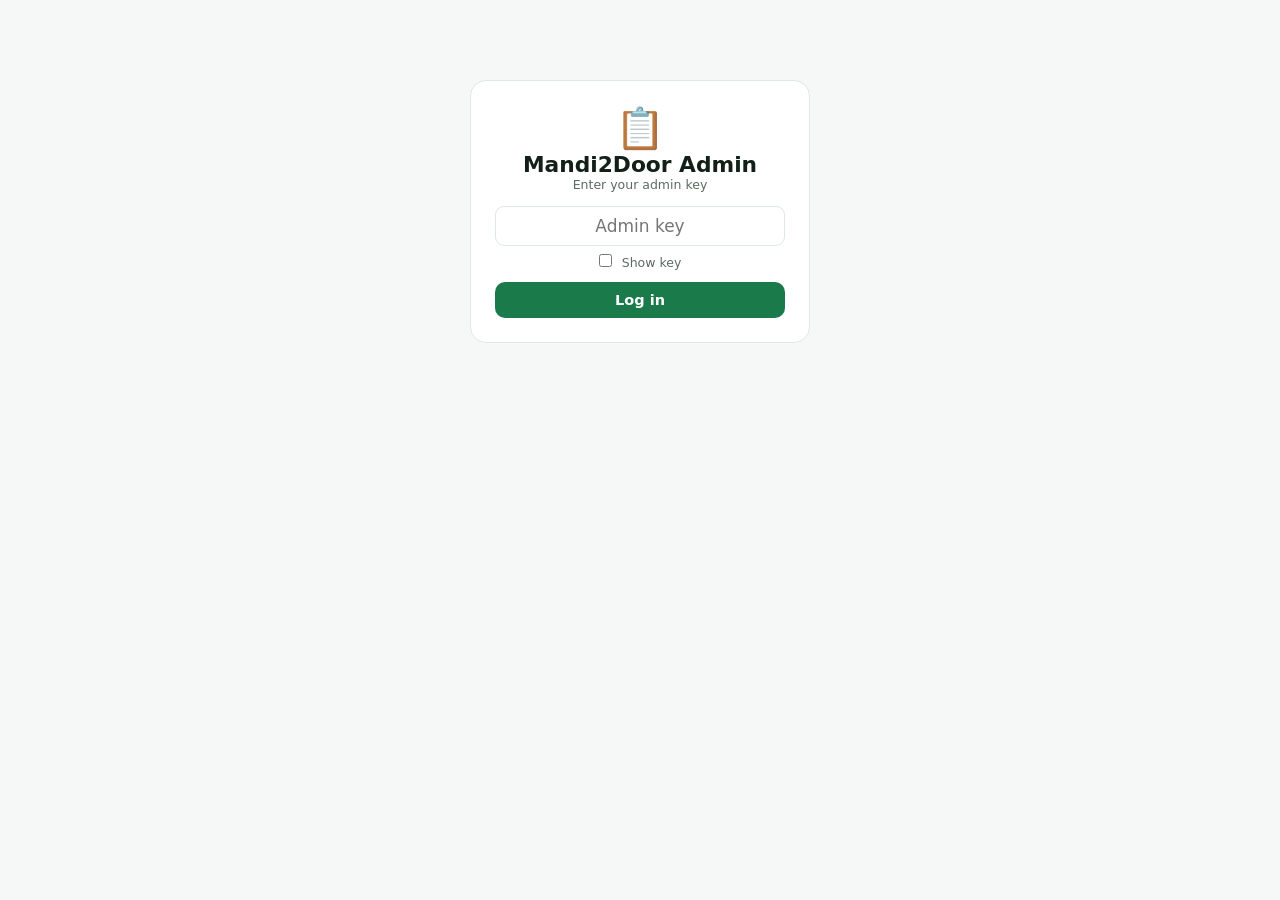
<file: mandi2door/admin.html>
<!DOCTYPE html>
<html lang="en">
<head>
<meta charset="UTF-8">
<meta name="viewport" content="width=device-width, initial-scale=1">
<title>Mandi2Door Admin</title>
<meta name="robots" content="noindex">
<meta name="theme-color" content="#13201a">
<link rel="icon" href="data:image/svg+xml,<svg xmlns='http://www.w3.org/2000/svg' viewBox='0 0 100 100'><text y='.9em' font-size='90'>📋</text></svg>">
<style>
:root{--g:#1a7a4a;--g2:#25a862;--gp:#e8f6ee;--al:#fff6e0;--rd:#d93025;--ink:#13201a;--mut:#5b6b62;--bd:#dde9e1;--bg:#f5f8f6}
*{box-sizing:border-box;margin:0;padding:0}
body{font-family:system-ui,-apple-system,"Segoe UI",Roboto,sans-serif;background:var(--bg);color:var(--ink);font-size:14.5px}
button{font:inherit;cursor:pointer;border:0;background:none;color:inherit}
input,select{font:inherit;padding:9px 10px;border:1.5px solid var(--bd);border-radius:9px;background:#fff;color:var(--ink)}
header{background:var(--ink);color:#fff;padding:12px 16px;position:sticky;top:0;z-index:10}
.hrow{display:flex;justify-content:space-between;align-items:center;gap:10px;max-width:980px;margin:0 auto}
.hrow b{font-size:17px}
.tabs{display:flex;gap:6px;overflow-x:auto;max-width:980px;margin:10px auto 0;scrollbar-width:none}
.tabs button{flex:none;padding:7px 13px;border-radius:18px;background:rgba(255,255,255,.1);color:#cfe;font-weight:600;font-size:13px}
.tabs button.on{background:#fff;color:var(--ink)}
main{max-width:980px;margin:0 auto;padding:14px 16px 60px}
.view{display:none}.view.on{display:block}
.row{display:flex;gap:10px;align-items:center;flex-wrap:wrap;margin-bottom:12px}
.kpis{display:grid;grid-template-columns:repeat(2,1fr);gap:10px;margin-bottom:14px}
@media(min-width:700px){.kpis{grid-template-columns:repeat(4,1fr)}}
.kpi{background:#fff;border:1px solid var(--bd);border-radius:12px;padding:12px}
.kpi small{color:var(--mut);font-size:12px;font-weight:600}.kpi div{font-size:21px;font-weight:800;margin-top:2px}
.kpi.hi{background:var(--gp);border-color:#bfe3cd}.kpi.am{background:var(--al);border-color:#f3d27a}
.panel{background:#fff;border:1px solid var(--bd);border-radius:12px;padding:12px;margin-bottom:12px;overflow-x:auto}
.panel h3{font-size:15px;margin-bottom:8px}
table{width:100%;border-collapse:collapse;font-size:13.5px}
th{text-align:left;color:var(--mut);font-size:12px;font-weight:700;padding:6px;border-bottom:1.5px solid var(--bd);white-space:nowrap}
td{padding:7px 6px;border-bottom:1px solid #eef3f0;vertical-align:top}
td.n,th.n{text-align:right;white-space:nowrap}
.pt input{width:68px;padding:6px;text-align:right}
.pt td{vertical-align:middle}
.btn{background:var(--g);color:#fff;font-weight:700;padding:10px 16px;border-radius:10px;text-decoration:none;display:inline-block}
.btn.alt{background:#fff;color:var(--g);border:1.5px solid var(--g)}.btn.wa{background:#25d366}
.sm{font-size:12px;font-weight:700;padding:5px 9px;border-radius:7px;border:1.5px solid var(--bd);background:#fff}
.sm.on{background:var(--g);border-color:var(--g);color:#fff}
.wing{font-weight:800;margin:14px 0 6px;color:var(--g)}
.stop{background:#fff;border:1px solid var(--bd);border-radius:12px;padding:10px 12px;margin-bottom:8px}
.stop .t{display:flex;justify-content:space-between;gap:8px;font-weight:700}
.stop .i{font-size:13px;color:var(--mut);margin:4px 0 8px;line-height:1.5}
.stop.done{opacity:.55}
.pill{font-size:11px;font-weight:700;padding:2px 7px;border-radius:6px;background:var(--gp);color:var(--g)}
.pill.am{background:var(--al);color:#8a5300}
.muted{color:var(--mut);font-size:12.5px}
.login{max-width:340px;margin:80px auto;background:#fff;border:1px solid var(--bd);border-radius:16px;padding:24px;text-align:center}
.login #pin{width:100%;margin:14px 0;text-align:center;font-size:17px}
.warn{color:#8a5300}.bad{color:var(--rd);font-weight:700}
.bar{display:grid;grid-template-columns:minmax(90px,38%) 1fr auto;gap:8px;align-items:center;font-size:13px;margin:5px 0}
.bar span{overflow:hidden;text-overflow:ellipsis;white-space:nowrap}.bar i{display:block;height:12px;background:var(--g2);border-radius:6px}.bar b{font-variant-numeric:tabular-nums;white-space:nowrap}
.warn{color:#8a5300}.toast{position:fixed;left:50%;top:16px;transform:translateX(-50%);background:var(--ink);color:#fff;padding:10px 16px;border-radius:10px;z-index:60;display:none}
</style>
</head>
<body>
<div id="loginv" class="login">
  <div style="font-size:40px">📋</div><h2>Mandi2Door Admin</h2>
  <p class="muted" id="lhint"></p>
  <input id="pin" type="password" placeholder="Admin key" autocapitalize="off" autocorrect="off" autocomplete="current-password" spellcheck="false">
  <label class="muted" style="display:block;margin:-6px 0 12px"><input type="checkbox" id="showk" style="width:auto;margin:0 6px 0 0"> Show key</label>
  <p id="lerr" class="bad" style="font-size:13px;margin-bottom:10px" hidden></p>
  <button class="btn" id="lgo" style="width:100%">Log in</button>
</div>

<div id="app" hidden>
<header>
  <div class="hrow"><b>📋 Mandi2Door Admin</b>
    <label class="muted" style="color:#cfe">Delivery date <input type="date" id="date" style="padding:5px 7px"></label></div>
  <div class="tabs" id="tabs">
    <button data-v="today" class="on">📊 Today</button><button data-v="insights">📈 Insights</button><button data-v="buy">🛒 Buy list</button>
    <button data-v="route">🚚 Delivery</button><button data-v="prices">💰 Prices</button>
    <button data-v="subs">🥛 Subscriptions</button><button data-v="costs">⚙️ Costs</button>
  </div>
</header>
<main>
  <section class="view on" id="v-today"></section>
  <section class="view" id="v-buy"></section>
  <section class="view" id="v-route"></section>
  <section class="view" id="v-prices"></section>
  <section class="view" id="v-subs"></section>
  <section class="view" id="v-costs"></section>
  <section class="view" id="v-insights"></section>
</main>
</div>
<div class="toast" id="toast"></div>

<script src="config.js"></script>
<script src="common.js"></script>
<script>
const {C,LS,api,rupee,esc,saving,subOn,nextDeliveryDate,waLink,ymd,parseYmd,addDays,COMPARE,COMPARE_LABEL}=M2D;
const $=s=>document.querySelector(s);
let key="", products=[], orders=[], subs=[], view="today";
let costs=LS.get("costs",{staff:600,transport:700,wastagePct:4,misc:100});
const byId=id=>products.find(p=>p.id===id);
const fmt=s=>parseYmd(s).toLocaleDateString("en-IN",{weekday:"short",day:"numeric",month:"short"});
function toast(m){const e=$("#toast");e.textContent=m;e.style.display="block";clearTimeout(e._t);e._t=setTimeout(()=>e.style.display="none",2200)}

// One "stop" per flat: that day's orders + subscription items.
function stopsFor(date){
  const m={};
  const get=(w,f,name,phone)=>m[w+"-"+f]||(m[w+"-"+f]={wing:w,flat:f,name,phone,orders:[],subItems:[]});
  orders.filter(o=>o.status!=="cancelled").forEach(o=>get(o.wing,o.flat,o.name,o.phone).orders.push(o));
  subs.filter(s=>subOn(s,date)).forEach(s=>{const p=byId(s.productId); if(!p)return;
    get(s.wing,s.flat,s.name,s.phone).subItems.push({id:p.id,name:p.en,unit:p.unit,qty:s.qty,price:p.price,cost:p.cost,save:saving(p)})});
  return Object.values(m).sort((a,b)=>a.wing.localeCompare(b.wing,undefined,{numeric:true})||a.flat.localeCompare(b.flat,undefined,{numeric:true}));
}
function numbers(date){
  const stops=stopsFor(date); let rev=0,cost=0,fees=0,sav=0,collect=0,paid=0,units={};
  stops.forEach(s=>{
    s.orders.forEach(o=>{fees+=o.fee;sav+=o.savings;collect+=o.total;if(o.payment==="paid")paid+=o.total;
      o.items.forEach(i=>{rev+=i.price*i.qty;cost+=i.cost*i.qty;(units[i.id]=units[i.id]||{q:0,name:i.name,unit:i.unit,cost:i.cost}).q+=i.qty})});
    s.subItems.forEach(i=>{rev+=i.price*i.qty;cost+=i.cost*i.qty;sav+=i.save*i.qty;(units[i.id]=units[i.id]||{q:0,name:i.name,unit:i.unit,cost:i.cost}).q+=i.qty});
  });
  const wastage=cost*costs.wastagePct/100, fixed=costs.staff+costs.transport+costs.misc;
  const gross=rev+fees-cost-wastage, net=gross-fixed;
  return {stops,rev,cost,fees,sav,collect,paid,units,wastage,fixed,gross,net,orders:orders.filter(o=>o.status!=="cancelled").length};
}

function renderToday(){
  const d=$("#date").value, x=numbers(d);
  $("#v-today").innerHTML=`
  <div class="kpis">
    <div class="kpi"><small>Orders</small><div>${x.orders}</div></div>
    <div class="kpi"><small>Flats to deliver</small><div>${x.stops.length}</div></div>
    <div class="kpi"><small>Sales (incl. milk subs)</small><div>${rupee(x.rev+x.fees)}</div></div>
    <div class="kpi"><small>Buying cost</small><div>${rupee(x.cost)}</div></div>
    <div class="kpi hi"><small>Gross profit</small><div>${rupee(x.gross)}</div></div>
    <div class="kpi ${x.net>=0?"hi":"am"}"><small>Net after staff & transport</small><div>${rupee(x.net)}</div></div>
    <div class="kpi am"><small>Customers saved</small><div>${rupee(x.sav)}</div></div>
    <div class="kpi"><small>UPI collected</small><div>${rupee(x.paid)} <span class="muted">/ ${rupee(x.collect)}</span></div></div>
  </div>
  <div class="panel"><h3>Profit breakdown · ${fmt(d)}</h3><table>
    <tr><td>Item sales</td><td class="n">${rupee(x.rev)}</td></tr>
    <tr><td>Delivery fees</td><td class="n">${rupee(x.fees)}</td></tr>
    <tr><td>− Buying cost (APMC/dairy)</td><td class="n">${rupee(x.cost)}</td></tr>
    <tr><td>− Wastage (${costs.wastagePct}% of cost)</td><td class="n">${rupee(x.wastage)}</td></tr>
    <tr><td><b>Gross profit</b> (${x.rev?Math.round(x.gross/(x.rev+x.fees)*100):0}%)</td><td class="n"><b>${rupee(x.gross)}</b></td></tr>
    <tr><td>− Delivery staff, transport, misc.</td><td class="n">${rupee(x.fixed)}</td></tr>
    <tr><td><b>Net profit today</b></td><td class="n ${x.net<0?"bad":""}"><b>${rupee(x.net)}</b></td></tr>
  </table>
  ${x.net<0?`<p class="muted warn" style="margin-top:8px">Below break-even. You need about ${rupee(Math.max(0,x.fixed-x.gross))} more gross profit, roughly ${Math.ceil(Math.max(0,x.fixed-x.gross)/30)} more orders at ₹30 profit each.</p>`:""}</div>`;
}

function renderBuy(){
  const d=$("#date").value, x=numbers(d);
  const rows=Object.entries(x.units).sort((a,b)=>a[1].name.localeCompare(b[1].name));
  const list=rows.map(([id,u])=>`• ${u.name} (${u.unit}) × ${u.q}`).join("\n");
  $("#v-buy").innerHTML=`<div class="panel"><h3>APMC / dairy buy list · ${fmt(d)}</h3>
  <p class="muted" style="margin-bottom:8px">Total of all orders and milk subscriptions. Buy 3–5% extra veg for damage and weight loss.</p>
  ${rows.length?`<table><tr><th>Item</th><th>Pack</th><th class="n">Qty</th><th class="n">Est. cost</th></tr>
  ${rows.map(([id,u])=>`<tr><td>${esc(u.name)}</td><td>${esc(u.unit)}</td><td class="n"><b>${u.q}</b></td><td class="n">${rupee(u.cost*u.q)}</td></tr>`).join("")}
  <tr><td colspan="3"><b>Total cash needed</b></td><td class="n"><b>${rupee(x.cost)}</b></td></tr></table>
  <p style="margin-top:12px"><a class="btn wa" target="_blank" rel="noopener" href="${waLink(`*Mandi2Door buy list ${fmt(d)}*\n${list}\nCash: ${rupee(x.cost)}`,"")}">Share on WhatsApp</a></p>`
  :`<p class="muted">No orders yet for this date.</p>`}</div>`;
}

function renderRoute(){
  const d=$("#date").value, x=numbers(d); let lastWing="";
  const due=s=>s.orders.reduce((a,o)=>a+(o.payment==="paid"?0:o.total),0);
  const text=x.stops.map(s=>`${s.wing}-${s.flat} ${s.name}: `+[...s.orders.flatMap(o=>o.items),...s.subItems].map(i=>`${i.name} ${i.unit}×${i.qty}`).join(", ")+(due(s)?` | COLLECT ₹${due(s)}`:"")).join("\n");
  $("#v-route").innerHTML=`<div class="row"><a class="btn wa" target="_blank" rel="noopener" href="${waLink(`*Delivery list ${fmt(d)} (${C.DELIVERY_SLOT})*\n${text}`,"")}">Send list to delivery person</a>
   <span class="muted">${x.stops.length} flats · collect ${rupee(x.collect-x.paid)}</span></div>`+
  (x.stops.map(s=>{
    const head=s.wing!==lastWing?`<div class="wing">Building ${esc(s.wing)}</div>`:""; lastWing=s.wing;
    const done=s.orders.length&&s.orders.every(o=>o.status==="delivered");
    const items=[...s.orders.flatMap(o=>o.items),...s.subItems.map(i=>({...i,sub:1}))];
    return head+`<div class="stop ${done?"done":""}"><div class="t"><span>${esc(s.wing)}-${esc(s.flat)} · ${esc(s.name)}</span>
      <a href="tel:${esc(s.phone)}" class="muted">📞 ${esc(s.phone)}</a></div>
      <div class="i">${items.map(i=>`${esc(i.name)} ${esc(i.unit)} ×${i.qty}${i.sub?" 🥛":""}`).join(" · ")}
      ${s.orders.map(o=>o.note?`<br>📝 ${esc(o.note)}`:"").join("")}</div>
      ${s.orders.map(o=>`<div style="display:flex;gap:6px;align-items:center;flex-wrap:wrap;margin-top:4px">
        <span class="muted">${o.id} · ${rupee(o.total)}</span>
        <button class="sm ${o.status==="delivered"?"on":""}" data-del="${o.id}">${o.status==="delivered"?"✓ Delivered":"Mark delivered"}</button>
        <button class="sm ${o.payment==="paid"?"on":""}" data-paid="${o.id}">${o.payment==="paid"?"✓ Paid":"Mark paid"}</button>
        <button class="sm" data-cx="${o.id}" style="color:var(--rd)">Cancel</button></div>`).join("")}
      ${!s.orders.length?`<span class="pill">Milk subscription only · billed monthly</span>`:""}</div>`}).join("")||`<p class="muted">No deliveries for this date.</p>`);
}

function renderPrices(){
  const cell=(p,k)=>`<input type="number" step="0.5" min="0" data-pid="${p.id}" data-k="${k}" value="${p[k]}">`;
  $("#v-prices").innerHTML=`<div class="row"><button class="btn" id="psave">Save prices</button>
   <button class="btn alt" id="pexp">Export CSV</button><label class="btn alt">Import CSV<input type="file" id="pimp" accept=".csv" hidden></label>
   <button class="btn alt" id="padd">+ Add item</button></div>
   <p class="muted" style="margin-bottom:8px">Check Blinkit, Instamart, Zepto and the local vendor each morning and type their prices. Savings shown to residents are measured against the <b>cheapest</b> of these, so your claims are always fair.</p>
   <div class="panel"><table class="pt"><tr><th>On</th><th>Item</th><th class="n">Your price</th><th class="n">Cost</th>${COMPARE.map(k=>`<th class="n">${COMPARE_LABEL[k]}</th>`).join("")}<th class="n">Margin</th><th class="n">Saves</th></tr>
   ${products.map(p=>{const mg=p.price?Math.round((p.price-p.cost)/p.price*100):0;
     return `<tr><td><input type="checkbox" data-pid="${p.id}" data-k="active" ${p.active!==false?"checked":""} style="width:auto"></td>
     <td>${p.emoji} ${esc(p.en)}<div class="muted">${esc(p.unit)}</div></td>
     <td class="n">${cell(p,"price")}</td><td class="n">${cell(p,"cost")}</td>${COMPARE.map(k=>`<td class="n">${cell(p,k)}</td>`).join("")}
     <td class="n ${mg<10?"bad":""}">${mg}%</td><td class="n">${rupee(saving(p))}</td></tr>`}).join("")}</table></div>`;
}

function renderSubs(){
  const today=ymd(new Date()), m0=today.slice(0,8)+"01";
  const active=subs.filter(s=>s.status!=="cancelled");
  const bills={};
  active.forEach(s=>{const p=byId(s.productId); if(!p)return;
    for(let d=m0; d<=today; d=addDays(d,1)) if(subOn(s,d)){const k=s.wing+"-"+s.flat;(bills[k]=bills[k]||{s,amt:0,days:new Set()}).amt+=p.price*s.qty;bills[k].days.add(d)}});
  $("#v-subs").innerHTML=`<div class="panel"><h3>Active subscriptions (${active.filter(s=>s.status==="active").length})</h3>
   ${active.length?`<table><tr><th>Flat</th><th>Name</th><th>Item</th><th class="n">Qty</th><th>Days</th><th>Status</th></tr>
   ${active.map(s=>{const p=byId(s.productId)||{en:s.productId,unit:""};return `<tr><td>${esc(s.wing)}-${esc(s.flat)}</td><td>${esc(s.name)}</td><td>${esc(p.en)} ${esc(p.unit)}</td><td class="n">${s.qty}</td>
   <td>${s.freq==="daily"?"Daily":s.freq==="alt"?"Alternate":String(s.days).split(",").map(i=>"SMTWTFS"[i]).join(" ")}</td><td><span class="pill ${s.status==="active"?"":"am"}">${s.status}</span></td></tr>`}).join("")}</table>`:`<p class="muted">None yet.</p>`}</div>
   <div class="panel"><h3>Month-to-date milk bills</h3><p class="muted" style="margin-bottom:8px">Subscriptions are billed monthly by UPI, the way a regular milkman works. Tap to send the bill on WhatsApp.</p>
   ${Object.keys(bills).length?`<table><tr><th>Flat</th><th>Name</th><th class="n">Days</th><th class="n">Amount</th><th></th></tr>
   ${Object.entries(bills).map(([k,b])=>`<tr><td>${esc(k)}</td><td>${esc(b.s.name)}</td><td class="n">${b.days.size}</td><td class="n"><b>${rupee(b.amt)}</b></td>
   <td><a class="sm" target="_blank" rel="noopener" href="${waLink(`Namaste ${b.s.name}, your Mandi2Door milk bill till ${fmt(today)} is ₹${b.amt}. Pay by UPI: ${C.UPI_ID}. Thank you! 🙏`,"91"+b.s.phone)}">WhatsApp bill</a></td></tr>`).join("")}</table>`:`<p class="muted">No deliveries yet this month.</p>`}</div>`;
}

function renderCosts(){
  const f=(k,l,h)=>`<label style="display:block;margin-bottom:12px"><b>${l}</b><div class="muted">${h}</div><input type="number" data-cost="${k}" value="${costs[k]}" style="margin-top:4px;width:160px"></label>`;
  $("#v-costs").innerHTML=`<div class="panel"><h3>Daily running costs</h3>
   ${f("staff","Delivery person (₹/day)","₹15,000–18,000/month salary ÷ 30")}
   ${f("transport","APMC transport (₹/day)","Tempo or auto for the early-morning APMC trip")}
   ${f("wastagePct","Wastage (% of buying cost)","Damaged or unsold veg. Aim for under 3% because you buy against confirmed orders.")}
   ${f("misc","Bags, crates, phone, misc. (₹/day)","")}
   <button class="btn" id="csave">Save</button></div>
   <div class="panel"><h3>Mode</h3><p class="muted">${M2D.demo?"DEMO mode: orders are stored only in this browser. Connect a Google Sheet (see README) to go live.":"LIVE: connected to Google Sheet."}</p></div>`;
}


// ---------- Insights: link sources and shopper behaviour ----------
let evDays=7, evRows=null, evLoading=false;
const pct=(a,b)=>b?Math.round(a/b*100):0;
const pname=id=>{const p=byId(id);return p?`${p.emoji} ${p.en} ${p.unit}`:id};
function crunch(rows){
  const sess={},vids=new Set(),newV=new Set(),days={},srcs={},adds={},rems={},srch={},zero={},hours=Array(24).fill(0);
  for(const [d,h,v,s,e,src,lang,a,n] of rows){
    vids.add(v);
    const S=sess[s]||(sess[s]={src,lang,v,steps:new Set(),orders:0,value:0}); S.steps.add(e);
    const D=days[d]||(days[d]={v:new Set(),o:0}); D.v.add(v);
    if(e==="open"&&a==="new")newV.add(v);
    if(e==="lang")S.lang=a;
    if(e==="add")adds[a]=(adds[a]||0)+1;
    if(e==="remove")rems[a]=(rems[a]||0)+1;
    if(e==="search"){const k=a.toLowerCase();srch[k]=(srch[k]||0)+1;if(!n)zero[k]=(zero[k]||0)+1;}
    if(e==="order"){S.orders++;S.value+=n;D.o++;hours[h]++;}
  }
  const list=Object.values(sess), langs={en:0,mr:0,hi:0};
  for(const S of list){
    langs[S.lang]=(langs[S.lang]||0)+1;
    const R=srcs[S.src]||(srcs[S.src]={v:new Set(),s:0,add:0,o:0,os:0,val:0});
    R.v.add(S.v);R.s++;if(S.steps.has("add"))R.add++;if(S.orders)R.os++;R.o+=S.orders;R.val+=S.value;
  }
  const has=k=>list.filter(S=>S.steps.has(k)).length;
  const orders=list.reduce((a,S)=>a+S.orders,0), value=list.reduce((a,S)=>a+S.value,0);
  return {visitors:vids.size,newV:newV.size,sessions:list.length,orders,value,days,srcs,adds,rems,srch,zero,hours,langs,
    funnel:[["Opened the app",list.length],["Added an item",has("add")],["Opened the cart",has("cart")],["Tapped Place order",has("checkout")],["Order placed",list.filter(S=>S.orders).length]]};
}
async function loadEvents(){
  evLoading=true;renderInsights();
  try{evRows=await api.admin.events(key,evDays)}catch(e){evRows=[];toast("Insights failed: "+e.message)}
  evLoading=false;renderInsights();
}
function bars(obj,fmt){
  const max=Math.max(1,...Object.values(obj));
  return Object.entries(obj).map(([k,v])=>`<div class="bar"><span>${esc(fmt?fmt(k):k)}</span><i style="width:${Math.max(2,v/max*100)}%"></i><b>${v}</b></div>`).join("");
}
function topN(obj,n=10){return Object.fromEntries(Object.entries(obj).sort((a,b)=>b[1]-a[1]).slice(0,n))}
function linkBuilder(){
  const base=new URL("./",location.href).href;
  return `<div class="panel"><h3>🔗 Make a tracked link</h3>
   <p class="muted" style="margin-bottom:8px">Use a different link in each WhatsApp group, poster or flyer. Insights then shows which one brings orders.</p>
   <div class="row" style="margin-bottom:6px">${["wa-a-wing","wa-b-wing","lift-poster","gate-stall","flyer","society-app"].map(p=>`<button class="sm" data-src="${p}">${p}</button>`).join("")}</div>
   <div class="row"><input id="srcname" placeholder="e.g. wa-c-wing or diwali-flyer" style="flex:1;min-width:180px"><button class="btn" id="mklink">Make link</button></div>
   <div id="linkout" hidden style="margin-top:10px">
     <code id="linkurl" style="display:block;word-break:break-all;background:var(--gp);padding:8px;border-radius:8px"></code>
     <div class="row" style="margin-top:8px"><button class="btn alt" id="cplink">Copy</button><a class="btn wa" id="walink" target="_blank" rel="noopener">Share on WhatsApp</a><button class="btn alt" id="qrbtn">QR code for poster</button></div>
     <div id="qr" style="margin-top:10px"></div>
   </div><input type="hidden" id="linkbase" value="${esc(base)}"></div>`;
}
function renderInsights(){
  const el=$("#v-insights");
  const clar=C.CLARITY_ID?`<a class="btn alt" target="_blank" rel="noopener" href="https://clarity.microsoft.com/projects/view/${esc(C.CLARITY_ID)}/dashboard">🎥 Open Clarity recordings</a>`:`<span class="muted">Clarity is off. Add your project ID in config.js to see recordings and heatmaps.</span>`;
  const head=`<div class="row"><select id="evdays"><option value="1">Today</option><option value="7">Last 7 days</option><option value="30">Last 30 days</option><option value="90">Last 90 days</option></select>
    <button class="sm" id="evreload">↻ Refresh</button>${clar}</div>`;
  if(evLoading||!evRows){el.innerHTML=head+`<p class="muted">Loading visitor data…</p>`+linkBuilder();$("#evdays").value=evDays;if(!evRows&&!evLoading)loadEvents();return}
  const x=crunch(evRows);
  if(!evRows.length){el.innerHTML=head+`<div class="panel"><h3>No visits recorded yet</h3><p class="muted">Visits appear here a few minutes after people open the app. Share a tracked link below to start.</p></div>`+linkBuilder();$("#evdays").value=evDays;return}
  const srcRows=Object.entries(x.srcs).sort((a,b)=>b[1].o-a[1].o||b[1].s-a[1].s);
  const dayKeys=Object.keys(x.days).sort();
  const dayV=Object.fromEntries(dayKeys.map(d=>[d,x.days[d].v.size]));
  const f0=x.funnel[0][1]||1;
  const zero=topN(x.zero,8);
  el.innerHTML=head+`
  <div class="kpis">
    <div class="kpi"><small>Visitors</small><div>${x.visitors}</div></div>
    <div class="kpi"><small>New visitors</small><div>${x.newV}</div></div>
    <div class="kpi hi"><small>Orders from app</small><div>${x.orders}</div></div>
    <div class="kpi hi"><small>Visit → order</small><div>${pct(x.funnel[4][1],x.sessions)}%</div></div>
  </div>
  <div class="panel"><h3>Where visitors come from</h3><table>
    <tr><th>Source</th><th class="n">Visitors</th><th class="n">Added item</th><th class="n">Orders</th><th class="n">Conversion</th><th class="n">Sales</th></tr>
    ${srcRows.map(([k,r])=>`<tr><td><b>${esc(k)}</b></td><td class="n">${r.v.size}</td><td class="n">${pct(r.add,r.s)}%</td><td class="n">${r.o}</td><td class="n">${pct(r.os,r.s)}%</td><td class="n">${rupee(r.val)}</td></tr>`).join("")}
  </table><p class="muted" style="margin-top:6px">"direct" means the link had no ?src= tag, e.g. typed in or forwarded without it.</p></div>
  <div class="panel"><h3>Shopping funnel: where people drop off</h3>
    ${x.funnel.map(([l,v],i)=>`<div class="bar"><span>${l}</span><i style="width:${Math.max(2,v/f0*100)}%"></i><b>${v} · ${pct(v,f0)}%</b></div>${i<4&&x.funnel[i][1]?`<div class="muted" style="margin:-2px 0 6px 2px;font-size:12px">↓ ${100-pct(x.funnel[i+1][1],x.funnel[i][1])}% stopped here</div>`:""}`).join("")}
  </div>
  <div class="panel"><h3>Visitors per day</h3>${bars(dayV,d=>fmt(d))}</div>
  <div class="panel"><h3>Most added items</h3>${Object.keys(x.adds).length?`<table><tr><th>Item</th><th class="n">Added</th><th class="n">Removed</th><th class="n">Remove rate</th></tr>
    ${Object.entries(topN(x.adds,12)).map(([id,n])=>{const r=x.rems[id]||0,rr=pct(r,n);return `<tr><td>${esc(pname(id))}</td><td class="n">${n}</td><td class="n">${r}</td><td class="n ${rr>=40?"bad":""}">${rr}%</td></tr>`}).join("")}</table>
    <p class="muted" style="margin-top:6px">A high remove rate (red) often means the price or pack size put people off.</p>`:`<p class="muted">No items added yet.</p>`}</div>
  <div class="panel"><h3>What people searched for</h3>${Object.keys(x.srch).length?bars(topN(x.srch,10)):`<p class="muted">No searches yet.</p>`}
    ${Object.keys(zero).length?`<p style="margin-top:10px"><b class="warn">Searched but not found:</b> ${Object.entries(zero).map(([q,n])=>`<span class="pill am">${esc(q)} ×${n}</span>`).join(" ")}</p><p class="muted">These are things residents want that you don't stock. Consider adding them.</p>`:""}</div>
  <div class="row" style="align-items:stretch">
    <div class="panel" style="flex:1;min-width:240px"><h3>Language used</h3>${bars({English:x.langs.en||0,"मराठी":x.langs.mr||0,"हिंदी":x.langs.hi||0})}</div>
    <div class="panel" style="flex:2;min-width:280px"><h3>When orders are placed</h3>${x.orders?bars(Object.fromEntries(x.hours.map((v,h)=>[h,v]).filter(([h,v])=>v)),h=>(h%12||12)+(h<12?" AM":" PM")):`<p class="muted">No orders yet.</p>`}</div>
  </div>`+linkBuilder();
  $("#evdays").value=evDays;
}
async function showQR(url){
  if(!window.QRCode){await new Promise((ok,no)=>{const s=document.createElement("script");s.src="https://cdnjs.cloudflare.com/ajax/libs/qrcodejs/1.0.0/qrcode.min.js";s.onload=ok;s.onerror=no;document.head.appendChild(s)})}
  $("#qr").innerHTML="";new QRCode($("#qr"),{text:url,width:200,height:200});
  $("#qr").insertAdjacentHTML("beforeend",`<p class="muted" style="margin-top:6px">Long-press (phone) or right-click (laptop) the QR to save it for your poster.</p>`);
}
function makeLink(name){
  const s=String(name||"").toLowerCase().trim().replace(/\s+/g,"-").replace(/[^a-z0-9-]/g,"").slice(0,40);
  if(!s)return toast("Type a name for this link, e.g. lift-poster");
  const url=$("#linkbase").value+"?src="+s;
  $("#srcname").value=s;$("#linkurl").textContent=url;$("#linkout").hidden=false;$("#qr").innerHTML="";
  $("#walink").href=waLink(`🥬 Fresh vegetables, fruits, milk & eggs from APMC, delivered 6–8 AM to ${C.SOCIETY}. Save money compared to Blinkit and Zepto! Order by 10 PM: ${url}`,"");
}

const R={insights:renderInsights,today:renderToday,buy:renderBuy,route:renderRoute,prices:renderPrices,subs:renderSubs,costs:renderCosts};
async function load(){
  const d=$("#date").value;
  try{
    const [pr,o,s]=await Promise.all([api.products(),api.admin.orders(key,d),api.admin.subs(key)]);
    products=pr.products.map(p=>{["price","cost",...COMPARE].forEach(k=>p[k]=Number(p[k])||0);return p});
    orders=o; subs=s;
  }catch(e){toast("Load failed: "+e.message)}
  R[view]();
}
function csv(){
  const cols=["id","cat","emoji","en","mr","hi","unit","price","cost",...COMPARE,"active"];
  const q=v=>/[",\n]/.test(String(v))?`"${String(v).replace(/"/g,'""')}"`:v;
  return [cols.join(","),...products.map(p=>cols.map(c=>q(p[c]??"")).join(","))].join("\n");
}
function parseCsv(txt){
  const rows=[];let row=[],cur="",inq=false;
  for(let i=0;i<txt.length;i++){const ch=txt[i];
    if(inq){if(ch=='"'&&txt[i+1]=='"'){cur+='"';i++}else if(ch=='"')inq=false;else cur+=ch}
    else if(ch=='"')inq=true;else if(ch==","){row.push(cur);cur=""}else if(ch=="\n"||ch=="\r"){if(ch=="\r"&&txt[i+1]=="\n")i++;row.push(cur);rows.push(row);row=[];cur=""}else cur+=ch}
  if(cur||row.length){row.push(cur);rows.push(row)}
  const [h,...b]=rows.filter(r=>r.join("").trim());
  return b.map(r=>{const o={};h.forEach((k,i)=>o[k.trim()]=r[i]);
    ["price","cost",...COMPARE].forEach(k=>o[k]=Number(o[k])||0);o.active=String(o.active).toLowerCase()!=="false";return o});
}

document.addEventListener("click",async e=>{
  const b=e.target.closest("button"); if(!b)return;
  if(b.id==="evreload"){loadEvents();return}
  if(b.dataset.src){makeLink(b.dataset.src);return}
  if(b.id==="mklink"){makeLink($("#srcname").value);return}
  if(b.id==="cplink"){try{await navigator.clipboard.writeText($("#linkurl").textContent);toast("✓ Link copied")}catch(err){toast("Long-press the link to copy")}return}
  if(b.id==="qrbtn"){showQR($("#linkurl").textContent).catch(()=>toast("Could not load QR maker. Check internet."));return}
  if(b.dataset.v){view=b.dataset.v;document.querySelectorAll(".tabs button").forEach(x=>x.classList.toggle("on",x===b));
    document.querySelectorAll(".view").forEach(x=>x.classList.toggle("on",x.id==="v-"+view));R[view]();return}
  const upd=async(id,f)=>{const o=orders.find(x=>x.id===id);Object.assign(o,f);R[view]();try{await api.admin.updateOrder(key,id,f)}catch(err){toast("Not saved: "+err.message)}};
  if(b.dataset.del){const o=orders.find(x=>x.id===b.dataset.del);upd(o.id,{status:o.status==="delivered"?"placed":"delivered"});return}
  if(b.dataset.paid){const o=orders.find(x=>x.id===b.dataset.paid);upd(o.id,{payment:o.payment==="paid"?"pending":"paid"});return}
  if(b.dataset.cx){if(confirm("Cancel this order?"))upd(b.dataset.cx,{status:"cancelled"});return}
  if(b.id==="psave"){try{await api.admin.saveProducts(key,products);toast("✓ Prices saved & live")}catch(err){toast("Save failed: "+err.message)}renderPrices()}
  if(b.id==="pexp"){const a=document.createElement("a");a.href=URL.createObjectURL(new Blob([csv()],{type:"text/csv"}));a.download=`mandi2door-prices-${ymd(new Date())}.csv`;a.click()}
  if(b.id==="padd"){const en=prompt("Item name (English)");if(!en)return;const unit=prompt("Pack size, e.g. 500 g","1 kg")||"1 pc";
    const cat=(prompt("Category: veg / fruit / dairy / eggs","veg")||"veg").trim();
    products.push({id:en.toLowerCase().replace(/\W+/g,"")+Date.now()%1000,cat,emoji:"🥬",en,mr:en,hi:en,unit,price:0,cost:0,blinkit:0,instamart:0,zepto:0,local:0,active:true});renderPrices()}
  if(b.id==="csave"){document.querySelectorAll("[data-cost]").forEach(i=>costs[i.dataset.cost]=Number(i.value)||0);LS.set("costs",costs);toast("✓ Saved")}
});
document.addEventListener("change",async e=>{
  const i=e.target;
  if(i.dataset.pid){const p=byId(i.dataset.pid);p[i.dataset.k]=i.type==="checkbox"?i.checked:Number(i.value)||0;
    if(i.type!=="checkbox"){const tr=i.closest("tr"),c=tr.querySelectorAll("td");const mg=p.price?Math.round((p.price-p.cost)/p.price*100):0;
      c[c.length-2].textContent=mg+"%";c[c.length-2].className="n"+(mg<10?" bad":"");c[c.length-1].textContent=rupee(saving(p))}}
  if(i.id==="pimp"&&i.files[0]){const list=parseCsv(await i.files[0].text());if(!list.length)return toast("No rows found");products=list;renderPrices();toast(`Loaded ${list.length} items. Tap Save prices.`)}
  if(i.id==="date")load();
  if(i.id==="evdays"){evDays=Number(i.value);loadEvents();}
});

async function login(){
  const k=$("#pin").value.trim(); $("#lgo").textContent="…";
  if(!k){$("#lgo").textContent="Log in";return}
  const r=await api.admin.login(k);
  if(r===true){$("#lerr").hidden=true;key=k;sessionStorage.setItem("m2dk",k);$("#loginv").hidden=true;$("#app").hidden=false;$("#date").value=nextDeliveryDate();load()}
  else{$("#lgo").textContent="Log in";$("#lerr").textContent=r;$("#lerr").hidden=false;try{sessionStorage.removeItem("m2dk")}catch(e){}}
}
$("#showk").onchange=e=>$("#pin").type=e.target.checked?"text":"password";
$("#lgo").onclick=login; $("#pin").addEventListener("keydown",e=>{if(e.key==="Enter")login()});
$("#lhint").textContent=M2D.demo?`Demo mode. PIN: ${C.DEMO_ADMIN_PIN}`:"Enter your admin key";
try{const k=sessionStorage.getItem("m2dk");if(k){$("#pin").value=k;login()}}catch(e){}
</script>
</body>
</html>
</file>
